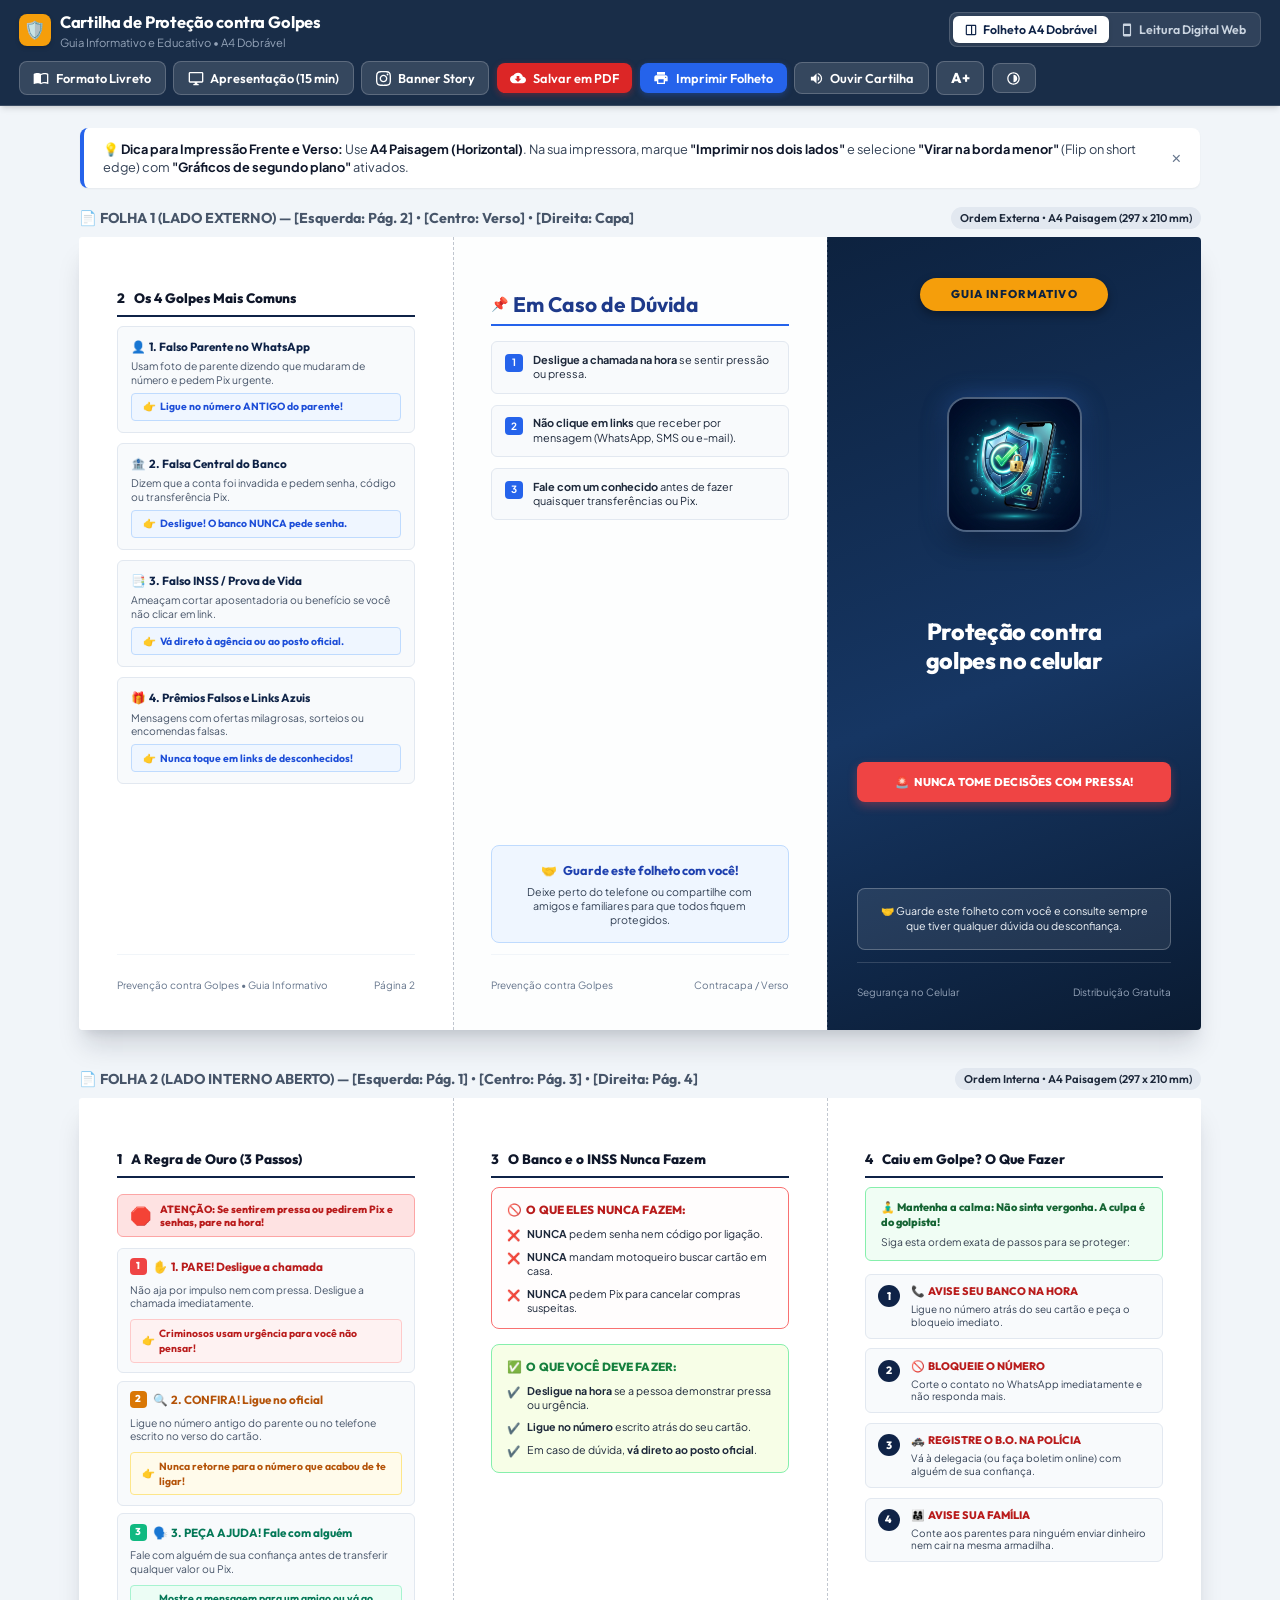
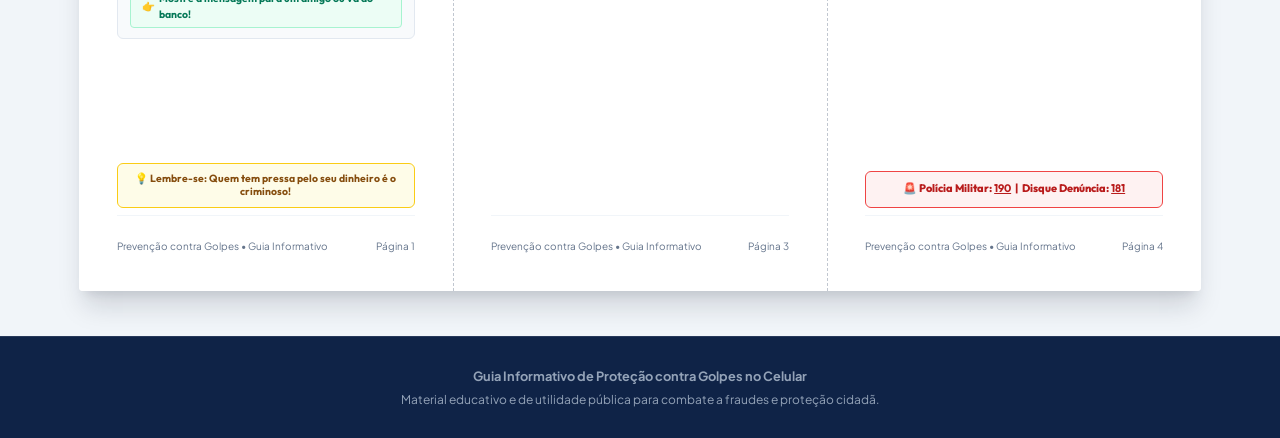
<file: index.html>
<!DOCTYPE html>
<html lang="pt-BR">

<head>
  <meta charset="UTF-8">
  <meta name="viewport" content="width=device-width, initial-scale=1.0">
  <meta name="description"
    content="Guia Informativo e Cartilha de Proteção contra Golpes no Celular. Aprenda a reconhecer golpes comuns e saiba como se proteger com dicas práticas e telefones de emergência.">
  <meta name="theme-color" content="#0d223f">
  <title>Cartilha: Proteção Contra Golpes no Celular | Guia Informativo</title>

  <link rel="stylesheet" href="style.css">

  <!-- Biblioteca html2pdf para geração de PDF em alta resolução no cliente -->
  <script src="assets/html2pdf.bundle.min.js"></script>
</head>

<body>

  <!-- ======================================================================
       BARRA SUPERIOR DE FERRAMENTAS E ACESSIBILIDADE
       ====================================================================== -->
  <header class="top-toolbar no-print">
    <div class="toolbar-container">

      <!-- Marca / Título -->
      <div class="toolbar-brand">
        <div class="brand-icon" aria-hidden="true">🛡️</div>
        <div>
          <span class="brand-title">Cartilha de Proteção contra Golpes</span>
          <span class="brand-subtitle">Guia Informativo e Educativo • A4 Dobrável</span>
        </div>
      </div>

      <!-- Controles de Modo de Visualização -->
      <div class="btn-group" role="group" aria-label="Modo de visualização">
        <button id="btnViewTrifold" class="btn-toggle active"
          title="Visualizar layout original de folheto sanfonado A4">
          <svg width="14" height="14" viewBox="0 0 24 24" fill="currentColor">
            <path
              d="M19 3H5c-1.1 0-2 .9-2 2v14c0 1.1.9 2 2 2h14c1.1 0 2-.9 2-2V5c0-1.1-.9-2-2-2zm-7 16H5V5h7v14zm7 0h-5V5h5v14z" />
          </svg>
          Folheto A4 Dobrável
        </button>
        <button id="btnViewDigital" class="btn-toggle" title="Visualizar cartilha web em leitura contínua e interativa">
          <svg width="14" height="14" viewBox="0 0 24 24" fill="currentColor">
            <path
              d="M17 1.01L7 1c-1.1 0-2 .9-2 2v18c0 1.1.9 2 2 2h10c1.1 0 2-.9 2-2V3c0-1.1-.9-1.99-2-1.99zM17 19H7V5h10v14z" />
          </svg>
          Leitura Digital Web
        </button>
      </div>

      <!-- Ações: Download PDF, Impressão e Acessibilidade -->
      <div class="toolbar-actions">
        <!-- Formato de Livreto (Capa Branca & Contracapas Vazias) -->
        <a href="livreto.html" class="btn btn-ghost"
          title="Abrir versão em formato de livreto (dobra ao meio) com capa branca e contracapas vazias">
          <svg width="16" height="16" viewBox="0 0 24 24" fill="currentColor">
            <path
              d="M21 5c-1.11-.35-2.33-.5-3.5-.5-1.95 0-4.05.4-5.5 1.5-1.45-1.1-3.55-1.5-5.5-1.5S2.45 4.9 1 6v14.65c0 .25.25.5.5.5.1 0 .15-.05.25-.05C3.1 20.45 5.05 20 6.5 20c1.95 0 4.05.4 5.5 1.5 1.35-.85 3.8-1.5 5.5-1.5 1.65 0 3.35.3 4.75 1.05.1.05.15.05.25.05.25 0 .5-.25.5-.5V6c-.6-.45-1.25-.75-2-1zm0 13.5c-1.1-.35-2.3-.5-3.5-.5-1.7 0-4.15.65-5.5 1.5V8c1.35-.85 3.8-1.5 5.5-1.5 1.2 0 2.4.15 3.5.5v11.5z" />
          </svg>
          Formato Livreto
        </a>

        <!-- Apresentação para Palestra (15 min) -->
        <a href="apresentacao.html" class="btn btn-ghost"
          title="Abrir apresentação de slides interativa para palestra de 15 minutos">
          <svg width="16" height="16" viewBox="0 0 24 24" fill="currentColor">
            <path
              d="M21 3H3c-1.1 0-2 .9-2 2v12c0 1.1.9 2 2 2h7v2H8v2h8v-2h-2v-2h7c1.1 0 2-.9 2-2V5c0-1.1-.9-2-2-2zm0 14H3V5h18v12z" />
          </svg>
          Apresentação (15 min)
        </a>

        <!-- Banner Story (Divulgação) -->
        <a href="banner-story.html" class="btn btn-ghost"
          title="Gerar banner para Stories do Instagram e Status do WhatsApp">
          <svg width="15" height="15" viewBox="0 0 24 24" fill="currentColor">
            <path
              d="M12 2.163c3.204 0 3.584.012 4.85.07 3.252.148 4.771 1.691 4.919 4.919.058 1.265.069 1.645.069 4.849 0 3.205-.012 3.584-.069 4.849-.149 3.225-1.664 4.771-4.919 4.919-1.266.058-1.644.07-4.85.07-3.204 0-3.584-.012-4.849-.07-3.26-.149-4.771-1.699-4.919-4.92-.058-1.265-.07-1.644-.07-4.849 0-3.204.013-3.583.07-4.849.149-3.227 1.664-4.771 4.919-4.919 1.266-.057 1.645-.069 4.849-.069zm0-2.163c-3.259 0-3.667.014-4.947.072-4.358.2-6.78 2.618-6.98 6.98-.059 1.281-.073 1.689-.073 4.948 0 3.259.014 3.668.072 4.948.2 4.358 2.618 6.78 6.98 6.98 1.281.058 1.689.072 4.948.072 3.259 0 3.668-.014 4.948-.072 4.354-.2 6.782-2.618 6.979-6.98.059-1.28.073-1.689.073-4.948 0-3.259-.014-3.667-.072-4.947-.196-4.354-2.617-6.78-6.979-6.98-1.281-.059-1.69-.073-4.949-.073zm0 5.838c-3.403 0-6.162 2.759-6.162 6.162s2.759 6.163 6.162 6.163 6.162-2.759 6.162-6.163c0-3.403-2.759-6.162-6.162-6.162zm0 10.162c-2.209 0-4-1.79-4-4 0-2.209 1.791-4 4-4s4 1.791 4 4c0 2.21-1.791 4-4 4zm6.406-11.845c-.796 0-1.441.645-1.441 1.44s.645 1.44 1.441 1.44c.795 0 1.439-.645 1.439-1.44s-.644-1.44-1.439-1.44z" />
          </svg>
          Banner Story
        </a>

        <!-- Salvar / Baixar PDF -->
        <button id="btnDownloadPdf" class="btn btn-pdf" title="Baixar arquivo PDF de alta resolução imediatamente">
          <svg width="16" height="16" viewBox="0 0 24 24" fill="currentColor">
            <path
              d="M19.35 10.04C18.67 6.59 15.64 4 12 4 9.11 4 6.6 5.64 5.35 8.04 2.34 8.36 0 10.91 0 14c0 3.31 2.69 6 6 6h13c2.76 0 5-2.24 5-5 0-2.64-2.05-4.78-4.65-4.96zM17 13l-5 5-5-5h3V9h4v4h3z" />
          </svg>
          Salvar em PDF
        </button>

        <!-- Diálogo de Impressão -->
        <button id="btnPrintNative" class="btn btn-print" title="Abrir janela de impressão do navegador">
          <svg width="16" height="16" viewBox="0 0 24 24" fill="currentColor">
            <path
              d="M19 8H5c-1.66 0-3 1.34-3 3v6h4v4h12v-4h4v-6c0-1.66-1.34-3-3-3zm-3 11H8v-5h8v5zm3-7c-.55 0-1-.45-1-1s.45-1 1-1 1 .45 1 1-.45 1-1 1zm-1-9H6v4h12V3z" />
          </svg>
          Imprimir Folheto
        </button>

        <!-- Leitor de Áudio -->
        <button id="btnSpeak" class="btn btn-ghost" title="Ouvir orientações da cartilha em voz alta">
          <svg width="15" height="15" viewBox="0 0 24 24" fill="currentColor">
            <path
              d="M3 9v6h4l5 5V4L7 9H3zm13.5 3c0-1.77-1.02-3.29-2.5-4.03v8.05c1.48-.73 2.5-2.25 2.5-4.02zM14 3.23v2.06c2.89.86 5 3.54 5 6.71s-2.11 5.85-5 6.71v2.06c4.01-.91 7-4.49 7-8.77s-2.99-7.86-7-8.77z" />
          </svg>
          Ouvir Cartilha
        </button>

        <!-- Acessibilidade: Tamanho de Fonte -->
        <button id="btnFontSize" class="btn btn-ghost" title="Aumentar tamanho das letras para facilitar leitura">
          <span style="font-weight: 800; font-size: 0.95rem;">A+</span>
        </button>

        <!-- Acessibilidade: Alto Contraste -->
        <button id="btnContrast" class="btn btn-ghost" title="Alternar modo de alto contraste para melhor visibilidade">
          <svg width="15" height="15" viewBox="0 0 24 24" fill="currentColor">
            <path
              d="M12 2C6.48 2 2 6.48 2 12s4.48 10 10 10 10-4.48 10-10S17.52 2 12 2zm0 18c-4.41 0-8-3.59-8-8s3.59-8 8-8 8 3.59 8 8-3.59 8-8 8zm0-14v12c3.31 0 6-2.69 6-6s-2.69-6-6-6z" />
          </svg>
        </button>
      </div>

    </div>
  </header>

  <!-- ======================================================================
       CONTEÚDO PRINCIPAL
       ====================================================================== -->
  <main class="main-wrapper">

    <!-- Dica Amigável para Salvar em PDF / Impressão -->
    <div id="printTipBar" class="print-tip-bar no-print">
      <div>
        💡 <strong>Dica para Impressão Frente e Verso:</strong> Use <strong>A4 Paisagem (Horizontal)</strong>. Na sua impressora, marque <strong>"Imprimir nos dois lados"</strong> e selecione <strong>"Virar na borda menor"</strong> (Flip on short edge) com <strong>"Gráficos de segundo plano"</strong> ativados.
      </div>
      <button id="closeTipBtn" class="close-tip" title="Fechar dica">&times;</button>
    </div>

    <!-- ====================================================================
         CONTAINER 1: FOLHETO SANFONADO A4 (FRENTE E VERSO)
         Idêntico ao arquivo PDF original em formato dobrável
         ==================================================================== -->
    <div id="trifoldPrintTarget">
      <div id="trifoldContainer" class="trifold-view-container active-view">

        <!-- =================== PÁGINA 1: EXTERNA / VERSO =================== -->
        <div class="sheet-section">
          <div class="sheet-label no-print">
            <span>📄 FOLHA 1 (LADO EXTERNO) — [Esquerda: Pág. 2] • [Centro: Verso] • [Direita: Capa]</span>
            <span class="sheet-badge">Ordem Externa • A4 Paisagem (297 x 210 mm)</span>
          </div>

          <div class="a4-sheet" id="sheetPage1">

            <!-- Painel 1 (Esquerda): Página 2 - Os 4 Golpes Mais Comuns -->
            <section class="panel panel-scams" aria-label="Os 4 Golpes Mais Comuns">
              <div class="panel-content">
                <div class="section-header-line">
                  <span class="step-num-dark">2</span>
                  <h2>Os 4 Golpes Mais Comuns</h2>
                </div>

                <div class="scams-list">
                  <!-- Golpe 1 -->
                  <div class="scam-item-card">
                    <div class="scam-header">
                      <span aria-hidden="true">👤</span>
                      <span>1. Falso Parente no WhatsApp</span>
                    </div>
                    <p class="scam-desc">Usam foto de parente dizendo que mudaram de número e pedem Pix urgente.</p>
                    <div class="scam-action">
                      <span aria-hidden="true">👉</span> Ligue no número ANTIGO do parente!
                    </div>
                  </div>

                  <!-- Golpe 2 -->
                  <div class="scam-item-card">
                    <div class="scam-header">
                      <span aria-hidden="true">🏦</span>
                      <span>2. Falsa Central do Banco</span>
                    </div>
                    <p class="scam-desc">Dizem que a conta foi invadida e pedem senha, código ou transferência Pix.</p>
                    <div class="scam-action">
                      <span aria-hidden="true">👉</span> Desligue! O banco NUNCA pede senha.
                    </div>
                  </div>

                  <!-- Golpe 3 -->
                  <div class="scam-item-card">
                    <div class="scam-header">
                      <span aria-hidden="true">📑</span>
                      <span>3. Falso INSS / Prova de Vida</span>
                    </div>
                    <p class="scam-desc">Ameaçam cortar aposentadoria ou benefício se você não clicar em link.</p>
                    <div class="scam-action">
                      <span aria-hidden="true">👉</span> Vá direto à agência ou ao posto oficial.
                    </div>
                  </div>

                  <!-- Golpe 4 -->
                  <div class="scam-item-card">
                    <div class="scam-header">
                      <span aria-hidden="true">🎁</span>
                      <span>4. Prêmios Falsos e Links Azuis</span>
                    </div>
                    <p class="scam-desc">Mensagens com ofertas milagrosas, sorteios ou encomendas falsas.</p>
                    <div class="scam-action">
                      <span aria-hidden="true">👉</span> Nunca toque em links de desconhecidos!
                    </div>
                  </div>
                </div>
              </div>

              <footer class="panel-footer">
                <span>Prevenção contra Golpes • Guia Informativo</span>
                <span>Página 2</span>
              </footer>
            </section>

            <!-- Painel 2 (Centro): Verso / Contracapa - Em Caso de Dúvida -->
            <section class="panel panel-doubt" aria-label="Verso: Em Caso de Dúvida">
              <div class="panel-content">
                <div class="section-badge-blue">
                  <span aria-hidden="true">📌</span>
                  <h2>Em Caso de Dúvida</h2>
                </div>

                <ul class="doubt-list">
                  <li class="doubt-item">
                    <span class="doubt-num">1</span>
                    <span><strong>Desligue a chamada na hora</strong> se sentir pressão ou pressa.</span>
                  </li>
                  <li class="doubt-item">
                    <span class="doubt-num">2</span>
                    <span><strong>Não clique em links</strong> que receber por mensagem (WhatsApp, SMS ou
                      e-mail).</span>
                  </li>
                  <li class="doubt-item">
                    <span class="doubt-num">3</span>
                    <span><strong>Fale com um conhecido</strong> antes de fazer quaisquer transferências ou Pix.</span>
                  </li>
                </ul>

                <div class="keep-booklet-box">
                  <h4><span aria-hidden="true">🤝</span> Guarde este folheto com você!</h4>
                  <p>Deixe perto do telefone ou compartilhe com amigos e familiares para que todos fiquem protegidos.
                  </p>
                </div>
              </div>

              <footer class="panel-footer">
                <span>Prevenção contra Golpes</span>
                <span>Contracapa / Verso</span>
              </footer>
            </section>

            <!-- Painel 3 (Direita): Capa Principal do Folheto -->
            <section class="panel panel-cover" aria-label="Capa do Guia Informativo">
              <div class="panel-content">
                <div class="cover-badge">GUIA INFORMATIVO</div>

                <div class="cover-illustration">
                  <img src="assets/cover-illustration.jpg" alt="Escudo de proteção digital e smartphone seguro"
                    width="145" height="145">
                </div>

                <h1 class="cover-title">
                  Proteção contra<br>
                  <span>golpes no celular</span>
                </h1>

                <div class="cover-alert-banner">
                  <span aria-hidden="true">🚨</span>
                  <span>NUNCA TOME DECISÕES COM PRESSA!</span>
                </div>

                <div class="cover-reminder-box">
                  <p>🤝 Guarde este folheto com você e consulte sempre que tiver qualquer dúvida ou desconfiança.</p>
                </div>
              </div>

              <footer class="panel-footer" style="border-top-color: rgba(255,255,255,0.15); color: #94a3b8;">
                <span>Segurança no Celular</span>
                <span>Distribuição Gratuita</span>
              </footer>
            </section>

          </div>
        </div>

        <!-- =================== PÁGINA 2: INTERNA / FRENTE ABERTA =================== -->
        <div class="sheet-section">
          <div class="sheet-label no-print">
            <span>📄 FOLHA 2 (LADO INTERNO ABERTO) — [Esquerda: Pág. 1] • [Centro: Pág. 3] • [Direita: Pág. 4]</span>
            <span class="sheet-badge">Ordem Interna • A4 Paisagem (297 x 210 mm)</span>
          </div>

          <div class="a4-sheet" id="sheetPage2">

            <!-- Painel 4 (Esquerda): Página 1 - A Regra de Ouro (3 Passos) -->
            <section class="panel panel-golden-rule" aria-label="A Regra de Ouro">
              <div class="panel-content">
                <div class="section-header-line">
                  <span class="step-num-dark">1</span>
                  <h2>A Regra de Ouro (3 Passos)</h2>
                </div>

                <div class="attention-banner">
                  <span class="alert-icon" aria-hidden="true">🛑</span>
                  <p>ATENÇÃO: Se sentirem pressa ou pedirem Pix e senhas, pare na hora!</p>
                </div>

                <div class="golden-steps">
                  <!-- Passo 1 -->
                  <div class="golden-step-card">
                    <div class="scam-header" style="color: #b91c1c;">
                      <span class="step-badge-mini badge-red">1</span>
                      <span aria-hidden="true">✋</span>
                      <span>1. PARE! Desligue a chamada</span>
                    </div>
                    <p class="scam-desc">Não aja por impulso nem com pressa. Desligue a chamada imediatamente.</p>
                    <div class="scam-action action-red">
                      <span aria-hidden="true">👉</span> Criminosos usam urgência para você não pensar!
                    </div>
                  </div>

                  <!-- Passo 2 -->
                  <div class="golden-step-card">
                    <div class="scam-header" style="color: #b45309;">
                      <span class="step-badge-mini badge-amber">2</span>
                      <span aria-hidden="true">🔍</span>
                      <span>2. CONFIRA! Ligue no oficial</span>
                    </div>
                    <p class="scam-desc">Ligue no número antigo do parente ou no telefone escrito no verso do cartão.</p>
                    <div class="scam-action action-amber">
                      <span aria-hidden="true">👉</span> Nunca retorne para o número que acabou de te ligar!
                    </div>
                  </div>

                  <!-- Passo 3 -->
                  <div class="golden-step-card">
                    <div class="scam-header" style="color: #047857;">
                      <span class="step-badge-mini badge-green">3</span>
                      <span aria-hidden="true">🗣️</span>
                      <span>3. PEÇA AJUDA! Fale com alguém</span>
                    </div>
                    <p class="scam-desc">Fale com alguém de sua confiança antes de transferir qualquer valor ou Pix.</p>
                    <div class="scam-action action-green">
                      <span aria-hidden="true">👉</span> Mostre a mensagem para um amigo ou vá ao banco!
                    </div>
                  </div>
                </div>

                <div class="golden-tip-box">
                  💡 <strong>Lembre-se:</strong> Quem tem pressa pelo seu dinheiro é o criminoso!
                </div>
              </div>

              <footer class="panel-footer">
                <span>Prevenção contra Golpes • Guia Informativo</span>
                <span>Página 1</span>
              </footer>
            </section>

            <!-- Painel 5 (Centro): O Banco e o INSS Nunca Fazem -->
            <section class="panel panel-rules" aria-label="O Banco e o INSS Nunca Fazem">
              <div class="panel-content">
                <div class="section-header-line">
                  <span class="step-num-dark">3</span>
                  <h2>O Banco e o INSS Nunca Fazem</h2>
                </div>

                <div class="rules-container">
                  <!-- Caixa: Nunca Fazem -->
                  <div class="rule-box box-never">
                    <div class="rule-box-title">
                      <span aria-hidden="true">🚫</span> O QUE ELES NUNCA FAZEM:
                    </div>
                    <ul class="rule-list">
                      <li>
                        <span class="rule-icon" aria-hidden="true">❌</span>
                        <span><strong>NUNCA</strong> pedem senha nem código por ligação.</span>
                      </li>
                      <li>
                        <span class="rule-icon" aria-hidden="true">❌</span>
                        <span><strong>NUNCA</strong> mandam motoqueiro buscar cartão em casa.</span>
                      </li>
                      <li>
                        <span class="rule-icon" aria-hidden="true">❌</span>
                        <span><strong>NUNCA</strong> pedem Pix para cancelar compras suspeitas.</span>
                      </li>
                    </ul>
                  </div>

                  <!-- Caixa: O que você deve fazer -->
                  <div class="rule-box box-do">
                    <div class="rule-box-title">
                      <span aria-hidden="true">✅</span> O QUE VOCÊ DEVE FAZER:
                    </div>
                    <ul class="rule-list">
                      <li>
                        <span class="rule-icon" aria-hidden="true">✔️</span>
                        <span><strong>Desligue na hora</strong> se a pessoa demonstrar pressa ou urgência.</span>
                      </li>
                      <li>
                        <span class="rule-icon" aria-hidden="true">✔️</span>
                        <span><strong>Ligue no número</strong> escrito atrás do seu cartão.</span>
                      </li>
                      <li>
                        <span class="rule-icon" aria-hidden="true">✔️</span>
                        <span>Em caso de dúvida, <strong>vá direto ao posto oficial</strong>.</span>
                      </li>
                    </ul>
                  </div>
                </div>
              </div>

              <footer class="panel-footer">
                <span>Prevenção contra Golpes • Guia Informativo</span>
                <span>Página 3</span>
              </footer>
            </section>

            <!-- Painel 6 (Direita): Caiu em Golpe? O Que Fazer -->
            <section class="panel panel-recovery" aria-label="Caiu em Golpe? O Que Fazer">
              <div class="panel-content">
                <div class="section-header-line">
                  <span class="step-num-dark">4</span>
                  <h2>Caiu em Golpe? O Que Fazer</h2>
                </div>

                <div class="calm-notice-box">
                  <strong>🧘‍♂️ Mantenha a calma: Não sinta vergonha. A culpa é do golpista!</strong>
                  <p>Siga esta ordem exata de passos para se proteger:</p>
                </div>

                <div class="recovery-steps-list">
                  <!-- Passo 1 -->
                  <div class="recovery-step-item">
                    <div class="recovery-step-num">1</div>
                    <div class="recovery-step-content">
                      <h5><span aria-hidden="true">📞</span> AVISE SEU BANCO NA HORA</h5>
                      <p>Ligue no número atrás do seu cartão e peça o bloqueio imediato.</p>
                    </div>
                  </div>

                  <!-- Passo 2 -->
                  <div class="recovery-step-item">
                    <div class="recovery-step-num">2</div>
                    <div class="recovery-step-content">
                      <h5><span aria-hidden="true">🚫</span> BLOQUEIE O NÚMERO</h5>
                      <p>Corte o contato no WhatsApp imediatamente e não responda mais.</p>
                    </div>
                  </div>

                  <!-- Passo 3 -->
                  <div class="recovery-step-item">
                    <div class="recovery-step-num">3</div>
                    <div class="recovery-step-content">
                      <h5><span aria-hidden="true">🚓</span> REGISTRE O B.O. NA POLÍCIA</h5>
                      <p>Vá à delegacia (ou faça boletim online) com alguém de sua confiança.</p>
                    </div>
                  </div>

                  <!-- Passo 4 -->
                  <div class="recovery-step-item">
                    <div class="recovery-step-num">4</div>
                    <div class="recovery-step-content">
                      <h5><span aria-hidden="true">👨‍👩‍👧</span> AVISE SUA FAMÍLIA</h5>
                      <p>Conte aos parentes para ninguém enviar dinheiro nem cair na mesma armadilha.</p>
                    </div>
                  </div>
                </div>

                <div class="police-box">
                  🚨 Polícia Militar: <a href="tel:190"><strong>190</strong></a> &nbsp;|&nbsp; Disque Denúncia: <a
                    href="tel:181"><strong>181</strong></a>
                </div>
              </div>

              <footer class="panel-footer">
                <span>Prevenção contra Golpes • Guia Informativo</span>
                <span>Página 4</span>
              </footer>
            </section>

          </div>
        </div>

      </div>
    </div>

    <!-- ====================================================================
         CONTAINER 2: MODO LEITURA DIGITAL WEB (MOBILE & INTERATIVO)
         Ideal para leitura em tela, celulares, busca e testes
         ==================================================================== -->
    <div id="digitalContainer" class="digital-view-container no-print">

      <!-- Hero Digital -->
      <section class="digital-hero">
        <div class="hero-text">
          <span class="hero-tag">GUIA INFORMATIVO DIGITAL</span>
          <h1 class="hero-title">
            Proteção contra<br>
            <span>golpes no celular</span>
          </h1>

          <div class="hero-urgent-banner">
            <span aria-hidden="true">🚨</span>
            <span>NUNCA TOME DECISÕES COM PRESSA!</span>
          </div>

          <p style="color: #cbd5e1; font-size: 0.95rem;">
            Os golpistas usam o medo e a urgência para fazer você agir sem pensar. Este guia foi feito para proteger
            você, seus familiares e suas economias.
          </p>
        </div>

        <div class="hero-image-wrap">
          <img src="assets/cover-illustration.jpg" alt="Ilustração moderna de smartphone seguro com escudo">
        </div>
      </section>

      <!-- Barra de Busca Rápida -->
      <div class="search-filter-box">
        <span class="search-icon" aria-hidden="true">🔍</span>
        <input type="text" id="digitalSearchInput" class="search-input"
          placeholder="Pesquisar por assunto: 'WhatsApp', 'Pix', 'INSS', 'Senha'..." aria-label="Buscar na cartilha">
      </div>

      <!-- Simulador Rápido / Detector de Risco -->
      <section class="digital-card" style="border-left: 5px solid #ef4444;">
        <h3 class="card-title-lg" style="color: #b91c1c;">
          <span aria-hidden="true">⚡</span> Teste Rápido: Você está em perigo agora?
        </h3>
        <p style="color: #475569; font-size: 0.95rem;">
          Marque se você estiver vivenciando alguma das situações abaixo:
        </p>

        <div class="simulator-box">
          <label class="check-item">
            <input type="checkbox" id="chkUrgency">
            <span>A pessoa do outro lado está dizendo que é <strong>urgente</strong> ou que você vai perder algo?</span>
          </label>

          <label class="check-item">
            <input type="checkbox" id="chkPix">
            <span>Estão pedindo para você transferir <strong>Pix</strong>, digitar senha ou passar código SMS?</span>
          </label>

          <label class="check-item">
            <input type="checkbox" id="chkLink">
            <span>Enviaram um <strong>link</strong> para você clicar e fazer "atualização" ou cancelamento?</span>
          </label>

          <div id="simResult" class="simulator-result"></div>
        </div>
      </section>

      <!-- Seção 1: Regra de Ouro -->
      <section class="digital-card">
        <h3 class="card-title-lg">
          <span aria-hidden="true">🛡️</span> 1. A Regra de Ouro (3 Passos de Proteção)
        </h3>

        <div class="attention-banner" style="margin-bottom: 0;">
          <span class="alert-icon" aria-hidden="true">🛑</span>
          <p>ATENÇÃO: Se sentirem pressa ou pedirem Pix e senhas, pare na hora!</p>
        </div>

        <div class="golden-steps">
          <div class="golden-step-card step-red" style="padding: 1rem 1.25rem;">
            <div class="step-badge-circle" style="width: 32px; height: 32px; font-size: 1.1rem;">1</div>
            <div class="step-card-body">
              <h4 style="font-size: 1.15rem;"><span aria-hidden="true">✋</span> PARE!</h4>
              <p style="font-size: 0.95rem;">Não aja por impulso nem com pressa. Desligue a chamada imediatamente.</p>
            </div>
          </div>

          <div class="golden-step-card step-amber" style="padding: 1rem 1.25rem;">
            <div class="step-badge-circle" style="width: 32px; height: 32px; font-size: 1.1rem;">2</div>
            <div class="step-card-body">
              <h4 style="font-size: 1.15rem;"><span aria-hidden="true">🔍</span> CONFIRA!</h4>
              <p style="font-size: 0.95rem;">Ligue no número antigo do parente ou no telefone escrito no verso do seu
                cartão.</p>
            </div>
          </div>

          <div class="golden-step-card step-green" style="padding: 1rem 1.25rem;">
            <div class="step-badge-circle" style="width: 32px; height: 32px; font-size: 1.1rem;">3</div>
            <div class="step-card-body">
              <h4 style="font-size: 1.15rem;"><span aria-hidden="true">🗣️</span> PEÇA AJUDA!</h4>
              <p style="font-size: 0.95rem;">Fale com alguém de sua confiança antes de transferir qualquer valor
                financeiro.</p>
            </div>
          </div>
        </div>
      </section>

      <!-- Seção 2: Os 4 Golpes Mais Comuns -->
      <section class="digital-card">
        <h3 class="card-title-lg">
          <span aria-hidden="true">⚠️</span> 2. Os 4 Golpes Mais Comuns no Brasil
        </h3>

        <div class="digital-scams-grid">
          <!-- Golpe 1 -->
          <div class="digital-scam-box">
            <div>
              <h4>👤 1. Falso Parente no WhatsApp</h4>
              <p>Criminosos utilizam a foto de um filho ou parente dizendo que trocaram de número e precisam de dinheiro
                com urgência para pagar uma conta.</p>
            </div>
            <div class="digital-scam-badge">
              👉 Ligue no número ANTIGO do parente!
            </div>
          </div>

          <!-- Golpe 2 -->
          <div class="digital-scam-box">
            <div>
              <h4>🏦 2. Falsa Central do Banco</h4>
              <p>Uma gravação finge ser do seu banco informando compra suspeita e pede para você digitar sua senha ou
                fazer um Pix para cancelamento.</p>
            </div>
            <div class="digital-scam-badge">
              👉 Desligue! O banco NUNCA pede senha.
            </div>
          </div>

          <!-- Golpe 3 -->
          <div class="digital-scam-box">
            <div>
              <h4>📑 3. Falso INSS / Prova de Vida</h4>
              <p>Enviam SMS ou WhatsApp avisando que seu benefício previdenciário será bloqueado se você não clicar num
                link para recadastramento.</p>
            </div>
            <div class="digital-scam-badge">
              👉 Vá direto à agência ou ao posto oficial.
            </div>
          </div>

          <!-- Golpe 4 -->
          <div class="digital-scam-box">
            <div>
              <h4>🎁 4. Prêmios Falsos e Links Azuis</h4>
              <p>Mensagens prometendo brindes, restituição do Imposto de Renda ou encomendas presas no Correios com link
                para pagamento de taxas.</p>
            </div>
            <div class="digital-scam-badge">
              👉 Nunca toque em links de desconhecidos!
            </div>
          </div>
        </div>
      </section>

      <!-- Seção 3: Regras Vitais (Nunca Fazem vs O que fazer) -->
      <section class="digital-card">
        <h3 class="card-title-lg">
          <span aria-hidden="true">📋</span> 3. O Banco e o INSS Nunca Fazem
        </h3>

        <div class="digital-rules-grid">
          <!-- O que nunca fazem -->
          <div class="digital-rule-col col-danger">
            <h4><span aria-hidden="true">🚫</span> O QUE ELES NUNCA FAZEM:</h4>
            <ul>
              <li>
                <span aria-hidden="true">❌</span>
                <span><strong>NUNCA pedem senha nem código por ligação.</strong> Nem por SMS ou WhatsApp.</span>
              </li>
              <li>
                <span aria-hidden="true">❌</span>
                <span><strong>NUNCA mandam motoqueiro buscar cartão em casa</strong> sob pretexto de perícia ou
                  clonagem.</span>
              </li>
              <li>
                <span aria-hidden="true">❌</span>
                <span><strong>NUNCA pedem Pix para cancelar compras suspeitas.</strong> Dinheiro enviado não cancela
                  nada!</span>
              </li>
            </ul>
          </div>

          <!-- O que você deve fazer -->
          <div class="digital-rule-col col-success">
            <h4><span aria-hidden="true">✅</span> O QUE VOCÊ DEVE FAZER:</h4>
            <ul>
              <li>
                <span aria-hidden="true">✔️</span>
                <span><strong>Desligue na hora</strong> se a pessoa demonstrar pressa ou agressividade.</span>
              </li>
              <li>
                <span aria-hidden="true">✔️</span>
                <span><strong>Ligue no número escrito atrás do seu cartão</strong> bancário usando outro aparelho se
                  puder.</span>
              </li>
              <li>
                <span aria-hidden="true">✔️</span>
                <span>Em caso de qualquer dúvida, <strong>vá direto ao posto oficial</strong> ou à agência
                  física.</span>
              </li>
            </ul>
          </div>
        </div>
      </section>

      <!-- Seção 4: O Que Fazer se Cair em Golpe -->
      <section class="digital-card">
        <h3 class="card-title-lg">
          <span aria-hidden="true">🚨</span> 4. Caiu em Golpe? O Que Fazer Imediatamente
        </h3>

        <div class="calm-notice-box" style="padding: 1rem 1.25rem;">
          <strong style="font-size: 1.05rem;">🧘‍♂️ Mantenha a calma: Não sinta vergonha. A culpa é do
            golpista!</strong>
          <p style="font-size: 0.95rem;">Golpistas são profissionais treinados para enganar. Não hesite em agir
            rapidamente seguindo estes 4 passos:</p>
        </div>

        <div class="recovery-steps-list">
          <div class="recovery-step-item" style="padding: 1rem 1.25rem;">
            <div class="recovery-step-num" style="width: 28px; height: 28px; font-size: 0.95rem;">1</div>
            <div class="recovery-step-content">
              <h5 style="font-size: 1rem;"><span aria-hidden="true">📞</span> AVISE SEU BANCO NA HORA</h5>
              <p style="font-size: 0.95rem;">Ligue no número oficial atrás do seu cartão e solicite o bloqueio imediato
                do Pix, cartões e aplicativo.</p>
            </div>
          </div>

          <div class="recovery-step-item" style="padding: 1rem 1.25rem;">
            <div class="recovery-step-num" style="width: 28px; height: 28px; font-size: 0.95rem;">2</div>
            <div class="recovery-step-content">
              <h5 style="font-size: 1rem;"><span aria-hidden="true">🚫</span> BLOQUEIE O NÚMERO</h5>
              <p style="font-size: 0.95rem;">Corte o contato no WhatsApp imediatamente e tire capturas de tela (prints)
                das conversas.</p>
            </div>
          </div>

          <div class="recovery-step-item" style="padding: 1rem 1.25rem;">
            <div class="recovery-step-num" style="width: 28px; height: 28px; font-size: 0.95rem;">3</div>
            <div class="recovery-step-content">
              <h5 style="font-size: 1rem;"><span aria-hidden="true">🚓</span> REGISTRE O B.O. NA POLÍCIA</h5>
              <p style="font-size: 0.95rem;">Vá à delegacia acompanhado de alguém de confiança ou registre o Boletim de
                Ocorrência pela Delegacia Eletrônica.</p>
            </div>
          </div>

          <div class="recovery-step-item" style="padding: 1rem 1.25rem;">
            <div class="recovery-step-num" style="width: 28px; height: 28px; font-size: 0.95rem;">4</div>
            <div class="recovery-step-content">
              <h5 style="font-size: 1rem;"><span aria-hidden="true">👨‍👩‍👧</span> AVISE SUA FAMÍLIA</h5>
              <p style="font-size: 0.95rem;">Comunique familiares próximos para evitar que usem sua conta ou informações
                para enganar seus parentes.</p>
            </div>
          </div>
        </div>

        <h4 style="font-family: var(--font-heading); margin-top: 1rem; color: #0f2347;">Discagem Rápida de Emergência:
        </h4>
        <div class="emergency-grid">
          <a href="tel:190" class="emergency-btn-call">
            📞 LIGAR 190
            <span>Polícia Militar (Casos Imediatos)</span>
          </a>
          <a href="tel:181" class="emergency-btn-call" style="background: #b91c1c;">
            🛡️ LIGAR 181
            <span>Disque Denúncia Anônimo</span>
          </a>
        </div>
      </section>

    </div>

  </main>

  <!-- ======================================================================
       MODAL DE INFORMAÇÕES DE IMPRESSÃO
       ====================================================================== -->
  <div id="printModal" class="modal-overlay" role="dialog" aria-modal="true" aria-labelledby="printModalTitle">
    <div class="modal-card">
      <button id="closePrintModal" class="modal-close-btn" aria-label="Fechar janela">&times;</button>
      <h3 id="printModalTitle"><span aria-hidden="true">🖨️</span> Como Salvar em PDF ou Imprimir</h3>

      <p>Para obter o melhor resultado no formato original de folheto dobrável:</p>

      <ul style="padding-left: 1.25rem; color: #334155; font-size: 0.92rem; line-height: 1.6;">
        <li><strong>Destino / Impressora:</strong> Escolha <em>"Salvar como PDF"</em> (ou sua impressora física).</li>
        <li><strong>Layout:</strong> Selecione <strong>Paisagem (Horizontal)</strong>.</li>
        <li><strong>Tamanho do papel:</strong> <strong>A4</strong>.</li>
        <li><strong>Frente e Verso (Duplex):</strong> Marque <strong>"Imprimir nos dois lados"</strong> e selecione <strong>"Virar na borda menor"</strong> (Flip on short edge).</li>
        <li><strong>Mais definições:</strong> Marque a caixa <strong>"Gráficos de segundo plano"</strong> para que as cores fiquem perfeitas.</li>
        <li><strong>Ordem das Dobras:</strong> Ao dobrar o papel, a <em>Capa</em> fica na frente, ao abrir vê-se a <em>Página 1</em>, e ao abrir totalmente revelam-se em sequência as <em>Páginas 2, 3 e 4</em>!</li>
      </ul>

      <div class="modal-actions">
        <button id="confirmPrintBtn" class="btn btn-print" style="padding: 0.6rem 1.25rem; font-size: 0.95rem;">
          Continuar para Impressão / PDF
        </button>
      </div>
    </div>
  </div>

  <!-- ======================================================================
       MODAL DE PROGRESSO DO PDF
       ====================================================================== -->
  <div id="pdfProgressModal" class="modal-overlay" role="status" aria-live="polite">
    <div class="modal-card" style="text-align: center; max-width: 420px; align-items: center;">
      <div style="font-size: 2.5rem; margin-bottom: 0.5rem;" aria-hidden="true">⏳</div>
      <h3 style="font-size: 1.2rem;">Gerando Arquivo PDF</h3>
      <p id="pdfProgressText">Preparando páginas do folheto...</p>
    </div>
  </div>

  <!-- ======================================================================
       RODAPÉ INFORMATIVO
       ====================================================================== -->
  <footer class="site-footer no-print">
    <p><strong>Guia Informativo de Proteção contra Golpes no Celular</strong></p>
    <p style="margin-top: 0.35rem; font-size: 0.8rem;">
      Material educativo e de utilidade pública para combate a fraudes e proteção cidadã.
    </p>
  </footer>

  <script src="script.js"></script>
</body>

</html>
</file>
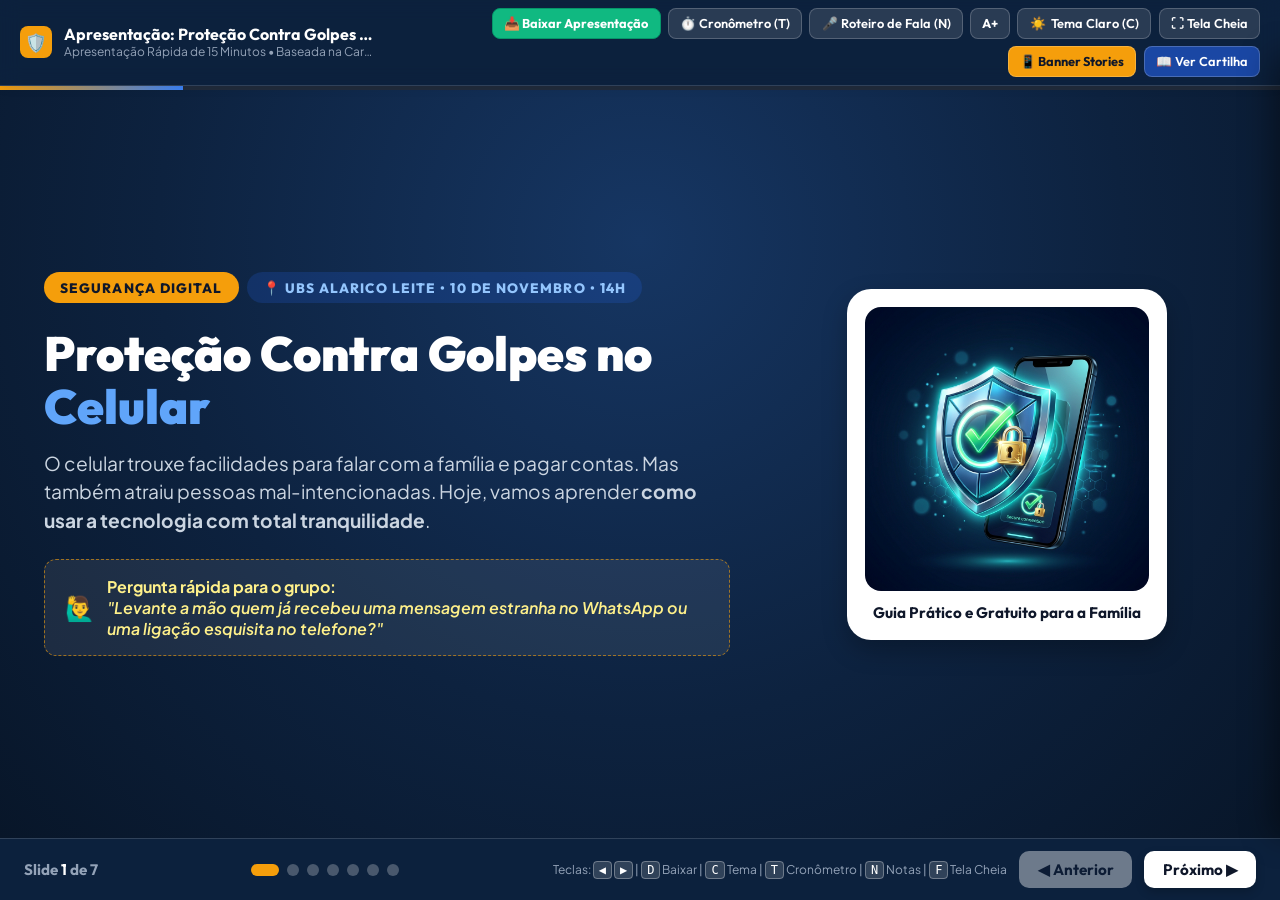
<file: apresentacao.html>
<!DOCTYPE html>
<html lang="pt-BR">

<head>
  <meta charset="UTF-8">
  <meta name="viewport" content="width=device-width, initial-scale=1.0">
  <meta name="description"
    content="Apresentação de 15 minutos para palestra com idosos sobre proteção contra golpes no celular. Baseada na Cartilha de Prevenção a Fraudes.">
  <meta name="theme-color" content="#0d223f">
  <title>Apresentação 15 min: Proteção Contra Golpes no Celular</title>

  <!-- Fontes do Projeto -->
  <link rel="preconnect" href="https://fonts.googleapis.com">
  <link rel="preconnect" href="https://fonts.gstatic.com" crossorigin>
  <link
    href="https://fonts.googleapis.com/css2?family=Outfit:wght@500;600;700;800;900&family=Plus+Jakarta+Sans:wght@400;500;600;700;800&display=swap"
    rel="stylesheet">

  <!-- Biblioteca html2pdf e dados em Base64 da capa para exportação PDF sem bloqueio CORS (file://) -->
  <script src="assets/html2pdf.bundle.min.js"></script>
  <script src="assets/cover-illustration-data.js"></script>

  <style>
    /* ==========================================================================
       DESIGN SYSTEM & SLIDES APRESENTAÇÃO 15 MINUTOS (PALESTRA IDOSOS)
       ========================================================================== */
    :root {
      /* Tipografia e Escalas */
      --font-heading: 'Outfit', -apple-system, BlinkMacSystemFont, 'Segoe UI', Roboto, sans-serif;
      --font-body: 'Plus Jakarta Sans', -apple-system, BlinkMacSystemFont, 'Segoe UI', Roboto, sans-serif;
      --slide-font-scale: 1;

      /* Cores de Alerta / Acentuação */
      --color-accent: #f59e0b;
      --color-danger: #dc2626;
      --color-danger-bg: #fef2f2;
      --color-danger-border: #fca5a5;
      --color-warning: #d97706;
      --color-warning-bg: #fffbeb;
      --color-warning-border: #fde68a;
      --color-success: #059669;
      --color-success-bg: #ecfdf5;
      --color-success-border: #a7f3d0;

      /* ====================================================================
         TEMA PADRÃO: ESCURO (Ideal para projeção e auditórios)
         ==================================================================== */
      --theme-bg-app: #081325;
      --theme-header-bg: rgba(13, 34, 63, 0.95);
      --theme-header-border: rgba(255, 255, 255, 0.15);
      --theme-header-title: #ffffff;
      --theme-header-sub: #94a3b8;

      --theme-btn-top-bg: rgba(255, 255, 255, 0.12);
      --theme-btn-top-text: #ffffff;
      --theme-btn-top-border: rgba(255, 255, 255, 0.2);
      --theme-btn-top-hover: rgba(255, 255, 255, 0.22);

      --theme-timer-bg: rgba(0, 0, 0, 0.45);
      --theme-timer-border: rgba(255, 255, 255, 0.25);
      --theme-timer-text: #ffffff;
      --theme-timer-btn: #cbd5e1;

      --theme-main-bg: radial-gradient(circle at 50% 20%, #163663 0%, #0d223f 55%, #081629 100%);

      --theme-slide-title: #ffffff;
      --theme-slide-subtitle: #cbd5e1;

      --theme-card-bg: #ffffff;
      --theme-card-text: #0f172a;
      --theme-card-desc: #334155;
      --theme-card-border: transparent;
      --theme-card-shadow: 0 10px 25px rgba(0, 0, 0, 0.25);

      --theme-cover-title: #ffffff;
      --theme-cover-span: #60a5fa;
      --theme-cover-desc: #cbd5e1;
      --theme-icebreaker-bg: rgba(255, 255, 255, 0.08);
      --theme-icebreaker-border: rgba(245, 158, 11, 0.6);
      --theme-icebreaker-text: #fef08a;

      --theme-emergency-bg: rgba(255, 255, 255, 0.12);
      --theme-emergency-border: rgba(255, 255, 255, 0.25);
      --theme-emergency-text: #ffffff;
      --theme-emergency-highlight: #fde047;

      --theme-quote-bg: rgba(16, 185, 129, 0.15);
      --theme-quote-border: #10b981;
      --theme-quote-title: #6ee7b7;
      --theme-quote-text: #f1f5f9;

      --theme-footer-bg: rgba(13, 34, 63, 0.95);
      --theme-footer-border: rgba(255, 255, 255, 0.15);
      --theme-footer-text: #94a3b8;
      --theme-dot-bg: rgba(255, 255, 255, 0.25);
      --theme-dot-hover: rgba(255, 255, 255, 0.6);

      --theme-kbd-bg: rgba(255, 255, 255, 0.15);
      --theme-kbd-border: rgba(255, 255, 255, 0.3);
      --theme-kbd-text: #ffffff;
    }

    /* ====================================================================
       TEMA CLARO: FUNDO BRANCO E MÁXIMA LUMINOSIDADE
       ==================================================================== */
    body.theme-light {
      --theme-bg-app: #ffffff;
      --theme-header-bg: #ffffff;
      --theme-header-border: #e2e8f0;
      --theme-header-title: #0f172a;
      --theme-header-sub: #64748b;

      --theme-btn-top-bg: #f8fafc;
      --theme-btn-top-text: #0f172a;
      --theme-btn-top-border: #cbd5e1;
      --theme-btn-top-hover: #e2e8f0;

      --theme-timer-bg: #ffffff;
      --theme-timer-border: #cbd5e1;
      --theme-timer-text: #0f172a;
      --theme-timer-btn: #475569;

      /* FUNDO BRANCO PURO NA ÁREA DE SLIDES */
      --theme-main-bg: #ffffff;

      --theme-slide-title: #0f2347;
      --theme-slide-subtitle: #334155;

      --theme-card-bg: #ffffff;
      --theme-card-text: #0f172a;
      --theme-card-desc: #334155;
      --theme-card-border: #e2e8f0;
      --theme-card-shadow: 0 4px 16px rgba(15, 23, 42, 0.08), 0 1px 3px rgba(15, 23, 42, 0.05);

      --theme-cover-title: #0f2347;
      --theme-cover-span: #2563eb;
      --theme-cover-desc: #334155;
      --theme-icebreaker-bg: #fefce8;
      --theme-icebreaker-border: #eab308;
      --theme-icebreaker-text: #854d0e;

      --theme-emergency-bg: #f8fafc;
      --theme-emergency-border: #cbd5e1;
      --theme-emergency-text: #0f172a;
      --theme-emergency-highlight: #dc2626;

      --theme-quote-bg: #ecfdf5;
      --theme-quote-border: #059669;
      --theme-quote-title: #065f46;
      --theme-quote-text: #1e293b;

      --theme-footer-bg: #ffffff;
      --theme-footer-border: #e2e8f0;
      --theme-footer-text: #64748b;
      --theme-dot-bg: #cbd5e1;
      --theme-dot-hover: #94a3b8;

      --theme-kbd-bg: #f1f5f9;
      --theme-kbd-border: #cbd5e1;
      --theme-kbd-text: #334155;
    }

    /* Reset e Base */
    *,
    *::before,
    *::after {
      box-sizing: border-box;
      margin: 0;
      padding: 0;
    }

    body {
      font-family: var(--font-body);
      background: var(--theme-bg-app);
      color: var(--theme-slide-title);
      overflow: hidden;
      height: 100vh;
      height: 100dvh;
      width: 100vw;
      display: flex;
      flex-direction: column;
      user-select: none;
      transition: background 0.3s ease, color 0.3s ease;
    }

    /* Ajustes de Acessibilidade: Tamanho de Fonte */
    body.font-large {
      --slide-font-scale: 1.15;
    }

    body.font-xlarge {
      --slide-font-scale: 1.3;
    }

    /* ==========================================================================
       BARRA SUPERIOR (HEADER & CONTROLES DO APRESENTADOR)
       ========================================================================== */
    .pres-header {
      background: var(--theme-header-bg);
      border-bottom: 1px solid var(--theme-header-border);
      color: var(--theme-header-title);
      padding: 0.5rem 1.25rem;
      display: flex;
      align-items: center;
      justify-content: space-between;
      gap: 0.75rem;
      z-index: 100;
      backdrop-filter: blur(10px);
      box-shadow: 0 2px 10px rgba(0, 0, 0, 0.08);
      transition: all 0.3s ease;
      flex-shrink: 0;
    }

    .pres-brand {
      display: flex;
      align-items: center;
      gap: 0.75rem;
      min-width: 0;
    }

    .pres-icon {
      width: 32px;
      height: 32px;
      background: var(--color-accent);
      border-radius: 8px;
      display: flex;
      align-items: center;
      justify-content: center;
      font-size: 1.1rem;
      color: #0f172a;
      flex-shrink: 0;
    }

    .pres-title-wrap {
      min-width: 0;
    }

    .pres-title-wrap h1 {
      font-family: var(--font-heading);
      font-size: 1rem;
      font-weight: 700;
      line-height: 1.2;
      color: var(--theme-header-title);
      white-space: nowrap;
      overflow: hidden;
      text-overflow: ellipsis;
    }

    .pres-title-wrap span {
      font-size: 0.75rem;
      color: var(--theme-header-sub);
      display: block;
      white-space: nowrap;
      overflow: hidden;
      text-overflow: ellipsis;
    }

    /* Cronômetro de 15 Minutos (Oculto por padrão, exibido sob demanda) */
    .timer-badge {
      background: var(--theme-timer-bg);
      border: 1px solid var(--theme-timer-border);
      color: var(--theme-timer-text);
      border-radius: 30px;
      padding: 0.35rem 0.85rem;
      display: none; /* Oculto por padrão */
      align-items: center;
      gap: 0.5rem;
      font-family: var(--font-heading);
      font-weight: 700;
      font-size: 0.92rem;
      letter-spacing: 0.05em;
      box-shadow: 0 2px 8px rgba(0, 0, 0, 0.1);
      transition: all 0.25s ease;
      flex-shrink: 0;
    }

    .timer-badge.visible {
      display: flex;
    }

    .timer-badge.warning {
      border-color: #f59e0b;
      color: #fbbf24;
      animation: pulse 1.5s infinite;
    }

    .timer-badge.danger {
      border-color: #ef4444;
      color: #f87171;
      animation: pulse 0.8s infinite;
    }

    @keyframes pulse {

      0%,
      100% {
        opacity: 1;
        transform: scale(1);
      }

      50% {
        opacity: 0.85;
        transform: scale(1.04);
      }
    }

    .timer-btn {
      background: none;
      border: none;
      color: var(--theme-timer-btn);
      cursor: pointer;
      font-size: 0.85rem;
      display: flex;
      align-items: center;
      transition: color 0.2s;
    }

    .timer-btn:hover {
      color: var(--theme-header-title);
    }

    /* Controles Superiores */
    .header-actions {
      display: flex;
      align-items: center;
      gap: 0.45rem;
      flex-wrap: wrap;
      justify-content: flex-end;
    }

    .btn-top {
      background: var(--theme-btn-top-bg);
      color: var(--theme-btn-top-text);
      border: 1px solid var(--theme-btn-top-border);
      padding: 0.4rem 0.7rem;
      border-radius: 8px;
      font-family: var(--font-heading);
      font-size: 0.8rem;
      font-weight: 600;
      cursor: pointer;
      display: inline-flex;
      align-items: center;
      gap: 0.35rem;
      transition: all 0.2s ease;
      text-decoration: none;
      white-space: nowrap;
      flex-shrink: 0;
    }

    .btn-top:hover {
      background: var(--theme-btn-top-hover);
      transform: translateY(-1px);
    }

    .btn-top.active {
      background: #f59e0b;
      color: #0f172a;
      border-color: #f59e0b;
    }

    .btn-top-download {
      background: #10b981;
      color: #ffffff;
      border-color: #059669;
      font-weight: 700;
    }

    .btn-top-download:hover {
      background: #059669;
      color: #ffffff;
    }

    /* Barra de Progresso Superior */
    .progress-bar-container {
      width: 100%;
      height: 4px;
      background: rgba(255, 255, 255, 0.1);
      position: relative;
      flex-shrink: 0;
    }

    .progress-bar-fill {
      height: 100%;
      background: linear-gradient(90deg, #f59e0b, #3b82f6);
      width: 14.28%;
      transition: width 0.35s ease;
    }

    /* ==========================================================================
       CONTAINER PRINCIPAL DOS SLIDES
       ========================================================================== */
    .pres-main {
      flex: 1;
      position: relative;
      display: flex;
      align-items: center;
      justify-content: center;
      padding: 1.25rem;
      background: var(--theme-main-bg);
      overflow: hidden;
      transition: background 0.3s ease;
      min-height: 0;
    }

    .slide {
      position: absolute;
      width: 94%;
      max-width: 1240px;
      height: calc(100% - 1.5rem);
      max-height: 760px;
      display: flex;
      flex-direction: column;
      justify-content: safe center;
      overflow-y: auto;
      overflow-x: hidden;
      -webkit-overflow-scrolling: touch;
      scrollbar-width: thin;
      scrollbar-color: rgba(245, 158, 11, 0.5) transparent;
      padding: 0.5rem 0.35rem;
      opacity: 0;
      visibility: hidden;
      transform: translateY(20px) scale(0.98);
      transition: opacity 0.35s ease, transform 0.35s ease, visibility 0.35s;
      pointer-events: none;
    }

    .slide > *:first-child {
      margin-top: auto;
    }

    .slide > *:last-child {
      margin-bottom: auto;
    }

    .slide.active {
      opacity: 1;
      visibility: visible;
      transform: translateY(0) scale(1);
      pointer-events: auto;
    }

    /* Header do Slide */
    .slide-pill-badge {
      align-self: flex-start;
      display: inline-flex;
      align-items: center;
      gap: 0.5rem;
      background: rgba(245, 158, 11, 0.18);
      border: 1px solid rgba(245, 158, 11, 0.4);
      color: #fbbf24;
      padding: 0.35rem 0.85rem;
      border-radius: 20px;
      font-family: var(--font-heading);
      font-weight: 700;
      font-size: calc(0.85rem * var(--slide-font-scale));
      margin-bottom: 0.75rem;
      text-transform: uppercase;
      letter-spacing: 0.05em;
    }

    .slide-title {
      font-family: var(--font-heading);
      font-size: calc(2.3rem * var(--slide-font-scale));
      font-weight: 800;
      line-height: 1.15;
      margin-bottom: 0.5rem;
      color: var(--theme-slide-title);
      letter-spacing: -0.02em;
      transition: color 0.3s ease;
    }

    .slide-subtitle {
      font-size: calc(1.15rem * var(--slide-font-scale));
      color: var(--theme-slide-subtitle);
      margin-bottom: 1.5rem;
      line-height: 1.4;
      max-width: 900px;
      transition: color 0.3s ease;
    }

    /* Grid e Cards de Conteúdo */
    .slide-grid-4 {
      display: grid;
      grid-template-columns: repeat(4, 1fr);
      gap: 1.25rem;
      margin-top: 0.5rem;
    }

    .slide-grid-3 {
      display: grid;
      grid-template-columns: repeat(3, 1fr);
      gap: 1.5rem;
      margin-top: 0.5rem;
    }

    .slide-grid-2 {
      display: grid;
      grid-template-columns: 1fr 1fr;
      gap: 1.75rem;
      margin-top: 0.5rem;
    }

    /* Cartão de Conteúdo Branco / Alto Contraste */
    .slide-card {
      background: var(--theme-card-bg);
      color: var(--theme-card-text);
      border-radius: 16px;
      padding: 1.35rem 1.25rem;
      display: flex;
      flex-direction: column;
      box-shadow: var(--theme-card-shadow);
      border: 2px solid var(--theme-card-border);
      transition: transform 0.25s ease, box-shadow 0.25s ease, background 0.3s ease, border 0.3s ease;
    }

    .slide-card:hover {
      transform: translateY(-4px);
      box-shadow: 0 16px 30px rgba(0, 0, 0, 0.2);
    }

    .slide-card-header {
      display: flex;
      align-items: center;
      gap: 0.65rem;
      margin-bottom: 0.75rem;
    }

    .slide-card-icon {
      font-size: 1.7rem;
      line-height: 1;
    }

    .slide-card-title {
      font-family: var(--font-heading);
      font-size: calc(1.15rem * var(--slide-font-scale));
      font-weight: 700;
      line-height: 1.25;
      color: #0f172a;
    }

    .slide-card-desc {
      font-size: calc(0.95rem * var(--slide-font-scale));
      color: #334155;
      line-height: 1.45;
      flex: 1;
    }

    .slide-action-box {
      margin-top: 1rem;
      padding: 0.75rem;
      border-radius: 10px;
      font-weight: 700;
      font-size: calc(0.88rem * var(--slide-font-scale));
      display: flex;
      align-items: center;
      gap: 0.4rem;
    }

    .action-danger {
      background: #fef2f2;
      color: #991b1b;
      border: 1px solid #fecaca;
    }

    .action-warning {
      background: #fffbeb;
      color: #92400e;
      border: 1px solid #fde68a;
    }

    .action-success {
      background: #ecfdf5;
      color: #065f46;
      border: 1px solid #a7f3d0;
    }

    /* Banner Gigante de Atenção */
    .banner-urgent {
      background: linear-gradient(135deg, #dc2626 0%, #b91c1c 100%);
      color: #ffffff;
      padding: 1rem 1.5rem;
      border-radius: 12px;
      font-family: var(--font-heading);
      font-size: calc(1.15rem * var(--slide-font-scale));
      font-weight: 800;
      display: flex;
      align-items: center;
      gap: 0.75rem;
      margin-bottom: 1.25rem;
      box-shadow: 0 6px 16px rgba(220, 38, 38, 0.4);
      letter-spacing: 0.02em;
    }

    /* Slide Capa Especial */
    .cover-slide-content {
      display: flex;
      align-items: center;
      justify-content: space-between;
      gap: 3rem;
    }

    .cover-left {
      flex: 1.2;
    }

    .cover-right {
      flex: 0.8;
      display: flex;
      justify-content: center;
      align-items: center;
    }

    .cover-badge-large {
      display: inline-block;
      background: #f59e0b;
      color: #0f172a;
      font-family: var(--font-heading);
      font-size: 0.85rem;
      font-weight: 800;
      padding: 0.4rem 1rem;
      border-radius: 20px;
      margin-bottom: 1rem;
      text-transform: uppercase;
      letter-spacing: 0.08em;
    }

    .cover-hero-title {
      font-family: var(--font-heading);
      font-size: calc(3rem * var(--slide-font-scale));
      font-weight: 900;
      line-height: 1.1;
      margin-bottom: 1rem;
      color: var(--theme-cover-title);
      transition: color 0.3s ease;
    }

    .cover-hero-title span {
      color: var(--theme-cover-span);
    }

    .cover-hero-desc {
      font-size: calc(1.2rem * var(--slide-font-scale));
      color: var(--theme-cover-desc);
      line-height: 1.5;
      margin-bottom: 1.5rem;
      transition: color 0.3s ease;
    }

    .cover-icebreaker {
      background: var(--theme-icebreaker-bg);
      border: 1px dashed var(--theme-icebreaker-border);
      border-radius: 12px;
      padding: 1rem 1.25rem;
      display: flex;
      align-items: center;
      gap: 0.75rem;
      color: var(--theme-icebreaker-text);
      font-size: calc(1rem * var(--slide-font-scale));
      font-weight: 600;
      transition: all 0.3s ease;
    }

    .cover-image-card {
      background: var(--theme-card-bg);
      padding: 1rem;
      border-radius: 24px;
      box-shadow: var(--theme-card-shadow);
      border: 2px solid var(--theme-card-border);
      max-width: 320px;
      text-align: center;
      transition: all 0.3s ease;
    }

    .cover-image-card img {
      width: 100%;
      height: auto;
      border-radius: 16px;
      display: block;
    }

    .cover-image-card p {
      color: var(--theme-card-text);
      font-family: var(--font-heading);
      font-weight: 700;
      margin-top: 0.75rem;
      font-size: 0.95rem;
    }

    /* ==========================================================================
       RODAPÉ DE NAVEGAÇÃO DOS SLIDES
       ========================================================================== */
    .pres-footer {
      background: var(--theme-footer-bg);
      border-top: 1px solid var(--theme-footer-border);
      padding: 0.75rem 1.5rem;
      display: flex;
      align-items: center;
      justify-content: space-between;
      gap: 1rem;
      z-index: 100;
      transition: all 0.3s ease;
    }

    .slide-counter {
      font-family: var(--font-heading);
      font-weight: 700;
      font-size: 0.95rem;
      color: var(--theme-footer-text);
    }

    .slide-counter strong {
      color: var(--theme-header-title);
    }

    .dots-nav {
      display: flex;
      align-items: center;
      gap: 0.5rem;
    }

    .dot-btn {
      width: 12px;
      height: 12px;
      border-radius: 50%;
      background: var(--theme-dot-bg);
      border: none;
      cursor: pointer;
      transition: all 0.2s;
    }

    .dot-btn:hover {
      background: var(--theme-dot-hover);
      transform: scale(1.2);
    }

    .dot-btn.active {
      background: #f59e0b;
      width: 28px;
      border-radius: 10px;
    }

    .nav-buttons {
      display: flex;
      align-items: center;
      gap: 0.75rem;
    }

    .btn-nav {
      background: #ffffff;
      color: #0f172a;
      border: none;
      padding: 0.55rem 1.15rem;
      border-radius: 10px;
      font-family: var(--font-heading);
      font-size: 0.95rem;
      font-weight: 700;
      cursor: pointer;
      display: inline-flex;
      align-items: center;
      gap: 0.4rem;
      box-shadow: 0 4px 10px rgba(0, 0, 0, 0.2);
      transition: all 0.2s ease;
    }

    .btn-nav:hover:not(:disabled) {
      background: #f59e0b;
      transform: translateY(-2px);
      box-shadow: 0 6px 14px rgba(0, 0, 0, 0.3);
    }

    .btn-nav:disabled {
      opacity: 0.4;
      cursor: not-allowed;
      box-shadow: none;
    }

    /* ==========================================================================
       PAINEL LATERAL: NOTAS DO APRESENTADOR (RETRÁTIL)
       ========================================================================== */
    .presenter-drawer {
      position: fixed;
      top: 55px;
      right: 0;
      width: 420px;
      max-width: 90vw;
      height: calc(100vh - 120px);
      background: #ffffff;
      color: #0f172a;
      box-shadow: -8px 0 30px rgba(0, 0, 0, 0.4);
      z-index: 200;
      border-left: 3px solid #f59e0b;
      transform: translateX(100%);
      transition: transform 0.35s cubic-bezier(0.16, 1, 0.3, 1);
      display: flex;
      flex-direction: column;
    }

    .presenter-drawer.open {
      transform: translateX(0);
    }

    .drawer-header {
      background: #0d223f;
      color: #ffffff;
      padding: 1rem 1.25rem;
      display: flex;
      align-items: center;
      justify-content: space-between;
    }

    .drawer-header h3 {
      font-family: var(--font-heading);
      font-size: 1.1rem;
      font-weight: 700;
      display: flex;
      align-items: center;
      gap: 0.5rem;
    }

    .drawer-close {
      background: none;
      border: none;
      color: #cbd5e1;
      font-size: 1.4rem;
      cursor: pointer;
    }

    .drawer-body {
      padding: 1.25rem;
      overflow-y: auto;
      flex: 1;
      font-size: 0.95rem;
      line-height: 1.55;
    }

    .note-section {
      margin-bottom: 1.25rem;
      background: #f8fafc;
      padding: 0.9rem 1rem;
      border-radius: 10px;
      border-left: 4px solid #3b82f6;
    }

    .note-section.tip {
      border-left-color: #10b981;
      background: #ecfdf5;
    }

    .note-section.ask {
      border-left-color: #f59e0b;
      background: #fffbeb;
    }

    .note-label {
      font-family: var(--font-heading);
      font-size: 0.8rem;
      font-weight: 800;
      text-transform: uppercase;
      letter-spacing: 0.05em;
      margin-bottom: 0.35rem;
      display: block;
    }

    .note-spoken {
      font-style: italic;
      color: #1e293b;
      font-weight: 500;
      border-left: 2px solid #cbd5e1;
      padding-left: 0.65rem;
      margin-top: 0.4rem;
    }

    /* Modal de Atalhos de Teclado */
    .shortcuts-hint {
      font-size: 0.75rem;
      color: var(--theme-footer-text);
      display: flex;
      align-items: center;
      gap: 0.75rem;
      transition: color 0.3s ease;
    }

    .kbd {
      background: var(--theme-kbd-bg);
      border: 1px solid var(--theme-kbd-border);
      border-radius: 4px;
      padding: 1px 5px;
      font-family: monospace;
      color: var(--theme-kbd-text);
      transition: all 0.3s ease;
    }

    /* Banner de Telefones de Emergência (Slide 6) */
    .emergency-bar {
      margin-top: 1.5rem;
      background: var(--theme-emergency-bg);
      border: 1px solid var(--theme-emergency-border);
      border-radius: 12px;
      padding: 1rem 1.5rem;
      display: flex;
      align-items: center;
      justify-content: space-around;
      flex-wrap: wrap;
      gap: 1rem;
      color: var(--theme-emergency-text);
      box-shadow: 0 4px 12px rgba(0, 0, 0, 0.05);
      transition: all 0.3s ease;
    }

    .emergency-title {
      font-family: var(--font-heading);
      font-size: calc(1.1rem * var(--slide-font-scale));
      font-weight: 700;
    }

    .emergency-num {
      color: var(--theme-emergency-highlight);
      font-weight: 800;
    }

    /* Caixa de Recado / Encerramento (Slide 7) */
    .quote-recap-box {
      background: var(--theme-quote-bg);
      border: 2px solid var(--theme-quote-border);
      border-radius: 16px;
      padding: 1.25rem;
      margin-bottom: 1.5rem;
      transition: all 0.3s ease;
    }

    .quote-title {
      font-family: var(--font-heading);
      color: var(--theme-quote-title);
      font-size: 1.2rem;
      margin-bottom: 0.4rem;
    }

    .quote-text {
      color: var(--theme-quote-text);
      font-size: calc(1.05rem * var(--slide-font-scale));
    }

    /* Dica de deslize (Swipe) visível apenas em telas touch / mobile / tablet */
    .mobile-swipe-hint {
      display: none;
      align-items: center;
      justify-content: center;
      gap: 0.4rem;
      font-size: 0.75rem;
      color: var(--theme-footer-text);
      text-align: center;
      padding: 0.25rem 0.5rem;
      background: rgba(245, 158, 11, 0.12);
      border-top: 1px solid rgba(245, 158, 11, 0.25);
      font-weight: 600;
      flex-shrink: 0;
    }

    /* ==========================================================================
       MODAL DE DOWNLOAD DA APRESENTAÇÃO (PDF / HTML OFFLINE / IMPRESSÃO)
       ========================================================================== */
    .download-modal-backdrop {
      position: fixed;
      inset: 0;
      background: rgba(8, 19, 37, 0.8);
      backdrop-filter: blur(6px);
      z-index: 400;
      display: none;
      align-items: center;
      justify-content: center;
      padding: 1rem;
    }

    .download-modal-backdrop.open {
      display: flex;
    }

    .download-modal {
      background: #ffffff;
      color: #0f172a;
      width: 100%;
      max-width: 520px;
      border-radius: 20px;
      box-shadow: 0 25px 50px rgba(0, 0, 0, 0.5);
      overflow: hidden;
      border: 2px solid #f59e0b;
      animation: modalFadeIn 0.25s ease;
    }

    @keyframes modalFadeIn {
      from {
        opacity: 0;
        transform: translateY(12px) scale(0.97);
      }
      to {
        opacity: 1;
        transform: translateY(0) scale(1);
      }
    }

    .download-modal-header {
      background: #0d223f;
      color: #ffffff;
      padding: 1.1rem 1.35rem;
      display: flex;
      align-items: center;
      justify-content: space-between;
    }

    .download-modal-header h3 {
      font-family: var(--font-heading);
      font-size: 1.15rem;
      font-weight: 800;
      display: flex;
      align-items: center;
      gap: 0.5rem;
    }

    .download-modal-close {
      background: rgba(255, 255, 255, 0.12);
      border: none;
      color: #ffffff;
      width: 32px;
      height: 32px;
      border-radius: 8px;
      font-size: 1.25rem;
      cursor: pointer;
      display: flex;
      align-items: center;
      justify-content: center;
    }

    .download-modal-body {
      padding: 1.35rem;
      display: flex;
      flex-direction: column;
      gap: 0.9rem;
    }

    .download-modal-desc {
      font-size: 0.92rem;
      color: #475569;
      line-height: 1.45;
    }

    .download-option-btn {
      width: 100%;
      background: #f8fafc;
      border: 2px solid #e2e8f0;
      border-radius: 14px;
      padding: 1rem 1.15rem;
      display: flex;
      align-items: center;
      gap: 1rem;
      cursor: pointer;
      text-align: left;
      transition: all 0.2s ease;
      font-family: var(--font-body);
    }

    .download-option-btn:hover:not(:disabled) {
      border-color: #f59e0b;
      background: #fffbeb;
      transform: translateY(-2px);
      box-shadow: 0 8px 20px rgba(15, 23, 42, 0.08);
    }

    .download-option-btn.primary {
      background: #ecfdf5;
      border-color: #10b981;
    }

    .download-option-btn.primary:hover:not(:disabled) {
      background: #d1fae5;
      border-color: #059669;
    }

    .download-option-btn:disabled {
      opacity: 0.65;
      cursor: wait;
    }

    .download-opt-icon {
      width: 46px;
      height: 46px;
      border-radius: 12px;
      background: #ffffff;
      display: flex;
      align-items: center;
      justify-content: center;
      font-size: 1.5rem;
      box-shadow: 0 2px 8px rgba(0, 0, 0, 0.08);
      flex-shrink: 0;
    }

    .download-opt-info {
      flex: 1;
    }

    .download-opt-title {
      font-family: var(--font-heading);
      font-size: 1.02rem;
      font-weight: 800;
      color: #0f172a;
      display: block;
      margin-bottom: 0.2rem;
    }

    .download-opt-sub {
      font-size: 0.82rem;
      color: #475569;
      line-height: 1.35;
      display: block;
    }

    .pdf-status-banner {
      display: none;
      align-items: center;
      gap: 0.65rem;
      background: #eff6ff;
      border: 1px solid #93c5fd;
      color: #1e3a8a;
      padding: 0.75rem 1rem;
      border-radius: 10px;
      font-size: 0.88rem;
      font-weight: 700;
    }

    .pdf-status-banner.active {
      display: flex;
    }

    /* Container oculto para renderização fiel do PDF em Widescreen/A4 Paisagem */
    #pdfExportDeck {
      position: fixed;
      left: -9999px;
      top: 0;
      width: 1122px;
      z-index: -1;
      pointer-events: none;
    }

    .pdf-slide-page {
      width: 1122px;
      height: 793px;
      padding: 42px 54px;
      background: radial-gradient(circle at 50% 20%, #163663 0%, #0d223f 55%, #081629 100%);
      color: #ffffff;
      display: flex;
      flex-direction: column;
      justify-content: center;
      position: relative;
      box-sizing: border-box;
      overflow: hidden;
      page-break-after: always;
      break-after: page;
    }

    .pdf-slide-page.theme-light-page {
      background: #ffffff;
      color: #0f2347;
    }

    .pdf-slide-page:last-child {
      page-break-after: avoid;
      break-after: avoid;
    }

    .pdf-slide-footer-tag {
      position: absolute;
      bottom: 16px;
      right: 36px;
      font-family: var(--font-heading);
      font-size: 0.78rem;
      color: rgba(255, 255, 255, 0.55);
      font-weight: 600;
    }

    .pdf-slide-page.theme-light-page .pdf-slide-footer-tag {
      color: #64748b;
    }

    /* Garante layout desktop widescreen na exportação PDF mesmo quando baixado pelo celular */
    .pdf-slide-page #btnSlide7Download {
      display: none !important;
    }

    .pdf-slide-page .slide-grid-4 {
      grid-template-columns: repeat(4, 1fr) !important;
      gap: 1.25rem !important;
    }

    .pdf-slide-page .slide-grid-3 {
      grid-template-columns: repeat(3, 1fr) !important;
      gap: 1.5rem !important;
    }

    .pdf-slide-page .slide-grid-2 {
      grid-template-columns: 1fr 1fr !important;
      gap: 1.75rem !important;
    }

    .pdf-slide-page .cover-slide-content {
      flex-direction: row !important;
      gap: 3rem !important;
    }

    .pdf-slide-page .cover-image-card {
      max-width: 300px !important;
      flex-direction: column !important;
      text-align: center !important;
      padding: 1rem !important;
    }

    .pdf-slide-page .cover-image-card img {
      width: 100% !important;
      height: auto !important;
    }

    /* ==========================================================================
       RESPONSIVIDADE COMPLETA (TABLETS, CELULARES E TELAS COMPACTAS)
       ========================================================================== */
    @media (max-width: 1180px) {
      .shortcuts-hint {
        display: none;
      }

      .hide-tablet {
        display: none;
      }
    }

    /* Tablets e Telas Médias (até 1024px) */
    @media (max-width: 1024px) {
      .pres-header {
        flex-wrap: wrap;
        padding: 0.5rem 0.9rem;
        gap: 0.5rem;
      }

      .pres-title-wrap span {
        display: none;
      }

      .header-actions {
        width: 100%;
        justify-content: flex-start;
        flex-wrap: nowrap;
        overflow-x: auto;
        -webkit-overflow-scrolling: touch;
        scrollbar-width: none;
        padding-bottom: 2px;
      }

      .header-actions::-webkit-scrollbar {
        display: none;
      }

      .pres-main {
        padding: 0.75rem 1rem;
      }

      .slide {
        width: 100%;
        height: 100%;
        max-height: none;
        justify-content: flex-start;
        padding: 0.5rem 0.25rem 1.25rem;
      }

      .slide > *:first-child {
        margin-top: 0;
      }

      .slide > *:last-child {
        margin-bottom: 0;
      }

      .slide-grid-4 {
        grid-template-columns: repeat(2, 1fr);
        gap: 1rem;
      }

      .slide-grid-3 {
        grid-template-columns: repeat(2, 1fr);
        gap: 1rem;
      }

      .slide-grid-2 {
        grid-template-columns: 1fr 1fr;
        gap: 1rem;
      }

      .cover-slide-content {
        gap: 1.5rem;
      }

      .cover-hero-title {
        font-size: calc(2.35rem * var(--slide-font-scale));
      }

      .slide-title {
        font-size: calc(1.85rem * var(--slide-font-scale));
      }

      .mobile-swipe-hint {
        display: flex;
      }
    }

    /* Celulares e Tablets em Retrato (até 768px) */
    @media (max-width: 768px) {
      .pres-header {
        padding: 0.45rem 0.75rem;
        gap: 0.4rem;
      }

      .pres-icon {
        width: 28px;
        height: 28px;
        font-size: 0.95rem;
      }

      .pres-title-wrap h1 {
        font-size: 0.88rem;
      }

      .timer-badge {
        padding: 0.25rem 0.65rem;
        font-size: 0.82rem;
      }

      .btn-top {
        padding: 0.36rem 0.62rem;
        font-size: 0.76rem;
        border-radius: 7px;
      }

      .hide-mobile {
        display: none;
      }

      .pres-main {
        padding: 0.65rem 0.85rem;
      }

      .slide {
        padding: 0.35rem 0.15rem 1rem;
      }

      .slide-pill-badge {
        font-size: calc(0.75rem * var(--slide-font-scale));
        padding: 0.28rem 0.7rem;
        margin-bottom: 0.5rem;
      }

      .slide-title {
        font-size: calc(1.45rem * var(--slide-font-scale));
        line-height: 1.2;
        margin-bottom: 0.4rem;
      }

      .slide-subtitle {
        font-size: calc(0.95rem * var(--slide-font-scale));
        margin-bottom: 0.9rem;
      }

      .banner-urgent {
        padding: 0.75rem 0.95rem;
        font-size: calc(0.92rem * var(--slide-font-scale));
        margin-bottom: 0.9rem;
        gap: 0.55rem;
      }

      .slide-grid-4,
      .slide-grid-3,
      .slide-grid-2 {
        grid-template-columns: 1fr;
        gap: 0.8rem;
      }

      .slide-card {
        padding: 1rem;
        border-radius: 14px;
      }

      .slide-card-icon {
        font-size: 1.45rem;
      }

      .slide-card-title {
        font-size: calc(1.05rem * var(--slide-font-scale));
      }

      .slide-card-desc {
        font-size: calc(0.9rem * var(--slide-font-scale));
      }

      .slide-action-box {
        margin-top: 0.65rem;
        padding: 0.55rem 0.7rem;
        font-size: calc(0.84rem * var(--slide-font-scale));
      }

      /* Capa e Encerramento no Celular */
      .cover-slide-content {
        flex-direction: column;
        gap: 1rem;
      }

      .cover-left {
        width: 100%;
      }

      .cover-right {
        width: 100%;
        display: flex;
        justify-content: center;
      }

      .cover-image-card {
        max-width: 100%;
        width: 100%;
        display: flex;
        align-items: center;
        gap: 0.85rem;
        padding: 0.75rem;
        border-radius: 16px;
        text-align: left;
      }

      .cover-image-card img {
        width: 80px;
        height: 80px;
        object-fit: cover;
        border-radius: 12px;
        flex-shrink: 0;
      }

      .cover-image-card p {
        margin-top: 0;
        font-size: 0.9rem;
      }

      .cover-badge-large {
        font-size: 0.72rem;
        padding: 0.3rem 0.7rem;
        margin-bottom: 0.4rem;
      }

      .cover-hero-title {
        font-size: calc(1.65rem * var(--slide-font-scale));
        margin-bottom: 0.65rem;
      }

      .cover-hero-desc {
        font-size: calc(0.96rem * var(--slide-font-scale));
        margin-bottom: 0.9rem;
      }

      .cover-icebreaker {
        padding: 0.75rem 0.9rem;
        font-size: calc(0.88rem * var(--slide-font-scale));
      }

      .emergency-bar {
        margin-top: 0.9rem;
        padding: 0.85rem 1rem;
        flex-direction: column;
        align-items: flex-start;
        gap: 0.45rem;
        font-size: 0.9rem;
      }

      .quote-recap-box {
        padding: 0.9rem 1rem;
        margin-bottom: 1rem;
      }

      .quote-title {
        font-size: 1.05rem;
      }

      .quote-text {
        font-size: calc(0.92rem * var(--slide-font-scale));
      }

      /* Rodapé compacto no celular */
      .pres-footer {
        padding: 0.55rem 0.75rem;
        gap: 0.5rem;
      }

      .slide-counter {
        font-size: 0.82rem;
      }

      .dot-btn {
        width: 9px;
        height: 9px;
      }

      .dot-btn.active {
        width: 20px;
      }

      .nav-buttons {
        gap: 0.45rem;
      }

      .btn-nav {
        padding: 0.45rem 0.8rem;
        font-size: 0.82rem;
        border-radius: 8px;
      }

      /* Gaveta de Notas em tela cheia no celular */
      .presenter-drawer {
        top: 0;
        width: 100vw;
        max-width: 100vw;
        height: 100vh;
        height: 100dvh;
        z-index: 350;
      }
    }

    /* Celulares Pequenos (até 420px) */
    @media (max-width: 420px) {
      .dots-nav {
        gap: 0.3rem;
      }

      .dot-btn {
        width: 7px;
        height: 7px;
      }

      .dot-btn.active {
        width: 16px;
      }

      .btn-nav {
        padding: 0.42rem 0.65rem;
        font-size: 0.78rem;
      }
    }

    /* Suporte a Impressão / Exportação PDF (Apostila de Slides) */
    @media print {
      @page {
        size: A4 landscape;
        margin: 0;
      }

      body {
        overflow: visible !important;
        height: auto !important;
        background: #ffffff !important;
        color: #0f172a !important;
      }

      .pres-header,
      .pres-footer,
      .mobile-swipe-hint,
      .progress-bar-container,
      .presenter-drawer,
      .download-modal-backdrop,
      #pdfExportDeck {
        display: none !important;
      }

      .pres-main {
        display: block !important;
        background: none !important;
        padding: 0 !important;
      }

      .slide {
        position: relative !important;
        width: 100% !important;
        max-width: 100% !important;
        height: 100vh !important;
        max-height: none !important;
        opacity: 1 !important;
        visibility: visible !important;
        transform: none !important;
        page-break-after: always;
        break-after: page;
        padding: 15mm !important;
        background: #0d223f !important;
        color: #ffffff !important;
        box-sizing: border-box;
        overflow: hidden !important;
      }

      .slide:last-child {
        page-break-after: avoid;
        break-after: avoid;
      }
    }
  </style>
</head>

<body>

  <!-- ======================================================================
       HEADER SUPERIOR COM CONTROLES & CRONÔMETRO DE 15 MIN
       ====================================================================== -->
  <header class="pres-header">
    <div class="pres-brand">
      <div class="pres-icon" aria-hidden="true">🛡️</div>
      <div class="pres-title-wrap">
        <h1>Apresentação: Proteção Contra Golpes no Celular</h1>
        <span>Apresentação Rápida de 15 Minutos • Baseada na Cartilha Oficial</span>
      </div>
    </div>

    <!-- Cronômetro da Palestra -->
    <div class="timer-badge" id="timerBadge" title="Cronômetro regressivo da palestra de 15 min">
      <span aria-hidden="true">⏱️</span>
      <span id="timerDisplay">15:00</span>
      <button class="timer-btn" id="btnToggleTimer" title="Iniciar / Pausar cronômetro">▶</button>
      <button class="timer-btn" id="btnResetTimer" title="Reiniciar cronômetro para 15:00">↺</button>
    </div>

    <!-- Ações e Modos -->
    <div class="header-actions">
      <!-- Baixar Apresentação -->
      <button id="btnOpenDownloadModal" class="btn-top btn-top-download" title="Baixar apresentação em PDF ou arquivo Offline (Tecla D)">
        <span>📥 Baixar Apresentação</span>
      </button>

      <!-- Mostrar / Ocultar Cronômetro -->
      <button id="btnToggleTimerVisibility" class="btn-top" title="Mostrar ou ocultar o cronômetro na tela (Tecla T)">
        <span>⏱️ Cronômetro<span class="hide-mobile"> (T)</span></span>
      </button>

      <!-- Notas do Apresentador -->
      <button id="btnToggleNotes" class="btn-top" title="Abrir roteiro de fala e notas para o palestrante (Tecla N)">
        <span>🎤 Roteiro<span class="hide-mobile"> de Fala (N)</span></span>
      </button>

      <!-- Aumentar Fonte -->
      <button id="btnPresFontSize" class="btn-top" title="Aumentar tamanho das letras para projetor ou celular">
        <strong>A+</strong>
      </button>

      <!-- Alternar Tema Claro / Escuro -->
      <button id="btnToggleTheme" class="btn-top" title="Alternar entre Tema Claro (Fundo Branco) e Tema Escuro (Tecla C)">
        <span id="themeBtnIcon">☀️</span>
        <span id="themeBtnText">Tema Claro<span class="hide-mobile"> (C)</span></span>
      </button>

      <!-- Tela Cheia -->
      <button id="btnFullscreen" class="btn-top" title="Alternar tela cheia para projeção (Tecla F)">
        <span>⛶ Tela Cheia</span>
      </button>

      <!-- Banner Stories (Divulgação) -->
      <a href="banner-story.html" class="btn-top" style="background: #f59e0b; color: #0f172a; font-weight: 700;"
        title="Abrir gerador e download do Banner para Stories (10 de Nov - UBS Alarico Leite)">
        <span>📱 Banner Stories</span>
      </a>

      <!-- Voltar para Cartilha -->
      <a href="index.html" class="btn-top" style="background: rgba(37, 99, 235, 0.6);"
        title="Voltar ao site da Cartilha">
        <span>📖 Ver Cartilha</span>
      </a>
    </div>
  </header>

  <!-- Barra de Progresso Superior -->
  <div class="progress-bar-container">
    <div class="progress-bar-fill" id="progressBar"></div>
  </div>

  <!-- ======================================================================
       ÁREA PRINCIPAL: SLIDES DA PALESTRA
       ====================================================================== -->
  <main class="pres-main">

    <!-- ====================================================================
         SLIDE 1: CAPA & QUEBRA-GELO (00:00 a 02:00)
         ==================================================================== -->
    <section class="slide active" id="slide-1" data-slide="1" data-time="0 a 2 min">
      <div class="cover-slide-content">
        <div class="cover-left">
          <div style="display: flex; gap: 0.5rem; flex-wrap: wrap; margin-bottom: 0.5rem;">
            <span class="cover-badge-large">SEGURANÇA DIGITAL</span>
            <span class="cover-badge-large" style="background: rgba(37, 99, 235, 0.2); border-color: #3b82f6; color: #93c5fd;">📍 UBS Alarico Leite • 10 de Novembro • 14h</span>
          </div>
          <h2 class="cover-hero-title">Proteção Contra Golpes no <span>Celular</span></h2>
          <p class="cover-hero-desc">
            O celular trouxe facilidades para falar com a família e pagar contas. Mas também atraiu pessoas
            mal-intencionadas.
            Hoje, vamos aprender <strong>como usar a tecnologia com total tranquilidade</strong>.
          </p>

          <div class="cover-icebreaker">
            <span style="font-size: 1.5rem;" aria-hidden="true">🙋‍♂️</span>
            <div>
              <strong>Pergunta rápida para o grupo:</strong><br>
              <em>"Levante a mão quem já recebeu uma mensagem estranha no WhatsApp ou uma ligação esquisita no
                telefone?"</em>
            </div>
          </div>
        </div>

        <div class="cover-right">
          <div class="cover-image-card">
            <img src="assets/cover-illustration.jpg" alt="Celular seguro com escudo de proteção digital">
            <div>
              <p>Guia Prático e Gratuito para a Família</p>
            </div>
          </div>
        </div>
      </div>
    </section>

    <!-- ====================================================================
         SLIDE 2: SEM CULPA NEM VERGONHA (02:00 a 04:30)
         ==================================================================== -->
    <section class="slide" id="slide-2" data-slide="2" data-time="2 a 4m30">
      <div class="slide-pill-badge">A VERDADE SOBRE OS GOLPES</div>
      <h2 class="slide-title">Quem cai em golpe NÃO é desatento: é vítima de profissionais!</h2>
      <p class="slide-subtitle">
        Os criminosos estudam o dia todo para enganar pessoas honestas. O segredo deles é provocar
        <strong>medo</strong>, <strong>pressa</strong> e <strong>emoção</strong>.
      </p>

      <div class="banner-urgent">
        <span style="font-size: 1.4rem;" aria-hidden="true">🛑</span>
        <span>A ARMA PRINCIPAL DO GOLPISTA: Fazer você tomar decisões correndo, sem tempo para pensar!</span>
      </div>

      <div class="slide-grid-3">
        <div class="slide-card">
          <div class="slide-card-header">
            <span class="slide-card-icon">⚡</span>
            <h3 class="slide-card-title">1. Sensação de Pressa</h3>
          </div>
          <p class="slide-card-desc">
            Eles dizem: <em>"Tem que ser agora!"</em> ou <em>"Sua conta vai ser cancelada se você desligar!"</em>. É de
            propósito, para você não conversar com ninguém.
          </p>
          <div class="slide-action-box action-danger">
            👉 Sentiu pressa? Desligue na hora!
          </div>
        </div>

        <div class="slide-card">
          <div class="slide-card-header">
            <span class="slide-card-icon">🎭</span>
            <h3 class="slide-card-title">2. Fingem Ser Quem Você Ama</h3>
          </div>
          <p class="slide-card-desc">
            Pegam fotos públicas do filho ou neto e mandam mensagem: <em>"Mãe, meu telefone quebrou, me socorre com um
              Pix!"</em>
          </p>
          <div class="slide-action-box action-warning">
            👉 Ligue no número antigo do parente!
          </div>
        </div>

        <div class="slide-card">
          <div class="slide-card-header">
            <span class="slide-card-icon">🤝</span>
            <h3 class="slide-card-title">3. Nunca Sinta Vergonha</h3>
          </div>
          <p class="slide-card-desc">
            Se alguma vez você acreditou em algo suspeito ou já caiu em golpe, conte para os filhos ou amigos. <strong>A
              culpa é sempre do bandido!</strong>
          </p>
          <div class="slide-action-box action-success">
            👉 O diálogo em família é seu escudo!
          </div>
        </div>
      </div>
    </section>

    <!-- ====================================================================
         SLIDE 3: OS 4 GOLPES MAIS COMUNS (04:30 a 08:30)
         ==================================================================== -->
    <section class="slide" id="slide-3" data-slide="3" data-time="4m30 a 8m30">
      <div class="slide-pill-badge">ATENÇÃO REDOBRADA</div>
      <h2 class="slide-title">Os 4 Golpes Mais Comuns no Celular</h2>
      <p class="slide-subtitle">
        Conheça as histórias que os bandidos inventam todos os dias no WhatsApp e nas ligações:
      </p>

      <div class="slide-grid-4">
        <!-- Golpe 1 -->
        <div class="slide-card">
          <div class="slide-card-header">
            <span class="slide-card-icon">👤</span>
            <h3 class="slide-card-title">1. Falso Parente</h3>
          </div>
          <p class="slide-card-desc">
            Colocam a foto do filho ou neto dizendo: <em>"Mudei de número, me manda um Pix urgente para pagar um
              boleto!"</em>
          </p>
          <div class="slide-action-box action-danger">
            Ligue para o número antigo do parente!
          </div>
        </div>

        <!-- Golpe 2 -->
        <div class="slide-card">
          <div class="slide-card-header">
            <span class="slide-card-icon">🏦</span>
            <h3 class="slide-card-title">2. Falsa Central do Banco</h3>
          </div>
          <p class="slide-card-desc">
            Uma gravação imita seu banco: <em>"Detectamos compra de R$ 2.500 no seu cartão. Para cancelar, digite sua
              senha."</em>
          </p>
          <div class="slide-action-box action-danger">
            Desligue! O banco NUNCA pede senha.
          </div>
        </div>

        <!-- Golpe 3 -->
        <div class="slide-card">
          <div class="slide-card-header">
            <span class="slide-card-icon">📑</span>
            <h3 class="slide-card-title">3. Falso INSS / Prova de Vida</h3>
          </div>
          <p class="slide-card-desc">
            Mandam mensagem ameaçando cortar aposentadoria ou pensão se não clicar num link para "recadastramento".
          </p>
          <div class="slide-action-box action-warning">
            Vá direto à agência ou ao posto oficial.
          </div>
        </div>

        <!-- Golpe 4 -->
        <div class="slide-card">
          <div class="slide-card-header">
            <span class="slide-card-icon">🎁</span>
            <h3 class="slide-card-title">4. Prêmios e Links Azuis</h3>
          </div>
          <p class="slide-card-desc">
            Mensagens de <em>"Encomenda presa no Correios"</em>, sorteios milagrosos ou brindes com links para você
            clicar.
          </p>
          <div class="slide-action-box action-danger">
            Nunca toque em links desconhecidos!
          </div>
        </div>
      </div>
    </section>

    <!-- ====================================================================
         SLIDE 4: O QUE BANCO E INSS NUNCA FAZEM (08:30 a 10:30)
         ==================================================================== -->
    <section class="slide" id="slide-4" data-slide="4" data-time="8m30 a 10m30">
      <div class="slide-pill-badge">GRAVE ISTO PARA SEMPRE</div>
      <h2 class="slide-title">O Banco e o INSS NUNCA fazem isso:</h2>
      <p class="slide-subtitle">
        Se qualquer pessoa te pedir alguma dessas 3 coisas pelo telefone ou WhatsApp, <strong>é 100% GOLPE</strong>!
      </p>

      <div class="slide-grid-2">
        <!-- O QUE NUNCA FAZEM -->
        <div class="slide-card" style="border-top: 6px solid #dc2626; background: #fff5f5;">
          <div class="slide-card-header">
            <span style="font-size: 2rem;">🚫</span>
            <h3 class="slide-card-title" style="color: #991b1b; font-size: 1.3rem;">O QUE ELES NUNCA FAZEM</h3>
          </div>
          <ul
            style="list-style: none; display: flex; flex-direction: column; gap: 1rem; margin-top: 0.5rem; font-size: calc(1.05rem * var(--slide-font-scale));">
            <li style="display: flex; gap: 0.6rem; align-items: flex-start;">
              <span style="color: #dc2626; font-size: 1.2rem;">❌</span>
              <span><strong>NUNCA pedem sua senha</strong> nem código SMS por ligação telefônica.</span>
            </li>
            <li style="display: flex; gap: 0.6rem; align-items: flex-start;">
              <span style="color: #dc2626; font-size: 1.2rem;">❌</span>
              <span><strong>NUNCA mandam motoqueiro</strong> buscar cartão na sua casa para "perícia" ou
                "descarte".</span>
            </li>
            <li style="display: flex; gap: 0.6rem; align-items: flex-start;">
              <span style="color: #dc2626; font-size: 1.2rem;">❌</span>
              <span><strong>NUNCA pedem transferência Pix</strong> para "estornar" ou "cancelar" compra suspeita.</span>
            </li>
          </ul>
        </div>

        <!-- O QUE VOCÊ DEVE FAZER -->
        <div class="slide-card" style="border-top: 6px solid #059669; background: #f0fdf4;">
          <div class="slide-card-header">
            <span style="font-size: 2rem;">✅</span>
            <h3 class="slide-card-title" style="color: #065f46; font-size: 1.3rem;">O QUE VOCÊ DEVE FAZER</h3>
          </div>
          <ul
            style="list-style: none; display: flex; flex-direction: column; gap: 1rem; margin-top: 0.5rem; font-size: calc(1.05rem * var(--slide-font-scale));">
            <li style="display: flex; gap: 0.6rem; align-items: flex-start;">
              <span style="color: #059669; font-size: 1.2rem;">✔️</span>
              <span><strong>Desligue a chamada imediatamente</strong> sem medo de parecer mal-educado.</span>
            </li>
            <li style="display: flex; gap: 0.6rem; align-items: flex-start;">
              <span style="color: #059669; font-size: 1.2rem;">✔️</span>
              <span><strong>Pegue seu cartão físico</strong> e ligue no número impresso no verso dele.</span>
            </li>
            <li style="display: flex; gap: 0.6rem; align-items: flex-start;">
              <span style="color: #059669; font-size: 1.2rem;">✔️</span>
              <span>Se tiver qualquer dúvida sobre aposentadoria, <strong>vá presencialmente à agência</strong>.</span>
            </li>
          </ul>
        </div>
      </div>
    </section>

    <!-- ====================================================================
         SLIDE 5: A REGRA DE OURO EM 3 PASSOS (10:30 a 13:00)
         ==================================================================== -->
    <section class="slide" id="slide-5" data-slide="5" data-time="10m30 a 13:00">
      <div class="slide-pill-badge">MÉTODO INFALÍVEL DE PROTEÇÃO</div>
      <h2 class="slide-title">A Regra de Ouro: 3 Passos Simples</h2>
      <p class="slide-subtitle">
        Basta memorizar estas 3 palavras quando o telefone tocar ou chegar mensagem suspeita:
      </p>

      <div class="slide-grid-3">
        <!-- Passo 1 -->
        <div class="slide-card" style="border-bottom: 6px solid #dc2626; text-align: center; padding: 2rem 1.5rem;">
          <div
            style="width: 60px; height: 60px; background: #fee2e2; color: #dc2626; border-radius: 50%; display: flex; align-items: center; justify-content: center; font-size: 1.8rem; font-weight: 900; margin: 0 auto 1rem;">
            1
          </div>
          <h3 style="font-family: var(--font-heading); font-size: 1.6rem; color: #991b1b; margin-bottom: 0.75rem;">
            ✋ PARE!
          </h3>
          <p style="font-size: calc(1.05rem * var(--slide-font-scale)); color: #334155; line-height: 1.5;">
            Não tome decisões no calor da emoção nem com pressa. Respire fundo e <strong>desligue o telefone</strong>.
          </p>
        </div>

        <!-- Passo 2 -->
        <div class="slide-card" style="border-bottom: 6px solid #d97706; text-align: center; padding: 2rem 1.5rem;">
          <div
            style="width: 60px; height: 60px; background: #fef3c7; color: #d97706; border-radius: 50%; display: flex; align-items: center; justify-content: center; font-size: 1.8rem; font-weight: 900; margin: 0 auto 1rem;">
            2
          </div>
          <h3 style="font-family: var(--font-heading); font-size: 1.6rem; color: #92400e; margin-bottom: 0.75rem;">
            🔍 CONFIRA!
          </h3>
          <p style="font-size: calc(1.05rem * var(--slide-font-scale)); color: #334155; line-height: 1.5;">
            Ligue no <strong>número antigo</strong> do parente ou no telefone oficial do verso do seu cartão bancário.
          </p>
        </div>

        <!-- Passo 3 -->
        <div class="slide-card" style="border-bottom: 6px solid #059669; text-align: center; padding: 2rem 1.5rem;">
          <div
            style="width: 60px; height: 60px; background: #d1fae5; color: #059669; border-radius: 50%; display: flex; align-items: center; justify-content: center; font-size: 1.8rem; font-weight: 900; margin: 0 auto 1rem;">
            3
          </div>
          <h3 style="font-family: var(--font-heading); font-size: 1.6rem; color: #065f46; margin-bottom: 0.75rem;">
            🗣️ PEÇA AJUDA!
          </h3>
          <p style="font-size: calc(1.05rem * var(--slide-font-scale)); color: #334155; line-height: 1.5;">
            Fale com alguém de sua <strong>confiança</strong> (filho, vizinho, amigo) antes de fazer qualquer Pix ou
            transferência.
          </p>
        </div>
      </div>
    </section>

    <!-- ====================================================================
         SLIDE 6: CAIU EM GOLPE? O QUE FAZER (13:00 a 14:15)
         ==================================================================== -->
    <section class="slide" id="slide-6" data-slide="6" data-time="13:00 a 14m15">
      <div class="slide-pill-badge">PLANO DE AÇÃO IMEDIATA</div>
      <h2 class="slide-title">Aconteceu? Mantenha a calma e aja rápido!</h2>
      <p class="slide-subtitle">
        Não sinta vergonha. A culpa é do golpista! Siga esta ordem exata de providências:
      </p>

      <div class="slide-grid-4">
        <!-- Passo 1 -->
        <div class="slide-card">
          <div class="slide-card-header">
            <span class="slide-card-icon">📞</span>
            <h3 class="slide-card-title">1. Avise o Banco</h3>
          </div>
          <p class="slide-card-desc">
            Ligue no telefone atrás do cartão e peça o bloqueio imediato do Pix e de senhas.
          </p>
        </div>

        <!-- Passo 2 -->
        <div class="slide-card">
          <div class="slide-card-header">
            <span class="slide-card-icon">🚫</span>
            <h3 class="slide-card-title">2. Bloqueie o Número</h3>
          </div>
          <p class="slide-card-desc">
            Não converse mais com o golpista no WhatsApp. Guarde os prints e bloqueie o contato.
          </p>
        </div>

        <!-- Passo 3 -->
        <div class="slide-card">
          <div class="slide-card-header">
            <span class="slide-card-icon">🚓</span>
            <h3 class="slide-card-title">3. Registre o B.O.</h3>
          </div>
          <p class="slide-card-desc">
            Vá à delegacia com uma pessoa de confiança ou registre o Boletim online.
          </p>
        </div>

        <!-- Passo 4 -->
        <div class="slide-card">
          <div class="slide-card-header">
            <span class="slide-card-icon">👨‍👩‍👧</span>
            <h3 class="slide-card-title">4. Avise a Família</h3>
          </div>
          <p class="slide-card-desc">
            Conte para os parentes para ninguém cair na mesma mentira nem enviar mais dinheiro.
          </p>
        </div>
      </div>

      <!-- Telefones de Emergência -->
      <div class="emergency-bar">
        <div class="emergency-title">
          🚨 Telefones Importantes:
        </div>
        <div>
          Polícia Militar: <strong class="emergency-num">190</strong>
        </div>
        <div>
          Disque Denúncia: <strong class="emergency-num">181</strong>
        </div>
        <div>
          Central do Banco: <strong class="emergency-num">Atrás do seu cartão físico</strong>
        </div>
      </div>
    </section>

    <!-- ====================================================================
         SLIDE 7: ENCERRAMENTO & LEVE A CARTILHA (14:15 a 15:00)
         ==================================================================== -->
    <section class="slide" id="slide-7" data-slide="7" data-time="14m15 a 15:00">
      <div class="cover-slide-content">
        <div class="cover-left">
          <span class="cover-badge-large">LEVE COM VOCÊ</span>
          <h2 class="cover-hero-title">Guarde este guia perto do telefone!</h2>
          <p class="cover-hero-desc">
            A melhor proteção contra os golpes é a <strong>informação compartilhada</strong>.
            Leve o folheto impresso para casa, mostre para seus amigos, vizinhos e familiares!
          </p>

          <div class="quote-recap-box">
            <h4 class="quote-title">
              ✨ Recado para levar no coração:
            </h4>
            <p class="quote-text">
              "Na dúvida: <strong>PARE</strong>, <strong>CONFIRA</strong> e <strong>PEÇA AJUDA</strong>. Você tem o
              direito de desligar qualquer ligação e pensar com calma!"
            </p>
          </div>

          <div style="display: flex; gap: 0.75rem; align-items: center; flex-wrap: wrap;">
            <button type="button" id="btnSlide7Download" class="btn-nav" style="background: #10b981; color: #ffffff;">
              📥 Baixar Apresentação (PDF / Offline)
            </button>
            <a href="index.html" class="btn-nav" style="text-decoration: none; background: #f59e0b; color: #0f172a;">
              📄 Abrir Cartilha Completa
            </a>
            <span style="color: #94a3b8; font-size: 0.9rem;">
              Obrigado pela atenção de todos! 👏
            </span>
          </div>
        </div>

        <div class="cover-right">
          <div class="cover-image-card" style="border: 4px solid #f59e0b;">
            <img src="assets/cover-illustration.jpg" alt="Cartilha de Proteção Digital">
            <div>
              <p style="color: #0f172a; font-size: 1.05rem; font-weight: 800;">
                Distribuição Gratuita
              </p>
              <span style="font-size: 0.85rem; color: #475569;">Imprima e compartilhe</span>
            </div>
          </div>
        </div>
      </div>
    </section>

  </main>

  <!-- Dica de Gesto Touch para Celular e Tablet -->
  <div class="mobile-swipe-hint" aria-hidden="true">
    <span>👈 Deslize para o lado para mudar de slide ou role para ler tudo 👉</span>
  </div>

  <!-- ======================================================================
       RODAPÉ DE NAVEGAÇÃO DOS SLIDES
       ====================================================================== -->
  <footer class="pres-footer">
    <div class="slide-counter">
      Slide <strong id="currentSlideNum">1</strong> de <span id="totalSlidesNum">7</span>
    </div>

    <div class="dots-nav" id="dotsContainer" aria-label="Navegação por bolinhas">
      <!-- Inserido dinamicamente via JS -->
    </div>

    <div class="nav-buttons">
      <div class="shortcuts-hint" title="Você também pode navegar pelas teclas de atalho">
        <span>Teclas: <span class="kbd">◀</span> <span class="kbd">▶</span> | <span class="kbd">D</span> Baixar | <span class="kbd">C</span> Tema | <span class="kbd">T</span> Cronômetro | <span class="kbd">N</span> Notas | <span class="kbd">F</span> Tela Cheia</span>
      </div>

      <button id="btnPrevSlide" class="btn-nav" disabled>
        <span>◀ Anterior</span>
      </button>

      <button id="btnNextSlide" class="btn-nav">
        <span>Próximo ▶</span>
      </button>
    </div>
  </footer>

  <!-- ======================================================================
       PAINEL LATERAL: NOTAS DO APRESENTADOR & ROTEIRO DE FALA (MODO APRESENTADOR)
       ====================================================================== -->
  <aside id="presenterDrawer" class="presenter-drawer" aria-label="Notas do Palestrante">
    <div class="drawer-header">
      <h3><span>🎤</span> Roteiro do Palestrante</h3>
      <button id="btnCloseDrawer" class="drawer-close" aria-label="Fechar painel de notas">&times;</button>
    </div>

    <div class="drawer-body" id="notesContent">
      <!-- O conteúdo é preenchido dinamicamente de acordo com o slide atual -->
    </div>
  </aside>

  <!-- ======================================================================
       MODAL DE DOWNLOAD DA APRESENTAÇÃO
       ====================================================================== -->
  <div id="downloadModalBackdrop" class="download-modal-backdrop" role="dialog" aria-modal="true" aria-labelledby="downloadModalTitle">
    <div class="download-modal">
      <div class="download-modal-header">
        <h3 id="downloadModalTitle"><span>📥</span> Baixar Apresentação (7 Slides)</h3>
        <button id="btnCloseDownloadModal" class="download-modal-close" aria-label="Fechar janela de download">&times;</button>
      </div>

      <div class="download-modal-body">
        <p class="download-modal-desc">
          Escolha o formato ideal para salvar, enviar por WhatsApp, imprimir ou apresentar sem internet:
        </p>

        <div id="pdfStatusBanner" class="pdf-status-banner">
          <span>⏳</span>
          <span id="pdfStatusText">Preparando os 7 slides em alta resolução...</span>
        </div>

        <!-- Opção 1: PDF dos Slides (Alta Resolução) -->
        <button type="button" id="btnDownloadSlidesPdf" class="download-option-btn primary">
          <div class="download-opt-icon">📄</div>
          <div class="download-opt-info">
            <span class="download-opt-title">Baixar Apresentação em PDF (Recomendado)</span>
            <span class="download-opt-sub">Gera um arquivo PDF com todos os 7 slides em formato paisagem, ótimo para celular, WhatsApp e impressão.</span>
          </div>
        </button>

        <!-- Opção 2: Apresentação Interativa Offline (.HTML) -->
        <button type="button" id="btnDownloadOfflineHtml" class="download-option-btn">
          <div class="download-opt-icon">💻</div>
          <div class="download-opt-info">
            <span class="download-opt-title">Baixar Apresentação Interativa (.HTML Offline)</span>
            <span class="download-opt-sub">Salva a apresentação completa em arquivo único com cronômetro e roteiro para usar no pendrive ou celular sem internet.</span>
          </div>
        </button>

        <!-- Opção 3: Impressão / Salvar PDF Nativo -->
        <button type="button" id="btnPrintSlidesNative" class="download-option-btn">
          <div class="download-opt-icon">🖨️</div>
          <div class="download-opt-info">
            <span class="download-opt-title">Imprimir Apostila de Slides</span>
            <span class="download-opt-sub">Abre a janela de impressão do sistema para imprimir os slides em folha A4 Paisagem.</span>
          </div>
        </button>
      </div>
    </div>
  </div>

  <!-- Container oculto usado para gerar o PDF em alta resolução (1122x793) -->
  <div id="pdfExportDeck" aria-hidden="true"></div>

  <!-- ======================================================================
       SCRIPT DA APRESENTAÇÃO
       ====================================================================== -->
  <script>
    // --- Dados do Roteiro de Fala por Slide (15 minutos cronometrados) ---
    const slideNotes = {
      1: {
        tempo: "00:00 a 02:00 (2 minutos)",
        objetivo: "Acolher a plateia, quebrar o gelo com empatia e tirar o medo da tecnologia.",
        pergunta: "Quem aqui já recebeu uma mensagem no WhatsApp de alguém dizendo que era conhecido, ou uma ligação estranha dizendo que o cartão foi usado?",
        roteiro: "Olá a todos aqui da UBS Alarico Leite! É uma alegria imensa estar com vocês neste encontro. O celular é uma ferramenta maravilhosa para a gente ver fotos dos netos, mandar mensagens e resolver a vida. Mas vocês já devem ter percebido que de vez em quando chegam umas mensagens esquisitas. Nos próximos 15 minutos, de forma muito simples e direta, vamos aprender a criar um 'escudo' para você e sua família nunca mais caírem em armadilhas. Vamos juntos?",
        dica: "Fale devagar, sorridente e com voz firme. Aguarde alguns levantarem a mão na pergunta. Isso gera conexão imediata e remove a vergonha."
      },
      2: {
        tempo: "02:00 a 04:30 (2,5 minutos)",
        objetivo: "Desmistificar a vergonha. Tirar o estigma de que 'idoso é ingênuo'.",
        pergunta: "Vocês já perceberam que o golpista SEMPRE tem muita pressa?",
        roteiro: "A primeira coisa que quero que vocês guardem: se alguém aqui já caiu em golpe ou conhece alguém que caiu, não sinta vergonha. O criminoso não é amador: ele passa 12 horas por dia estudando truques psicológicos. E qual é o truque número 1 deles? A PRESSA. Eles inventam que seu filho está no hospital, que seu benefício vai ser cancelado em 10 minutos ou que sua conta está sendo roubada. Por que fazem isso? Para você agir no susto, com o coração acelerado, sem tempo de consultar ninguém. A regra básica é: sentiu pressa do outro lado da linha? Desligue na hora!",
        dica: "Enfatize: 'Desligar o telefone não é grosseria nem falta de educação. É autodefesa!'"
      },
      3: {
        tempo: "04:30 a 08:30 (4 minutos)",
        objetivo: "Explicar os 4 golpes do dia a dia contando historinhas rápidas.",
        pergunta: "Alguém já recebeu mensagem de filho ou neto com 'número novo' pedindo dinheiro?",
        roteiro: "Vamos conhecer os 4 golpes mais manjados do Brasil: \n1º) O Falso Parente no WhatsApp: pegam a foto do seu neto no Facebook, mandam mensagem de um número desconhecido dizendo 'Benção, vó! Troquei de celular, paga um boleto urgente pra mim'. O que fazer? Ligue no número ANTIGO dele! \n2º) A Falsa Central do Banco: toca uma gravação perfeita, com musiquinha de banco, dizendo que compraram uma TV nas Casas Bahia no seu nome e pede para digitar a senha. Desligue! O banco nunca faz isso. \n3º) O Falso INSS: SMS dizendo que sua aposentadoria foi suspensa por falta de prova de vida. Nunca clique no link azul. Vá direto à agência física. \n4º) Prêmios e Encomendas: aviso de que uma caixa do Correios está retida. Não clique!",
        dica: "Imite o tom do golpista em tom bem-humorado. O humor ajuda os idosos a memorizarem as situações."
      },
      4: {
        tempo: "08:30 a 10:30 (2 minutos)",
        objetivo: "Fixar as regras absolutas do que o Banco e o INSS NUNCA fazem.",
        pergunta: "Vocês sabiam que o banco NUNCA manda motoqueiro na sua casa?",
        roteiro: "Gravem isso como um mandamento sagrado: o banco e o INSS NUNCA pedem sua senha nem código SMS por telefone. Se a pessoa souber seu CPF, seu nome e seu endereço, não se impressione! Esses dados vazam na internet. Se alguém pedir sua senha, é golpe! E tem mais: NUNCA mandam motoboy buscar cartão na sua casa para 'destruir', e NUNCA pedem para você fazer um Pix para 'cancelar' compra suspeita. Dinheiro enviado não cancela nada!",
        dica: "Peça para eles repetirem juntos se a dinâmica permitir: 'Banco não pede senha!'"
      },
      5: {
        tempo: "10:30 a 13:00 (2,5 minutos)",
        objetivo: "Fixar a Regra de Ouro em 3 passos fáceis de memorizar.",
        pergunta: "O que a gente faz quando o coração aperta e dá dúvida?",
        roteiro: "Agora, o remédio infalível. Quando você receber qualquer ligação ou mensagem estranha, lembre-se destes 3 passos: \nPasso 1: PARE! Respire fundo, não clique e desligue a chamada na hora. \nPasso 2: CONFIRA! Pegue seu cartão no bolso, olhe o número escrito no verso dele e ligue lá. Ou ligue para o parente no telefone que você já tinha salvo. \nPasso 3: PEÇA AJUDA! Antes de transferir um único centavo, chame um filho, um neto, uma amiga ou um vizinho e mostre a mensagem. Duas cabeças pensam melhor do que uma!",
        dica: "Use as mãos para contar: 1-PARE, 2-CONFIRA, 3-PEÇA AJUDA. A gesticulação fixa a memória visual."
      },
      6: {
        tempo: "13:00 a 14:15 (1 minuto e 15 segundos)",
        objetivo: "Orientar com clareza o que fazer se o golpe acontecer.",
        pergunta: "E se a gente ou alguém querido já caiu, o que fazer agora?",
        roteiro: "Se acontecer com você ou com um amigo, calma! A vergonha só ajuda o bandido a continuar impune. Faça o seguinte imediatamente: \n1. Ligue no seu banco no número do verso do cartão e peça para bloquear o Pix e cartões. \n2. Bloqueie o golpista no WhatsApp. \n3. Faça um Boletim de Ocorrência na polícia (pode chamar alguém de confiança para ajudar). \n4. Avise sua família. Muitas vezes os bancos devolvem valores quando a contestação é feita logo após o golpe!",
        dica: "Mantenha o tom seguro e acolhedor: o objetivo é tirar a sensação de desamparo."
      },
      7: {
        tempo: "14:15 a 15:00 (45 segundos)",
        objetivo: "Encerramento com presente: distribuir a cartilha impressa e estimular a multiplicação da informação.",
        pergunta: "Onde vocês vão guardar o folheto impresso quando chegarem em casa?",
        roteiro: "Para fechar nossa conversa: todos vocês estão recebendo este folheto impresso dobrável. Minha recomendação de ouro: guardem esse folheto bem do lado do telefone fixo ou no sofá da sala! E sempre que tiverem dúvida, olhem para ele. Mais importante: compartilhem com as amigas e a família. Quem avisa, amigo é! Muito obrigado a todos pela atenção e fiquem em segurança!",
        dica: "Abra para 2 ou 3 perguntas rápidas se o evento tiver tempo adicional."
      }
    };

    // --- Estado da Apresentação ---
    let currentSlide = 1;
    const totalSlides = 7;
    let timerSeconds = 15 * 60; // 15 minutos = 900s
    let timerInterval = null;
    let isTimerRunning = false;

    // --- Elementos do DOM ---
    const slides = document.querySelectorAll('.slide');
    const progressBar = document.getElementById('progressBar');
    const currentSlideNumEl = document.getElementById('currentSlideNum');
    const totalSlidesNumEl = document.getElementById('totalSlidesNum');
    const dotsContainer = document.getElementById('dotsContainer');
    const btnPrev = document.getElementById('btnPrevSlide');
    const btnNext = document.getElementById('btnNextSlide');

    const timerBadge = document.getElementById('timerBadge');
    const timerDisplay = document.getElementById('timerDisplay');
    const btnToggleTimer = document.getElementById('btnToggleTimer');
    const btnResetTimer = document.getElementById('btnResetTimer');

    const presenterDrawer = document.getElementById('presenterDrawer');
    const btnToggleNotes = document.getElementById('btnToggleNotes');
    const btnCloseDrawer = document.getElementById('btnCloseDrawer');
    const notesContent = document.getElementById('notesContent');

    const btnFullscreen = document.getElementById('btnFullscreen');
    const btnPresFontSize = document.getElementById('btnPresFontSize');
    const btnPresContrast = document.getElementById('btnPresContrast');

    // Inicializar Dots de Navegação
    for (let i = 1; i <= totalSlides; i++) {
      const dot = document.createElement('button');
      dot.classList.add('dot-btn');
      if (i === 1) dot.classList.add('active');
      dot.title = `Ir para o Slide ${i}`;
      dot.addEventListener('click', () => goToSlide(i));
      dotsContainer.appendChild(dot);
    }
    const dots = document.querySelectorAll('.dot-btn');

    // --- Função para Atualizar Slides ---
    function updateSlide() {
      slides.forEach((s, idx) => {
        if (idx + 1 === currentSlide) {
          s.classList.add('active');
          s.scrollTop = 0;
        } else {
          s.classList.remove('active');
        }
      });

      // Atualizar contador
      currentSlideNumEl.textContent = currentSlide;

      // Atualizar Barra de Progresso
      const progressPercent = (currentSlide / totalSlides) * 100;
      progressBar.style.width = `${progressPercent}%`;

      // Atualizar Dots
      dots.forEach((dot, idx) => {
        dot.classList.toggle('active', idx + 1 === currentSlide);
      });

      // Atualizar Botões Prev / Next
      btnPrev.disabled = currentSlide === 1;
      if (currentSlide === totalSlides) {
        btnNext.innerHTML = '<span>Finalizar 👏</span>';
      } else {
        btnNext.innerHTML = '<span>Próximo ▶</span>';
      }

      // Atualizar Notas do Apresentador
      updateNotesView();
    }

    function goToSlide(slideNum) {
      if (slideNum < 1 || slideNum > totalSlides) return;
      currentSlide = slideNum;
      updateSlide();
    }

    function nextSlide() {
      if (currentSlide < totalSlides) {
        currentSlide++;
        updateSlide();
      }
    }

    function prevSlide() {
      if (currentSlide > 1) {
        currentSlide--;
        updateSlide();
      }
    }

    btnNext.addEventListener('click', nextSlide);
    btnPrev.addEventListener('click', prevSlide);

    // --- Navegação por Gestos Touch (Swipe Lateral no Celular / Tablet) ---
    const presMain = document.querySelector('.pres-main');
    let touchStartX = 0;
    let touchStartY = 0;

    if (presMain) {
      presMain.addEventListener('touchstart', (e) => {
        if (e.touches.length === 1) {
          touchStartX = e.touches[0].clientX;
          touchStartY = e.touches[0].clientY;
        }
      }, { passive: true });

      presMain.addEventListener('touchend', (e) => {
        if (e.changedTouches.length === 1) {
          const deltaX = e.changedTouches[0].clientX - touchStartX;
          const deltaY = e.changedTouches[0].clientY - touchStartY;

          // Só avança/volta slide se o movimento horizontal for maior que 55px e maior que o scroll vertical
          if (Math.abs(deltaX) > 55 && Math.abs(deltaX) > Math.abs(deltaY) * 1.4) {
            if (deltaX < 0) {
              nextSlide();
            } else {
              prevSlide();
            }
          }
        }
      }, { passive: true });
    }

    // --- Atualizar Conteúdo das Notas do Apresentador ---
    function updateNotesView() {
      const note = slideNotes[currentSlide];
      if (!note) return;

      notesContent.innerHTML = `
        <div class="note-section">
          <span class="note-label">⏱️ Tempo Estimado:</span>
          <strong>${note.tempo}</strong>
        </div>

        <div class="note-section">
          <span class="note-label">🎯 Objetivo Deste Slide:</span>
          <p>${note.objetivo}</p>
        </div>

        <div class="note-section ask">
          <span class="note-label" style="color: #b45309;">🙋 Interação com a Plateia:</span>
          <p><strong>"${note.pergunta}"</strong></p>
        </div>

        <div class="note-section">
          <span class="note-label">🗣️ Roteiro de Fala Sugerido:</span>
          <div class="note-spoken">${note.roteiro.replace(/\n/g, '<br><br>')}</div>
        </div>

        <div class="note-section tip">
          <span class="note-label" style="color: #047857;">💡 Dica de Ouro com Idosos:</span>
          <p>${note.dica}</p>
        </div>
      `;
    }

    // --- Painel de Notas (Gaveta Retrátil) ---
    function toggleNotes() {
      presenterDrawer.classList.toggle('open');
      btnToggleNotes.classList.toggle('active');
    }

    btnToggleNotes.addEventListener('click', toggleNotes);
    btnCloseDrawer.addEventListener('click', toggleNotes);

    // --- Cronômetro de 15 Minutos ---
    function formatTime(totalSecs) {
      const m = Math.floor(totalSecs / 60);
      const s = totalSecs % 60;
      return `${String(m).padStart(2, '0')}:${String(s).padStart(2, '0')}`;
    }

    function updateTimerDisplay() {
      timerDisplay.textContent = formatTime(timerSeconds);

      // Alertas visuais
      if (timerSeconds <= 120 && timerSeconds > 0) {
        timerBadge.classList.add('warning');
        timerBadge.classList.remove('danger');
      } else if (timerSeconds <= 0) {
        timerBadge.classList.add('danger');
        timerBadge.classList.remove('warning');
        timerDisplay.textContent = "00:00 (Fim!)";
      } else {
        timerBadge.classList.remove('warning', 'danger');
      }
    }

    function startTimer() {
      if (isTimerRunning) return;
      isTimerRunning = true;
      btnToggleTimer.textContent = '⏸';
      timerInterval = setInterval(() => {
        if (timerSeconds > 0) {
          timerSeconds--;
          updateTimerDisplay();
        } else {
          clearInterval(timerInterval);
          isTimerRunning = false;
          btnToggleTimer.textContent = '▶';
        }
      }, 1000);
    }

    function pauseTimer() {
      clearInterval(timerInterval);
      isTimerRunning = false;
      btnToggleTimer.textContent = '▶';
    }

    btnToggleTimer.addEventListener('click', () => {
      if (isTimerRunning) {
        pauseTimer();
      } else {
        startTimer();
      }
    });

    btnResetTimer.addEventListener('click', () => {
      pauseTimer();
      timerSeconds = 15 * 60;
      updateTimerDisplay();
    });

    // --- Controle de Exibição / Ocultação do Cronômetro ---
    const btnToggleTimerVisibility = document.getElementById('btnToggleTimerVisibility');
    function toggleTimerVisibility() {
      const isVisible = timerBadge.classList.toggle('visible');
      if (btnToggleTimerVisibility) {
        btnToggleTimerVisibility.classList.toggle('active', isVisible);
        btnToggleTimerVisibility.innerHTML = isVisible
          ? '<span>⏱️ Ocultar<span class="hide-mobile"> Cronômetro (T)</span></span>'
          : '<span>⏱️ Cronômetro<span class="hide-mobile"> (T)</span></span>';
      }
    }
    if (btnToggleTimerVisibility) {
      btnToggleTimerVisibility.addEventListener('click', toggleTimerVisibility);
    }

    // --- Modal e Funções de Download da Apresentação ---
    const downloadModalBackdrop = document.getElementById('downloadModalBackdrop');
    const btnOpenDownloadModal = document.getElementById('btnOpenDownloadModal');
    const btnSlide7Download = document.getElementById('btnSlide7Download');
    const btnCloseDownloadModal = document.getElementById('btnCloseDownloadModal');
    const btnDownloadSlidesPdf = document.getElementById('btnDownloadSlidesPdf');
    const btnDownloadOfflineHtml = document.getElementById('btnDownloadOfflineHtml');
    const btnPrintSlidesNative = document.getElementById('btnPrintSlidesNative');
    const pdfStatusBanner = document.getElementById('pdfStatusBanner');
    const pdfStatusText = document.getElementById('pdfStatusText');
    const pdfExportDeck = document.getElementById('pdfExportDeck');

    function openDownloadModal() {
      if (downloadModalBackdrop) {
        downloadModalBackdrop.classList.add('open');
      }
    }

    function closeDownloadModal() {
      if (downloadModalBackdrop) {
        downloadModalBackdrop.classList.remove('open');
      }
    }

    if (btnOpenDownloadModal) btnOpenDownloadModal.addEventListener('click', openDownloadModal);
    if (btnSlide7Download) btnSlide7Download.addEventListener('click', openDownloadModal);
    if (btnCloseDownloadModal) btnCloseDownloadModal.addEventListener('click', closeDownloadModal);

    if (downloadModalBackdrop) {
      downloadModalBackdrop.addEventListener('click', (e) => {
        if (e.target === downloadModalBackdrop) {
          closeDownloadModal();
        }
      });
    }

    // 1. Exportar todos os 7 slides para PDF em Alta Resolução (Canvas 2D + jsPDF)
    // Funciona 100% mesmo abrindo o arquivo direto pelo Windows (file://) ou no celular/tablet!
    function drawRoundRect(ctx, x, y, w, h, r, fill, stroke) {
      ctx.beginPath();
      ctx.moveTo(x + r, y);
      ctx.lineTo(x + w - r, y);
      ctx.quadraticCurveTo(x + w, y, x + w, y + r);
      ctx.lineTo(x + w, y + h - r);
      ctx.quadraticCurveTo(x + w, y + h, x + w - r, y + h);
      ctx.lineTo(x + r, y + h);
      ctx.quadraticCurveTo(x, y + h, x, y + h - r);
      ctx.lineTo(x, y + r);
      ctx.quadraticCurveTo(x, y, x + r, y);
      ctx.closePath();
      if (fill) ctx.fill();
      if (stroke) ctx.stroke();
    }

    function wrapCanvasText(ctx, text, x, y, maxWidth, lineHeight) {
      const words = text.split(' ');
      let line = '';
      let curY = y;
      for (let i = 0; i < words.length; i++) {
        const testLine = line + words[i] + ' ';
        if (ctx.measureText(testLine).width > maxWidth && i > 0) {
          ctx.fillText(line.trim(), x, curY);
          line = words[i] + ' ';
          curY += lineHeight;
        } else {
          line = testLine;
        }
      }
      if (line.trim()) {
        ctx.fillText(line.trim(), x, curY);
        curY += lineHeight;
      }
      return curY;
    }

    // Imagem da capa pré-carregada em Base64 (nunca causa bloqueio CORS em file://)
    const pdfCoverImg = new Image();
    if (window.COVER_ILLUSTRATION_DATA_URL) {
      pdfCoverImg.src = window.COVER_ILLUSTRATION_DATA_URL;
    }

    function ensureCoverImageReady() {
      return new Promise((resolve) => {
        if (pdfCoverImg.complete && pdfCoverImg.naturalWidth > 0) {
          resolve(pdfCoverImg);
          return;
        }
        if (window.COVER_ILLUSTRATION_DATA_URL) {
          pdfCoverImg.onload = () => resolve(pdfCoverImg);
          pdfCoverImg.onerror = () => resolve(null);
          pdfCoverImg.src = window.COVER_ILLUSTRATION_DATA_URL;
        } else {
          resolve(null);
        }
      });
    }

    function canDrawImgUntainted(imgEl) {
      if (!imgEl || !imgEl.complete || !imgEl.naturalWidth) return false;
      try {
        const tc = document.createElement('canvas');
        tc.width = 2;
        tc.height = 2;
        tc.getContext('2d').drawImage(imgEl, 0, 0, 2, 2);
        tc.toDataURL('image/jpeg');
        return true;
      } catch (e) {
        return false;
      }
    }

    function drawCoverIllustrationBox(ctx, x, y, w, h, captionTitle, captionSub) {
      // Cartão branco externo
      ctx.fillStyle = '#ffffff';
      ctx.strokeStyle = '#f59e0b';
      ctx.lineWidth = 4;
      drawRoundRect(ctx, x, y, w, h, 28, true, true);

      const imgX = x + 22;
      const imgY = y + 22;
      const imgW = w - 44;
      const imgH = h - 115;

      const domImg = document.querySelector('.cover-image-card img');
      const sourceImg = (pdfCoverImg.complete && pdfCoverImg.naturalWidth > 0)
        ? pdfCoverImg
        : (canDrawImgUntainted(domImg) ? domImg : null);

      if (sourceImg) {
        ctx.save();
        drawRoundRect(ctx, imgX, imgY, imgW, imgH, 18, false, false);
        ctx.clip();
        // Desenha cover-illustration.jpg mantendo proporção centralizada (object-fit: cover)
        const sRatio = sourceImg.naturalWidth / sourceImg.naturalHeight;
        const dRatio = imgW / imgH;
        let sx = 0, sy = 0, sw = sourceImg.naturalWidth, sh = sourceImg.naturalHeight;
        if (sRatio > dRatio) {
          sw = sourceImg.naturalHeight * dRatio;
          sx = (sourceImg.naturalWidth - sw) / 2;
        } else {
          sh = sourceImg.naturalWidth / dRatio;
          sy = (sourceImg.naturalHeight - sh) / 2;
        }
        ctx.drawImage(sourceImg, sx, sy, sw, sh, imgX, imgY, imgW, imgH);
        ctx.restore();
      } else {
        // Fallback caso a imagem ainda não exista
        const grad = ctx.createLinearGradient(imgX, imgY, imgX + imgW, imgY + imgH);
        grad.addColorStop(0, '#1e3a8a');
        grad.addColorStop(1, '#0d223f');
        ctx.fillStyle = grad;
        drawRoundRect(ctx, imgX, imgY, imgW, imgH, 18, true, false);
      }

      ctx.textAlign = 'center';
      ctx.fillStyle = '#0f172a';
      ctx.font = 'bold 23px "Outfit", sans-serif';
      ctx.fillText(captionTitle, x + w / 2, y + h - 50);

      if (captionSub) {
        ctx.fillStyle = '#475569';
        ctx.font = '500 19px "Plus Jakarta Sans", sans-serif';
        ctx.fillText(captionSub, x + w / 2, y + h - 22);
      }
      ctx.textAlign = 'left';
    }

    function renderSlideOnCanvas(ctx, slideNum, isLight) {
      const W = 1600;
      const H = 1131; // Proporção exata A4 Paisagem (297 x 210 mm)

      // 1. Fundo do Slide
      if (isLight) {
        ctx.fillStyle = '#ffffff';
        ctx.fillRect(0, 0, W, H);
      } else {
        const bgGrad = ctx.createRadialGradient(W * 0.5, H * 0.2, 60, W * 0.5, H * 0.5, 1000);
        bgGrad.addColorStop(0, '#163663');
        bgGrad.addColorStop(0.55, '#0d223f');
        bgGrad.addColorStop(1, '#081629');
        ctx.fillStyle = bgGrad;
        ctx.fillRect(0, 0, W, H);
      }

      // Barra superior decorativa
      const topBarGrad = ctx.createLinearGradient(0, 0, W, 0);
      topBarGrad.addColorStop(0, '#f59e0b');
      topBarGrad.addColorStop(1, '#3b82f6');
      ctx.fillStyle = topBarGrad;
      ctx.fillRect(0, 0, W, 10);

      const titleColor = isLight ? '#0f2347' : '#ffffff';
      const subColor = isLight ? '#334155' : '#cbd5e1';

      // Helper para cabeçalho padrão de slide (Slides 2 a 6)
      function drawSlideHeader(pillText, title, subtitle) {
        ctx.textAlign = 'left';
        ctx.font = 'bold 20px "Outfit", sans-serif';
        const pillW = ctx.measureText(pillText).width + 44;
        ctx.fillStyle = isLight ? '#fef3c7' : 'rgba(245, 158, 11, 0.2)';
        ctx.strokeStyle = '#f59e0b';
        ctx.lineWidth = 2;
        drawRoundRect(ctx, 80, 65, pillW, 42, 21, true, true);
        ctx.fillStyle = isLight ? '#92400e' : '#fbbf24';
        ctx.fillText(pillText, 102, 93);

        ctx.fillStyle = titleColor;
        ctx.font = '800 46px "Outfit", sans-serif';
        const nextY = wrapCanvasText(ctx, title, 80, 162, 1440, 54);

        ctx.fillStyle = subColor;
        ctx.font = '500 26px "Plus Jakarta Sans", sans-serif';
        const subEndY = wrapCanvasText(ctx, subtitle, 80, nextY + 12, 1380, 36);
        return subEndY;
      }

      // Helper para desenhar Card de Golpe/Dica
      function drawInfoCard(x, y, w, h, icon, title, desc, actionText, actionType) {
        ctx.fillStyle = '#ffffff';
        ctx.strokeStyle = '#cbd5e1';
        ctx.lineWidth = 2;
        drawRoundRect(ctx, x, y, w, h, 22, true, isLight);

        ctx.textAlign = 'left';
        ctx.font = '38px sans-serif';
        ctx.fillText(icon, x + 26, y + 62);

        ctx.fillStyle = '#0f172a';
        ctx.font = 'bold 27px "Outfit", sans-serif';
        wrapCanvasText(ctx, title, x + 82, y + 58, w - 104, 32);

        ctx.fillStyle = '#334155';
        ctx.font = '500 22px "Plus Jakarta Sans", sans-serif';
        wrapCanvasText(ctx, desc, x + 26, y + 122, w - 52, 31);

        if (actionText) {
          const actH = 62;
          const actY = y + h - actH - 22;
          let bg = '#fef2f2', fg = '#991b1b', bd = '#fecaca';
          if (actionType === 'warning') { bg = '#fffbeb'; fg = '#92400e'; bd = '#fde68a'; }
          if (actionType === 'success') { bg = '#ecfdf5'; fg = '#065f46'; bd = '#a7f3d0'; }

          ctx.fillStyle = bg;
          ctx.strokeStyle = bd;
          ctx.lineWidth = 2;
          drawRoundRect(ctx, x + 22, actY, w - 44, actH, 12, true, true);

          ctx.fillStyle = fg;
          ctx.font = 'bold 20px "Plus Jakarta Sans", sans-serif';
          ctx.fillText(actionText, x + 36, actY + 38);
        }
      }

      // --- SLIDE 1: CAPA ---
      if (slideNum === 1) {
        ctx.textAlign = 'left';
        ctx.fillStyle = '#f59e0b';
        drawRoundRect(ctx, 80, 140, 260, 44, 22, true, false);
        ctx.fillStyle = '#0f172a';
        ctx.font = 'bold 20px "Outfit", sans-serif';
        ctx.fillText('SEGURANÇA DIGITAL', 104, 169);

        ctx.fillStyle = isLight ? '#eff6ff' : 'rgba(37, 99, 235, 0.25)';
        ctx.strokeStyle = '#3b82f6';
        ctx.lineWidth = 2;
        drawRoundRect(ctx, 355, 140, 470, 44, 22, true, true);
        ctx.fillStyle = isLight ? '#1e3a8a' : '#93c5fd';
        ctx.fillText('📍 UBS Alarico Leite • 10 de Novembro • 14h', 378, 169);

        ctx.fillStyle = titleColor;
        ctx.font = '900 66px "Outfit", sans-serif';
        ctx.fillText('Proteção Contra Golpes', 80, 275);
        ctx.fillStyle = isLight ? '#2563eb' : '#60a5fa';
        ctx.fillText('no Celular', 80, 352);

        ctx.fillStyle = subColor;
        ctx.font = '500 29px "Plus Jakarta Sans", sans-serif';
        wrapCanvasText(
          ctx,
          'O celular trouxe facilidades para falar com a família e pagar contas. Mas também atraiu pessoas mal-intencionadas. Hoje, vamos aprender como usar a tecnologia com total tranquilidade.',
          80, 430, 880, 43
        );

        // Caixa Quebra-gelo
        ctx.fillStyle = isLight ? '#fefce8' : 'rgba(255, 255, 255, 0.08)';
        ctx.strokeStyle = '#eab308';
        ctx.lineWidth = 3;
        drawRoundRect(ctx, 80, 645, 880, 185, 20, true, true);

        ctx.fillStyle = isLight ? '#854d0e' : '#fef08a';
        ctx.font = 'bold 26px "Outfit", sans-serif';
        ctx.fillText('🙋‍♂️ Pergunta rápida para o grupo:', 115, 700);
        ctx.font = 'italic 25px "Plus Jakarta Sans", sans-serif';
        wrapCanvasText(
          ctx,
          '"Levante a mão quem já recebeu uma mensagem estranha no WhatsApp ou uma ligação esquisita no telefone?"',
          115, 745, 820, 36
        );

        drawCoverIllustrationBox(ctx, 1030, 215, 480, 555, 'Guia Prático e Gratuito', 'Proteção para toda a família');
      }

      // --- SLIDE 2: SEM CULPA NEM VERGONHA ---
      else if (slideNum === 2) {
        const afterSub = drawSlideHeader(
          'A VERDADE SOBRE OS GOLPES',
          'Quem cai em golpe NÃO é desatento: é vítima de profissionais!',
          'Os criminosos estudam o dia todo para enganar pessoas honestas. O segredo deles é provocar medo, pressa e emoção.'
        );

        // Banner Urgente Vermelho
        const bannerY = afterSub + 15;
        ctx.fillStyle = '#dc2626';
        drawRoundRect(ctx, 80, bannerY, 1440, 78, 16, true, false);
        ctx.fillStyle = '#ffffff';
        ctx.font = 'bold 27px "Outfit", sans-serif';
        ctx.fillText('🛑 A ARMA PRINCIPAL DO GOLPISTA: Fazer você tomar decisões correndo, sem tempo para pensar!', 110, bannerY + 49);

        const cardsY = bannerY + 110;
        const cardW = 456;
        const cardH = 460;
        drawInfoCard(80, cardsY, cardW, cardH, '⚡', '1. Sensação de Pressa', 'Eles dizem: "Tem que ser agora!" ou "Sua conta vai ser cancelada se você desligar!". É de propósito, para você não conversar com ninguém.', '👉 Sentiu pressa? Desligue na hora!', 'danger');
        drawInfoCard(80 + cardW + 36, cardsY, cardW, cardH, '🎭', '2. Fingem Ser Quem Ama', 'Pegam fotos públicas do filho ou neto e mandam mensagem: "Mãe, meu telefone quebrou, me socorre com um Pix!"', '👉 Ligue no número antigo do parente!', 'warning');
        drawInfoCard(80 + (cardW + 36) * 2, cardsY, cardW, cardH, '🤝', '3. Nunca Sinta Vergonha', 'Se alguma vez você acreditou em algo suspeito ou já caiu em golpe, conte para os filhos ou amigos. A culpa é sempre do bandido!', '👉 O diálogo em família é seu escudo!', 'success');
      }

      // --- SLIDE 3: OS 4 GOLPES MAIS COMUNS ---
      else if (slideNum === 3) {
        const afterSub = drawSlideHeader(
          'ATENÇÃO REDOBRADA',
          'Os 4 Golpes Mais Comuns no Celular',
          'Conheça as histórias que os bandidos inventam todos os dias no WhatsApp e nas ligações:'
        );

        const cardsY = afterSub + 25;
        const cardW = 698;
        const cardH = 315;
        drawInfoCard(80, cardsY, cardW, cardH, '👤', '1. Falso Parente no WhatsApp', 'Colocam a foto do filho ou neto dizendo: "Mudei de número, me manda um Pix urgente para pagar um boleto!"', '👉 Ligue para o número antigo do parente!', 'danger');
        drawInfoCard(80 + cardW + 44, cardsY, cardW, cardH, '🏦', '2. Falsa Central do Banco', 'Uma gravação imita seu banco: "Detectamos compra de R$ 2.500 no seu cartão. Para cancelar, digite sua senha."', '👉 Desligue! O banco NUNCA pede senha.', 'danger');
        drawInfoCard(80, cardsY + cardH + 34, cardW, cardH, '📑', '3. Falso INSS / Prova de Vida', 'Mandam mensagem ameaçando cortar aposentadoria ou pensão se não clicar num link para "recadastramento".', '👉 Vá direto à agência ou ao posto oficial.', 'warning');
        drawInfoCard(80 + cardW + 44, cardsY + cardH + 34, cardW, cardH, '🎁', '4. Prêmios e Links Azuis', 'Mensagens de "Encomenda presa no Correios", sorteios milagrosos ou brindes com links para você clicar.', '👉 Nunca toque em links desconhecidos!', 'danger');
      }

      // --- SLIDE 4: O QUE BANCO E INSS NUNCA FAZEM ---
      else if (slideNum === 4) {
        const afterSub = drawSlideHeader(
          'GRAVE ISTO PARA SEMPRE',
          'O Banco e o INSS NUNCA fazem isso:',
          'Se qualquer pessoa te pedir alguma dessas 3 coisas pelo telefone ou WhatsApp, é 100% GOLPE!'
        );

        const cardsY = afterSub + 25;
        const cardW = 695;
        const cardH = 620;

        // Coluna Esquerda: O QUE NUNCA FAZEM
        ctx.fillStyle = '#fff5f5';
        ctx.strokeStyle = '#dc2626';
        ctx.lineWidth = 4;
        drawRoundRect(ctx, 80, cardsY, cardW, cardH, 24, true, true);

        ctx.fillStyle = '#991b1b';
        ctx.font = '800 32px "Outfit", sans-serif';
        ctx.fillText('🚫 O QUE ELES NUNCA FAZEM', 120, cardsY + 72);

        const neverItems = [
          '❌ NUNCA pedem sua senha nem código SMS por ligação telefônica.',
          '❌ NUNCA mandam motoqueiro buscar cartão na sua casa para "perícia" ou "descarte".',
          '❌ NUNCA pedem transferência Pix para "estornar" ou "cancelar" compra suspeita.'
        ];
        ctx.fillStyle = '#1e293b';
        ctx.font = '600 26px "Plus Jakarta Sans", sans-serif';
        let ny = cardsY + 155;
        neverItems.forEach((item) => {
          ny = wrapCanvasText(ctx, item, 120, ny, cardW - 80, 38) + 42;
        });

        // Coluna Direita: O QUE VOCÊ DEVE FAZER
        const rightX = 80 + cardW + 50;
        ctx.fillStyle = '#f0fdf4';
        ctx.strokeStyle = '#059669';
        ctx.lineWidth = 4;
        drawRoundRect(ctx, rightX, cardsY, cardW, cardH, 24, true, true);

        ctx.fillStyle = '#065f46';
        ctx.font = '800 32px "Outfit", sans-serif';
        ctx.fillText('✅ O QUE VOCÊ DEVE FAZER', rightX + 40, cardsY + 72);

        const doItems = [
          '✔️ Desligue a chamada imediatamente sem medo de parecer mal-educado.',
          '✔️ Pegue seu cartão físico e ligue no número impresso no verso dele.',
          '✔️ Se tiver qualquer dúvida sobre aposentadoria, vá presencialmente à agência.'
        ];
        ctx.fillStyle = '#1e293b';
        ctx.font = '600 26px "Plus Jakarta Sans", sans-serif';
        let dy = cardsY + 155;
        doItems.forEach((item) => {
          dy = wrapCanvasText(ctx, item, rightX + 40, dy, cardW - 80, 38) + 42;
        });
      }

      // --- SLIDE 5: A REGRA DE OURO EM 3 PASSOS ---
      else if (slideNum === 5) {
        const afterSub = drawSlideHeader(
          'MÉTODO INFALÍVEL DE PROTEÇÃO',
          'A Regra de Ouro: 3 Passos Simples',
          'Basta memorizar estas 3 palavras quando o telefone tocar ou chegar mensagem suspeita:'
        );

        const cardsY = afterSub + 35;
        const cardW = 456;
        const cardH = 560;
        const steps = [
          { num: '1', title: '✋ PARE!', desc: 'Não tome decisões no calor da emoção nem com pressa. Respire fundo e desligue o telefone.', color: '#dc2626', bg: '#fee2e2', titleColor: '#991b1b' },
          { num: '2', title: '🔍 CONFIRA!', desc: 'Ligue no número antigo do parente ou no telefone oficial do verso do seu cartão bancário.', color: '#d97706', bg: '#fef3c7', titleColor: '#92400e' },
          { num: '3', title: '🗣️ PEÇA AJUDA!', desc: 'Fale com alguém de sua confiança (filho, vizinho, amigo) antes de fazer qualquer Pix ou transferência.', color: '#059669', bg: '#d1fae5', titleColor: '#065f46' }
        ];

        steps.forEach((st, idx) => {
          const x = 80 + idx * (cardW + 36);
          ctx.fillStyle = '#ffffff';
          ctx.strokeStyle = st.color;
          ctx.lineWidth = 5;
          drawRoundRect(ctx, x, cardsY, cardW, cardH, 24, true, true);

          // Círculo numerado
          ctx.fillStyle = st.bg;
          ctx.beginPath();
          ctx.arc(x + cardW / 2, cardsY + 95, 48, 0, Math.PI * 2);
          ctx.fill();

          ctx.textAlign = 'center';
          ctx.fillStyle = st.color;
          ctx.font = '900 42px "Outfit", sans-serif';
          ctx.fillText(st.num, x + cardW / 2, cardsY + 110);

          ctx.fillStyle = st.titleColor;
          ctx.font = '800 38px "Outfit", sans-serif';
          ctx.fillText(st.title, x + cardW / 2, cardsY + 210);

          ctx.textAlign = 'left';
          ctx.fillStyle = '#334155';
          ctx.font = '500 26px "Plus Jakarta Sans", sans-serif';
          wrapCanvasText(ctx, st.desc, x + 38, cardsY + 285, cardW - 76, 38);
        });
      }

      // --- SLIDE 6: CAIU EM GOLPE? O QUE FAZER ---
      else if (slideNum === 6) {
        const afterSub = drawSlideHeader(
          'PLANO DE AÇÃO IMEDIATA',
          'Aconteceu? Mantenha a calma e aja rápido!',
          'Não sinta vergonha. A culpa é do golpista! Siga esta ordem exata de providências:'
        );

        const cardsY = afterSub + 20;
        const cardW = 336;
        const cardH = 420;
        const actions = [
          { icon: '📞', title: '1. Avise o Banco', desc: 'Ligue no telefone atrás do cartão e peça o bloqueio imediato do Pix e de senhas.' },
          { icon: '🚫', title: '2. Bloqueie o Número', desc: 'Não converse mais com o golpista no WhatsApp. Guarde os prints e bloqueie o contato.' },
          { icon: '🚓', title: '3. Registre o B.O.', desc: 'Vá à delegacia com uma pessoa de confiança ou registre o Boletim online.' },
          { icon: '👨‍👩‍👧', title: '4. Avise a Família', desc: 'Conte para os parentes para ninguém cair na mesma mentira nem enviar mais dinheiro.' }
        ];

        actions.forEach((act, idx) => {
          const x = 80 + idx * (cardW + 32);
          drawInfoCard(x, cardsY, cardW, cardH, act.icon, act.title, act.desc, null, null);
        });

        // Barra de Emergência
        const barY = cardsY + cardH + 40;
        ctx.fillStyle = isLight ? '#f8fafc' : 'rgba(255, 255, 255, 0.14)';
        ctx.strokeStyle = isLight ? '#cbd5e1' : 'rgba(255, 255, 255, 0.3)';
        ctx.lineWidth = 2;
        drawRoundRect(ctx, 80, barY, 1440, 105, 18, true, true);

        ctx.fillStyle = isLight ? '#0f172a' : '#fde047';
        ctx.font = 'bold 27px "Outfit", sans-serif';
        ctx.fillText('🚨 Telefones Importantes:   Polícia Militar: 190   |   Disque Denúncia: 181   |   Banco: Verso do Cartão', 120, barY + 62);
      }

      // --- SLIDE 7: ENCERRAMENTO ---
      else if (slideNum === 7) {
        ctx.textAlign = 'left';
        ctx.fillStyle = '#f59e0b';
        drawRoundRect(ctx, 80, 140, 240, 44, 22, true, false);
        ctx.fillStyle = '#0f172a';
        ctx.font = 'bold 20px "Outfit", sans-serif';
        ctx.fillText('LEVE COM VOCÊ', 110, 169);

        ctx.fillStyle = titleColor;
        ctx.font = '900 58px "Outfit", sans-serif';
        wrapCanvasText(ctx, 'Guarde este guia perto do telefone!', 80, 265, 880, 66);

        ctx.fillStyle = subColor;
        ctx.font = '500 28px "Plus Jakarta Sans", sans-serif';
        wrapCanvasText(
          ctx,
          'A melhor proteção contra os golpes é a informação compartilhada. Leve o folheto impresso para casa, mostre para seus amigos, vizinhos e familiares!',
          80, 420, 880, 42
        );

        // Caixa Recado no Coração
        ctx.fillStyle = isLight ? '#ecfdf5' : 'rgba(16, 185, 129, 0.18)';
        ctx.strokeStyle = '#10b981';
        ctx.lineWidth = 3;
        drawRoundRect(ctx, 80, 590, 880, 200, 22, true, true);

        ctx.fillStyle = isLight ? '#065f46' : '#6ee7b7';
        ctx.font = 'bold 28px "Outfit", sans-serif';
        ctx.fillText('✨ Recado para levar no coração:', 115, 645);

        ctx.fillStyle = isLight ? '#1e293b' : '#f1f5f9';
        ctx.font = '600 25px "Plus Jakarta Sans", sans-serif';
        wrapCanvasText(
          ctx,
          '"Na dúvida: PARE, CONFIRA e PEÇA AJUDA. Você tem o direito de desligar qualquer ligação e pensar com calma!"',
          115, 695, 815, 36
        );

        ctx.fillStyle = '#f59e0b';
        ctx.font = 'bold 28px "Outfit", sans-serif';
        ctx.fillText('👏 Muito obrigado pela atenção de todos!', 80, 865);

        drawCoverIllustrationBox(ctx, 1030, 215, 480, 555, 'Distribuição Gratuita', 'Imprima e compartilhe com a família');
      }

      // Rodapé de Paginação do PDF
      ctx.textAlign = 'right';
      ctx.fillStyle = isLight ? '#64748b' : 'rgba(255, 255, 255, 0.55)';
      ctx.font = '600 19px "Outfit", sans-serif';
      ctx.fillText(`Apresentação: Proteção Contra Golpes no Celular • Slide ${slideNum} de ${totalSlides}`, W - 80, H - 34);
      ctx.textAlign = 'left';
    }

    function dataUrlToUint8Array(dataUrl) {
      const base64 = dataUrl.split(',')[1];
      const binaryStr = window.atob(base64);
      const len = binaryStr.length;
      const bytes = new Uint8Array(len);
      for (let i = 0; i < len; i++) {
        bytes[i] = binaryStr.charCodeAt(i);
      }
      return bytes;
    }

    function buildPdfBlobFromJpegs(jpegs, pageW, pageH) {
      const enc = new TextEncoder();
      const chunks = [];
      let offset = 0;
      const offsets = [0];

      function pushStr(str) {
        const b = enc.encode(str);
        chunks.push(b);
        offset += b.length;
      }

      function pushBytes(b) {
        chunks.push(b);
        offset += b.length;
      }

      pushStr('%PDF-1.4\n%\xFF\xFF\xFF\xFF\n');

      // Obj 1: Catalog
      offsets[1] = offset;
      pushStr('1 0 obj\n<< /Type /Catalog /Pages 2 0 R >>\nendobj\n');

      // Obj 2: Pages
      const pageObjIds = jpegs.map((_, idx) => 3 + idx * 3);
      offsets[2] = offset;
      pushStr('2 0 obj\n<< /Type /Pages /Kids [' + pageObjIds.map(id => id + ' 0 R').join(' ') + '] /Count ' + jpegs.length + ' >>\nendobj\n');

      jpegs.forEach((img, idx) => {
        const pageId = 3 + idx * 3;
        const contentId = pageId + 1;
        const imgId = pageId + 2;

        offsets[pageId] = offset;
        pushStr(
          pageId + ' 0 obj\n' +
          '<< /Type /Page /Parent 2 0 R /MediaBox [0 0 ' + pageW + ' ' + pageH + '] ' +
          '/Resources << /XObject << /Im1 ' + imgId + ' 0 R >> >> ' +
          '/Contents ' + contentId + ' 0 R >>\n' +
          'endobj\n'
        );

        const streamStr = 'q ' + pageW + ' 0 0 ' + pageH + ' 0 0 cm /Im1 Do Q\n';
        offsets[contentId] = offset;
        pushStr(
          contentId + ' 0 obj\n' +
          '<< /Length ' + streamStr.length + ' >>\n' +
          'stream\n' + streamStr + 'endstream\n' +
          'endobj\n'
        );

        offsets[imgId] = offset;
        pushStr(
          imgId + ' 0 obj\n' +
          '<< /Type /XObject /Subtype /Image /Width ' + img.width + ' /Height ' + img.height + ' ' +
          '/ColorSpace /DeviceRGB /BitsPerComponent 8 /Filter /DCTDecode /Length ' + img.bytes.length + ' >>\n' +
          'stream\n'
        );
        pushBytes(img.bytes);
        pushStr('\nendstream\nendobj\n');
      });

      const xrefOffset = offset;
      const totalObjs = offsets.length;
      pushStr('xref\n0 ' + totalObjs + '\n');
      pushStr('0000000000 65535 f \n');
      for (let i = 1; i < totalObjs; i++) {
        pushStr(String(offsets[i]).padStart(10, '0') + ' 00000 n \n');
      }
      pushStr(
        'trailer\n<< /Size ' + totalObjs + ' /Root 1 0 R >>\n' +
        'startxref\n' + xrefOffset + '\n%%EOF'
      );

      return new Blob(chunks, { type: 'application/pdf' });
    }

    if (btnDownloadSlidesPdf) {
      btnDownloadSlidesPdf.addEventListener('click', async () => {
        try {
          btnDownloadSlidesPdf.disabled = true;
          pdfStatusBanner.classList.add('active');
          pdfStatusText.textContent = 'Preparando os 7 slides em alta definição...';

          const isLightTheme = document.body.classList.contains('theme-light');
          await ensureCoverImageReady();

          const slideCanvas = document.createElement('canvas');
          slideCanvas.width = 1600;
          slideCanvas.height = 1131; // Proporção A4 Paisagem (297 x 210 mm)
          const ctx = slideCanvas.getContext('2d');

          const jpegPages = [];
          for (let s = 1; s <= totalSlides; s++) {
            pdfStatusText.textContent = `Renderizando Slide ${s} de ${totalSlides}...`;
            await new Promise(r => setTimeout(r, 25));
            renderSlideOnCanvas(ctx, s, isLightTheme);
            const dataUrl = slideCanvas.toDataURL('image/jpeg', 0.93);
            jpegPages.push({
              bytes: dataUrlToUint8Array(dataUrl),
              width: slideCanvas.width,
              height: slideCanvas.height
            });
          }

          pdfStatusText.textContent = 'Montando arquivo PDF de 7 páginas...';
          await new Promise(r => setTimeout(r, 25));

          // A4 Paisagem em pontos PostScript (841.89 x 595.28 pt)
          const pdfBlob = buildPdfBlobFromJpegs(jpegPages, 841.89, 595.28);
          const pdfUrl = URL.createObjectURL(pdfBlob);
          const link = document.createElement('a');
          link.href = pdfUrl;
          link.download = 'Apresentacao_Protecao_Contra_Golpes_Celular.pdf';
          document.body.appendChild(link);
          link.click();
          document.body.removeChild(link);
          setTimeout(() => URL.revokeObjectURL(pdfUrl), 5000);

          pdfStatusText.textContent = '✅ Download do PDF concluído com sucesso!';
          setTimeout(() => {
            pdfStatusBanner.classList.remove('active');
            btnDownloadSlidesPdf.disabled = false;
            closeDownloadModal();
          }, 1100);
        } catch (err) {
          console.error('Erro ao gerar PDF dos slides:', err);
          pdfStatusText.textContent = '❌ Erro ao gerar PDF: ' + (err.message || err);
          btnDownloadSlidesPdf.disabled = false;
        }
      });
    }

    // 2. Baixar Apresentação Interativa Offline (.HTML Autocontido)
    async function imageToDataUrl(url) {
      if (window.COVER_ILLUSTRATION_DATA_URL && url.includes('cover-illustration')) {
        return window.COVER_ILLUSTRATION_DATA_URL;
      }
      try {
        const response = await fetch(url);
        const blob = await response.blob();
        return await new Promise((resolve) => {
          const reader = new FileReader();
          reader.onloadend = () => resolve(reader.result);
          reader.readAsDataURL(blob);
        });
      } catch (e) {
        return url;
      }
    }

    if (btnDownloadOfflineHtml) {
      btnDownloadOfflineHtml.addEventListener('click', async () => {
        try {
          btnDownloadOfflineHtml.disabled = true;
          pdfStatusBanner.classList.add('active');
          pdfStatusText.textContent = 'Empacotando apresentação interativa para uso offline...';

          let htmlSource = '<!DOCTYPE html>\n' + document.documentElement.outerHTML;
          const coverDataUrl = await imageToDataUrl('assets/cover-illustration.jpg');
          if (coverDataUrl && coverDataUrl.startsWith('data:')) {
            htmlSource = htmlSource.replace(/assets\/cover-illustration\.jpg/g, coverDataUrl);
          }
          // Garante que o modal não venha aberto no arquivo baixado
          htmlSource = htmlSource.replace('download-modal-backdrop open', 'download-modal-backdrop');

          const blob = new Blob([htmlSource], { type: 'text/html;charset=utf-8' });
          const url = URL.createObjectURL(blob);
          const a = document.createElement('a');
          a.href = url;
          a.download = 'Apresentacao_Protecao_Contra_Golpes_Interativa.html';
          document.body.appendChild(a);
          a.click();
          document.body.removeChild(a);
          URL.revokeObjectURL(url);

          pdfStatusText.textContent = '✅ Arquivo HTML Offline baixado com sucesso!';
          setTimeout(() => {
            pdfStatusBanner.classList.remove('active');
            btnDownloadOfflineHtml.disabled = false;
            closeDownloadModal();
          }, 1100);
        } catch (err) {
          console.error('Erro ao baixar HTML offline:', err);
          pdfStatusBanner.classList.remove('active');
          btnDownloadOfflineHtml.disabled = false;
        }
      });
    }

    // 3. Imprimir Apostila de Slides
    if (btnPrintSlidesNative) {
      btnPrintSlidesNative.addEventListener('click', () => {
        closeDownloadModal();
        setTimeout(() => window.print(), 200);
      });
    }

    // --- Atalhos de Teclado ---
    window.addEventListener('keydown', (e) => {
      if (e.key === 'Escape') {
        closeDownloadModal();
        return;
      }
      if (e.key === 'ArrowRight' || e.key === ' ' || e.key === 'PageDown') {
        e.preventDefault();
        nextSlide();
      } else if (e.key === 'ArrowLeft' || e.key === 'PageUp') {
        e.preventDefault();
        prevSlide();
      } else if (e.key === 'd' || e.key === 'D') {
        e.preventDefault();
        openDownloadModal();
      } else if (e.key === 'c' || e.key === 'C') {
        e.preventDefault();
        toggleTheme();
      } else if (e.key === 't' || e.key === 'T') {
        e.preventDefault();
        toggleTimerVisibility();
      } else if (e.key === 'n' || e.key === 'N') {
        e.preventDefault();
        toggleNotes();
      } else if (e.key === 'f' || e.key === 'F') {
        e.preventDefault();
        toggleFullscreen();
      } else if (e.key === 'Home') {
        e.preventDefault();
        goToSlide(1);
      } else if (e.key === 'End') {
        e.preventDefault();
        goToSlide(totalSlides);
      }
    });

    // --- Tela Cheia (Fullscreen) ---
    function toggleFullscreen() {
      if (!document.fullscreenElement) {
        document.documentElement.requestFullscreen().catch(err => {
          console.warn('Erro ao entrar em tela cheia:', err);
        });
      } else {
        if (document.exitFullscreen) {
          document.exitFullscreen();
        }
      }
    }
    btnFullscreen.addEventListener('click', toggleFullscreen);

    // --- Tamanho de Fonte ---
    const fontSizes = ['', 'font-large', 'font-xlarge'];
    let currentFontIdx = 0;
    btnPresFontSize.addEventListener('click', () => {
      document.body.classList.remove(fontSizes[currentFontIdx]);
      currentFontIdx = (currentFontIdx + 1) % fontSizes.length;
      if (fontSizes[currentFontIdx]) {
        document.body.classList.add(fontSizes[currentFontIdx]);
      }
    });

    // --- Alternância de Tema Claro (Fundo Branco) vs Tema Escuro ---
    const btnToggleTheme = document.getElementById('btnToggleTheme') || document.getElementById('btnPresContrast');
    const themeBtnIcon = document.getElementById('themeBtnIcon');
    const themeBtnText = document.getElementById('themeBtnText');

    function setTheme(theme) {
      if (theme === 'light') {
        document.body.classList.add('theme-light');
        if (themeBtnIcon) themeBtnIcon.textContent = '🌙';
        if (themeBtnText) themeBtnText.innerHTML = 'Tema Escuro<span class="hide-mobile"> (C)</span>';
        if (btnToggleTheme) btnToggleTheme.title = 'Mudar para Tema Escuro (Tecla C)';
        localStorage.setItem('cartilha_pres_theme', 'light');
      } else {
        document.body.classList.remove('theme-light');
        if (themeBtnIcon) themeBtnIcon.textContent = '☀️';
        if (themeBtnText) themeBtnText.innerHTML = 'Tema Claro<span class="hide-mobile"> (C)</span>';
        if (btnToggleTheme) btnToggleTheme.title = 'Mudar para Tema Claro / Fundo Branco (Tecla C)';
        localStorage.setItem('cartilha_pres_theme', 'dark');
      }
    }

    function toggleTheme() {
      const isLight = document.body.classList.contains('theme-light');
      setTheme(isLight ? 'dark' : 'light');
    }

    if (btnToggleTheme) {
      btnToggleTheme.addEventListener('click', toggleTheme);
    }

    // Carregar tema salvo ou iniciar no padrão escuro
    const savedTheme = localStorage.getItem('cartilha_pres_theme');
    if (savedTheme) {
      setTheme(savedTheme);
    }

    // Inicialização
    updateSlide();
  </script>

</body>

</html>
</file>
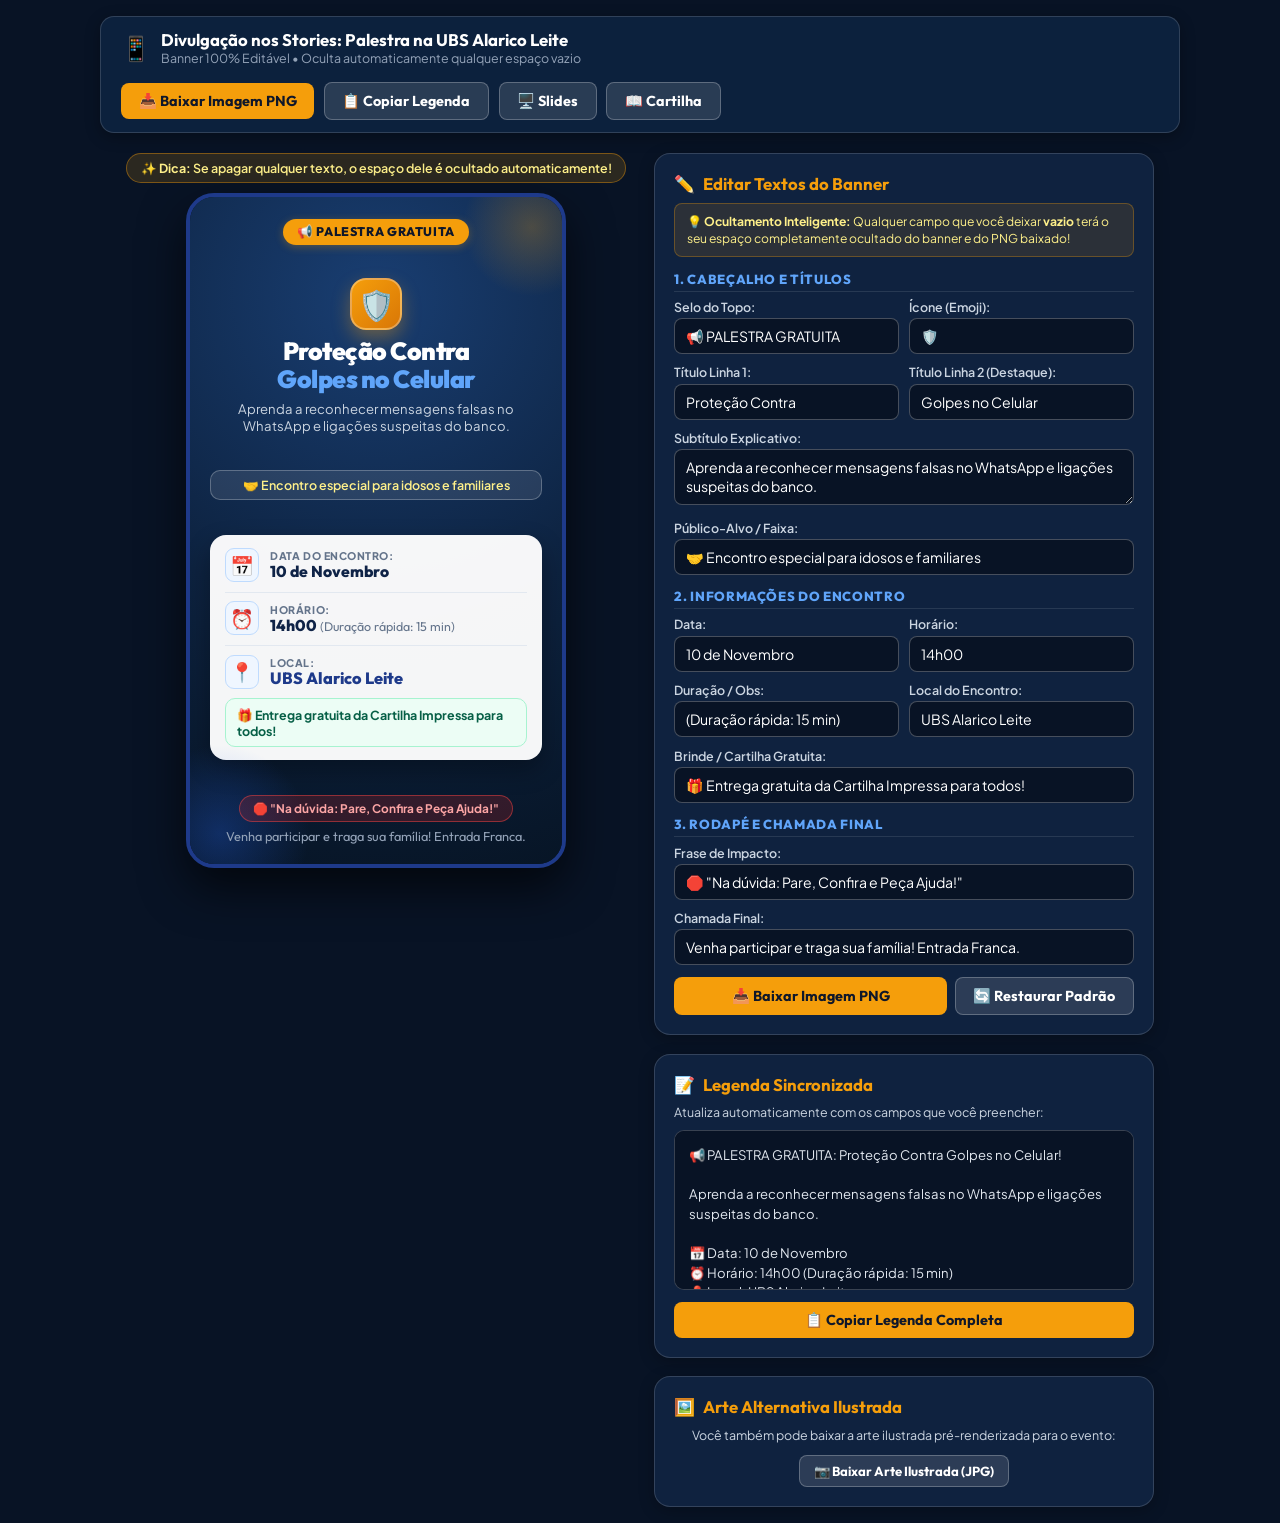
<file: banner-story.html>
<!DOCTYPE html>
<html lang="pt-BR">

<head>
  <meta charset="UTF-8">
  <meta name="viewport" content="width=device-width, initial-scale=1.0">
  <meta name="description"
    content="Gerador de Banner 100% Editável para Stories do Instagram e Status do WhatsApp: Palestra de Proteção Contra Golpes no Celular. Oculta automaticamente qualquer espaço vazio.">
  <meta name="theme-color" content="#0d223f">
  <title>Banner Stories Editável: Palestra de Proteção Contra Golpes</title>

  <!-- Fontes do Projeto -->
  <link rel="preconnect" href="https://fonts.googleapis.com">
  <link rel="preconnect" href="https://fonts.gstatic.com" crossorigin>
  <link
    href="https://fonts.googleapis.com/css2?family=Outfit:wght@500;600;700;800;900&family=Plus+Jakarta+Sans:wght@400;500;600;700;800&display=swap"
    rel="stylesheet">

  <style>
    /* ==========================================================================
       ESTILOS DO GERADOR DE BANNER 100% EDITÁVEL PARA STORIES (9:16)
       ========================================================================== */
    :root {
      --color-primary-dark: #0d223f;
      --color-primary-navy: #163663;
      --color-accent: #f59e0b;
      --color-accent-light: #fef08a;
      --color-danger: #dc2626;
      --color-success: #059669;

      --font-heading: 'Outfit', -apple-system, BlinkMacSystemFont, 'Segoe UI', Roboto, sans-serif;
      --font-body: 'Plus Jakarta Sans', -apple-system, BlinkMacSystemFont, 'Segoe UI', Roboto, sans-serif;
    }

    *, *::before, *::after {
      box-sizing: border-box;
      margin: 0;
      padding: 0;
    }

    body {
      font-family: var(--font-body);
      background: #081325;
      color: #ffffff;
      min-height: 100vh;
      display: flex;
      flex-direction: column;
      align-items: center;
      padding: 1rem;
    }

    /* Barra Superior de Ações */
    .top-bar {
      width: 100%;
      max-width: 1080px;
      background: rgba(13, 34, 63, 0.95);
      border: 1px solid rgba(255, 255, 255, 0.15);
      border-radius: 14px;
      padding: 0.75rem 1.25rem;
      display: flex;
      align-items: center;
      justify-content: space-between;
      gap: 1rem;
      margin-bottom: 1.25rem;
      flex-wrap: wrap;
      box-shadow: 0 4px 15px rgba(0, 0, 0, 0.3);
    }

    .top-brand {
      display: flex;
      align-items: center;
      gap: 0.6rem;
    }

    .top-brand-icon {
      font-size: 1.5rem;
    }

    .top-brand-text h1 {
      font-family: var(--font-heading);
      font-size: 1.05rem;
      font-weight: 700;
    }

    .top-brand-text p {
      font-size: 0.78rem;
      color: #94a3b8;
    }

    .top-actions {
      display: flex;
      align-items: center;
      gap: 0.6rem;
      flex-wrap: wrap;
    }

    .btn-action {
      background: #f59e0b;
      color: #0f172a;
      border: none;
      padding: 0.55rem 1.1rem;
      border-radius: 8px;
      font-family: var(--font-heading);
      font-weight: 700;
      font-size: 0.9rem;
      cursor: pointer;
      display: inline-flex;
      align-items: center;
      gap: 0.45rem;
      transition: all 0.2s ease;
      text-decoration: none;
    }

    .btn-action:hover {
      background: #fbbf24;
      transform: translateY(-2px);
      box-shadow: 0 4px 12px rgba(245, 158, 11, 0.4);
    }

    .btn-secondary {
      background: rgba(255, 255, 255, 0.12);
      color: #ffffff;
      border: 1px solid rgba(255, 255, 255, 0.25);
    }

    .btn-secondary:hover {
      background: rgba(255, 255, 255, 0.22);
      color: #ffffff;
      box-shadow: none;
    }

    /* Container de Visualização e Edição */
    .content-layout {
      width: 100%;
      max-width: 1080px;
      display: flex;
      justify-content: center;
      gap: 1.75rem;
      align-items: flex-start;
      flex-wrap: wrap;
    }

    /* ==========================================================================
       COLUNA ESQUERDA: O BANNER DOS STORIES (PROPORÇÃO 9:16)
       ========================================================================== */
    .story-column {
      display: flex;
      flex-direction: column;
      align-items: center;
      gap: 0.6rem;
    }

    .edit-hint-pill {
      background: rgba(245, 158, 11, 0.15);
      border: 1px solid rgba(245, 158, 11, 0.4);
      color: #fef08a;
      padding: 0.4rem 0.85rem;
      border-radius: 20px;
      font-size: 0.78rem;
      font-weight: 600;
      display: flex;
      align-items: center;
      gap: 0.4rem;
      text-align: center;
    }

    .story-wrapper {
      position: relative;
      width: 380px;
      max-width: 95vw;
      height: 675px; /* Proporção exata 9:16 */
      border-radius: 28px;
      overflow: hidden;
      box-shadow: 0 20px 45px rgba(0, 0, 0, 0.65);
      border: 4px solid #1e3a8a;
      flex-shrink: 0;
    }

    .story-canvas-dom {
      width: 100%;
      height: 100%;
      background: radial-gradient(circle at 50% 15%, #193e72 0%, #0d223f 55%, #071526 100%);
      color: #ffffff;
      padding: 1.4rem 1.25rem 1.25rem;
      display: flex;
      flex-direction: column;
      justify-content: space-between;
      position: relative;
      user-select: text;
      overflow: hidden;
    }

    /* ==========================================================================
       REGRA FUNDAMENTAL: OCULTAR COMPLETAMENTE QUALQUER ELEMENTO VAZIO
       ========================================================================== */
    .is-empty {
      display: none !important;
      margin: 0 !important;
      padding: 0 !important;
      height: 0 !important;
      min-height: 0 !important;
      opacity: 0 !important;
      pointer-events: none !important;
    }

    /* ==========================================================================
       ESTILOS PARA ELEMENTOS EDITÁVEIS DIRETAMENTE NO BANNER
       ========================================================================== */
    [contenteditable="true"] {
      outline: none;
      transition: all 0.2s ease;
      position: relative;
      cursor: text;
      border-radius: 4px;
    }

    [contenteditable="true"]:hover {
      outline: 1.5px dashed rgba(245, 158, 11, 0.8);
      outline-offset: 2px;
      background: rgba(245, 158, 11, 0.12);
    }

    [contenteditable="true"]:focus {
      outline: 2px solid #f59e0b;
      outline-offset: 3px;
      background: rgba(245, 158, 11, 0.22);
    }

    /* Detalhes Decorativos de Fundo */
    .bg-circle-1 {
      position: absolute;
      top: -40px;
      right: -40px;
      width: 140px;
      height: 140px;
      background: radial-gradient(circle, rgba(245, 158, 11, 0.25) 0%, transparent 70%);
      border-radius: 50%;
      pointer-events: none;
    }

    .bg-circle-2 {
      position: absolute;
      bottom: -60px;
      left: -60px;
      width: 180px;
      height: 180px;
      background: radial-gradient(circle, rgba(37, 99, 235, 0.3) 0%, transparent 70%);
      border-radius: 50%;
      pointer-events: none;
    }

    /* Topo do Banner */
    .story-top-badge {
      display: inline-flex;
      align-items: center;
      gap: 0.4rem;
      background: #f59e0b;
      color: #0f172a;
      padding: 0.32rem 0.85rem;
      border-radius: 20px;
      font-family: var(--font-heading);
      font-weight: 800;
      font-size: 0.78rem;
      letter-spacing: 0.05em;
      text-transform: uppercase;
      box-shadow: 0 2px 8px rgba(245, 158, 11, 0.3);
      align-self: center;
      margin-bottom: 0.25rem;
    }

    .story-header {
      text-align: center;
    }

    .story-icon-wrap {
      width: 52px;
      height: 52px;
      background: linear-gradient(135deg, #f59e0b 0%, #d97706 100%);
      border-radius: 16px;
      display: flex;
      align-items: center;
      justify-content: center;
      font-size: 1.85rem;
      margin: 0 auto 0.45rem;
      box-shadow: 0 8px 18px rgba(245, 158, 11, 0.35);
      border: 2px solid rgba(255, 255, 255, 0.3);
    }

    .story-title {
      font-family: var(--font-heading);
      font-size: 1.55rem;
      font-weight: 900;
      line-height: 1.15;
      letter-spacing: -0.02em;
      color: #ffffff;
      margin-bottom: 0.35rem;
    }

    .story-title .title-accent {
      color: #60a5fa;
    }

    .story-subtitle {
      font-size: 0.82rem;
      color: #cbd5e1;
      line-height: 1.35;
      max-width: 320px;
      margin: 0 auto;
    }

    /* Badge para Idosos e Famílias */
    .story-target-badge {
      background: rgba(255, 255, 255, 0.1);
      border: 1px solid rgba(255, 255, 255, 0.25);
      border-radius: 10px;
      padding: 0.38rem 0.75rem;
      text-align: center;
      font-size: 0.78rem;
      font-weight: 600;
      color: #fef08a;
      margin: 0.35rem 0;
    }

    /* Cartão com Informações da Palestra */
    .story-details-card {
      background: rgba(255, 255, 255, 0.96);
      color: #0f172a;
      border-radius: 16px;
      padding: 0.85rem 0.95rem;
      box-shadow: 0 10px 25px rgba(0, 0, 0, 0.3);
      display: flex;
      flex-direction: column;
      gap: 0.6rem;
    }

    .story-info-item {
      display: flex;
      align-items: center;
      gap: 0.7rem;
    }

    /* Divisória inteligente: só aparece entre itens visíveis */
    .story-details-card > .story-info-item:not(.is-empty) ~ .story-info-item:not(.is-empty) {
      border-top: 1px solid #e2e8f0;
      padding-top: 0.55rem;
    }

    .story-info-icon {
      width: 34px;
      height: 34px;
      background: #eff6ff;
      border-radius: 9px;
      display: flex;
      align-items: center;
      justify-content: center;
      font-size: 1.2rem;
      flex-shrink: 0;
      border: 1px solid #bfdbfe;
    }

    .story-info-text {
      flex: 1;
      min-width: 0;
    }

    .story-info-label {
      font-size: 0.66rem;
      font-weight: 800;
      text-transform: uppercase;
      letter-spacing: 0.05em;
      color: #64748b;
      display: block;
    }

    .story-info-value {
      font-family: var(--font-heading);
      font-size: 0.98rem;
      font-weight: 800;
      color: #0f2347;
      line-height: 1.2;
    }

    .story-info-value.highlight-loc {
      color: #1e3a8a;
      font-size: 1.02rem;
    }

    /* Bônus / Cartilha Gratuita */
    .story-free-gift {
      background: #ecfdf5;
      border: 1px solid #a7f3d0;
      border-radius: 10px;
      padding: 0.45rem 0.7rem;
      display: flex;
      align-items: center;
      gap: 0.45rem;
      color: #065f46;
      font-size: 0.78rem;
      font-weight: 700;
    }

    /* Rodapé do Story */
    .story-footer {
      text-align: center;
      margin-top: 0.35rem;
    }

    .story-golden-rule-pill {
      background: rgba(220, 38, 38, 0.2);
      border: 1px solid rgba(239, 68, 68, 0.5);
      border-radius: 20px;
      padding: 0.32rem 0.8rem;
      color: #fca5a5;
      font-size: 0.74rem;
      font-weight: 700;
      display: inline-block;
      margin-bottom: 0.35rem;
    }

    .story-call-action {
      font-family: var(--font-heading);
      font-size: 0.8rem;
      color: #94a3b8;
    }

    .story-call-action strong {
      color: #ffffff;
    }

    /* ==========================================================================
       COLUNA DIREITA: PAINEL DE CONTROLE DE TEXTOS (EDITOR COMPLETO)
       ========================================================================== */
    .side-panel {
      flex: 1;
      min-width: 320px;
      max-width: 500px;
      display: flex;
      flex-direction: column;
      gap: 1.15rem;
    }

    .panel-card {
      background: #0f223f;
      border: 1px solid rgba(255, 255, 255, 0.15);
      border-radius: 16px;
      padding: 1.2rem;
      box-shadow: 0 4px 15px rgba(0,0,0,0.25);
    }

    .panel-card h2 {
      font-family: var(--font-heading);
      font-size: 1.05rem;
      font-weight: 700;
      color: #f59e0b;
      margin-bottom: 0.6rem;
      display: flex;
      align-items: center;
      gap: 0.5rem;
    }

    .panel-help-box {
      background: rgba(245, 158, 11, 0.12);
      border: 1px solid rgba(245, 158, 11, 0.3);
      border-radius: 8px;
      padding: 0.55rem 0.75rem;
      font-size: 0.76rem;
      color: #fef08a;
      margin-bottom: 0.85rem;
      line-height: 1.4;
    }

    .panel-section-title {
      font-family: var(--font-heading);
      font-size: 0.82rem;
      font-weight: 800;
      text-transform: uppercase;
      letter-spacing: 0.05em;
      color: #60a5fa;
      margin-top: 0.85rem;
      margin-bottom: 0.45rem;
      padding-bottom: 0.25rem;
      border-bottom: 1px solid rgba(255, 255, 255, 0.1);
    }

    .form-row-2 {
      display: grid;
      grid-template-columns: 1fr 1fr;
      gap: 0.65rem;
    }

    .form-group {
      margin-bottom: 0.65rem;
    }

    .form-group label {
      display: block;
      font-size: 0.78rem;
      color: #cbd5e1;
      margin-bottom: 0.2rem;
      font-weight: 600;
    }

    .form-group input,
    .form-group textarea {
      width: 100%;
      padding: 0.5rem 0.7rem;
      background: #081325;
      border: 1px solid rgba(255, 255, 255, 0.25);
      border-radius: 8px;
      color: #ffffff;
      font-family: var(--font-body);
      font-size: 0.88rem;
      transition: border-color 0.2s;
    }

    .form-group textarea {
      resize: vertical;
      min-height: 52px;
      line-height: 1.35;
    }

    .form-group input:focus,
    .form-group textarea:focus {
      outline: none;
      border-color: #f59e0b;
      background: #0b1a33;
    }

    .panel-btn-row {
      display: flex;
      gap: 0.5rem;
      margin-top: 0.75rem;
      flex-wrap: wrap;
    }

    .caption-box {
      background: #081325;
      border: 1px solid rgba(255, 255, 255, 0.2);
      border-radius: 10px;
      padding: 0.85rem;
      font-size: 0.82rem;
      line-height: 1.5;
      color: #e2e8f0;
      max-height: 160px;
      overflow-y: auto;
      white-space: pre-wrap;
      user-select: all;
    }

    /* Modal de Feedback ao Copiar */
    .toast-msg {
      position: fixed;
      bottom: 2rem;
      background: #059669;
      color: #ffffff;
      padding: 0.75rem 1.5rem;
      border-radius: 30px;
      font-family: var(--font-heading);
      font-weight: 700;
      font-size: 0.95rem;
      box-shadow: 0 10px 25px rgba(0, 0, 0, 0.4);
      display: none;
      align-items: center;
      gap: 0.5rem;
      z-index: 999;
      animation: fadeIn 0.3s ease;
    }

    @keyframes fadeIn {
      from { opacity: 0; transform: translateY(10px); }
      to { opacity: 1; transform: translateY(0); }
    }
  </style>
</head>

<body>

  <!-- ======================================================================
       BARRA SUPERIOR DE AÇÕES
       ====================================================================== -->
  <header class="top-bar">
    <div class="top-brand">
      <span class="top-brand-icon">📱</span>
      <div class="top-brand-text">
        <h1>Divulgação nos Stories: Palestra na UBS Alarico Leite</h1>
        <p>Banner 100% Editável • Oculta automaticamente qualquer espaço vazio</p>
      </div>
    </div>

    <div class="top-actions">
      <!-- Botão Baixar Imagem PNG -->
      <button id="btnDownloadStoryPng" class="btn-action" title="Baixar imagem em altíssima definição (1080x1920) para o Story">
        <span>📥 Baixar Imagem PNG</span>
      </button>

      <!-- Botão Copiar Legenda -->
      <button id="btnCopyCaption" class="btn-action btn-secondary" title="Copiar texto pronto para colar na postagem">
        <span>📋 Copiar Legenda</span>
      </button>

      <!-- Atalho Apresentação -->
      <a href="apresentacao.html" class="btn-action btn-secondary" title="Abrir slides da palestra">
        <span>🖥️ Slides</span>
      </a>

      <!-- Atalho Cartilha -->
      <a href="index.html" class="btn-action btn-secondary" title="Abrir cartilha">
        <span>📖 Cartilha</span>
      </a>
    </div>
  </header>

  <!-- ======================================================================
       CONTEÚDO PRINCIPAL (BANNER + EDITOR COMPLETO)
       ====================================================================== -->
  <main class="content-layout">

    <!-- COLUNA DO BANNER -->
    <div class="story-column">
      <div class="edit-hint-pill">
        <span>✨ <strong>Dica:</strong> Se apagar qualquer texto, o espaço dele é ocultado automaticamente!</span>
      </div>

      <!-- BANNER INTERATIVO COM PROPORÇÃO 9:16 -->
      <div class="story-wrapper" id="storyWrapper">
        <div class="story-canvas-dom" id="storyDom">

          <!-- Círculos decorativos de iluminação -->
          <div class="bg-circle-1"></div>
          <div class="bg-circle-2"></div>

          <!-- Topo: Selo Chamativo -->
          <div class="story-top-badge" id="cardBadge" contenteditable="true" spellcheck="false" title="Clique para editar este selo">
            📢 PALESTRA GRATUITA
          </div>

          <!-- Cabeçalho Principal -->
          <div class="story-header" id="storyHeader">
            <div class="story-icon-wrap" id="cardIcon" contenteditable="true" spellcheck="false" title="Clique para trocar o emoji">
              🛡️
            </div>
            <h2 class="story-title" id="cardTitleWrap">
              <span id="cardTitle1" contenteditable="true" spellcheck="false" title="Clique para editar o título linha 1">Proteção Contra</span><span id="titleBr"><br></span>
              <span id="cardTitle2" class="title-accent" contenteditable="true" spellcheck="false" title="Clique para editar o título em destaque">Golpes no Celular</span>
            </h2>
            <p class="story-subtitle" id="cardSubtitle" contenteditable="true" spellcheck="false" title="Clique para editar o subtítulo">
              Aprenda a reconhecer mensagens falsas no WhatsApp e ligações suspeitas do banco.
            </p>
          </div>

          <!-- Alvo / Público -->
          <div class="story-target-badge" id="cardTarget" contenteditable="true" spellcheck="false" title="Clique para editar o público-alvo">
            🤝 Encontro especial para idosos e familiares
          </div>

          <!-- Cartão com Informações do Encontro -->
          <div class="story-details-card" id="detailsCard">
            <!-- Data -->
            <div class="story-info-item" id="rowDate">
              <div class="story-info-icon">📅</div>
              <div class="story-info-text">
                <span class="story-info-label">Data do Encontro:</span>
                <div class="story-info-value" id="cardDate" contenteditable="true" spellcheck="false" title="Clique para editar a data">10 de Novembro</div>
              </div>
            </div>

            <!-- Horário -->
            <div class="story-info-item" id="rowTime">
              <div class="story-info-icon">⏰</div>
              <div class="story-info-text">
                <span class="story-info-label">Horário:</span>
                <div class="story-info-value">
                  <span id="cardTime" contenteditable="true" spellcheck="false" title="Clique para editar o horário">14h00</span>
                  <span id="cardTimeSub" contenteditable="true" spellcheck="false" title="Clique para editar a duração" style="font-size: 0.78rem; font-weight: normal; color: #64748b;">(Duração rápida: 15 min)</span>
                </div>
              </div>
            </div>

            <!-- Local -->
            <div class="story-info-item" id="rowLocation">
              <div class="story-info-icon">📍</div>
              <div class="story-info-text">
                <span class="story-info-label">Local:</span>
                <div class="story-info-value highlight-loc" id="cardLocation" contenteditable="true" spellcheck="false" title="Clique para editar o local">UBS Alarico Leite</div>
              </div>
            </div>

            <!-- Bônus / Cartilha -->
            <div class="story-free-gift" id="cardGift" contenteditable="true" spellcheck="false" title="Clique para editar o brinde">
              🎁 Entrega gratuita da Cartilha Impressa para todos!
            </div>
          </div>

          <!-- Rodapé do Banner -->
          <div class="story-footer" id="storyFooter">
            <div class="story-golden-rule-pill" id="cardGoldenRule" contenteditable="true" spellcheck="false" title="Clique para editar a frase de impacto">
              🛑 "Na dúvida: Pare, Confira e Peça Ajuda!"
            </div>
            <p class="story-call-action" id="cardCallAction" contenteditable="true" spellcheck="false" title="Clique para editar a chamada">
              Venha participar e traga sua família! Entrada Franca.
            </p>
          </div>

        </div>
      </div>
    </div>

    <!-- PAINEL LATERAL: EDITOR COMPLETO DE TEXTOS & LEGENDA -->
    <aside class="side-panel">

      <!-- Painel de Edição de Textos -->
      <div class="panel-card">
        <h2><span>✏️</span> Editar Textos do Banner</h2>

        <div class="panel-help-box">
          💡 <strong>Ocultamento Inteligente:</strong> Qualquer campo que você deixar <strong>vazio</strong> terá o seu espaço completamente ocultado do banner e do PNG baixado!
        </div>

        <!-- SEÇÃO 1: CABEÇALHO & TÍTULOS -->
        <div class="panel-section-title">1. Cabeçalho e Títulos</div>

        <div class="form-row-2">
          <div class="form-group">
            <label for="inputBadge">Selo do Topo:</label>
            <input type="text" id="inputBadge" value="📢 PALESTRA GRATUITA" placeholder="Vazio para ocultar">
          </div>
          <div class="form-group">
            <label for="inputIcon">Ícone (Emoji):</label>
            <input type="text" id="inputIcon" value="🛡️" placeholder="Vazio para ocultar">
          </div>
        </div>

        <div class="form-row-2">
          <div class="form-group">
            <label for="inputTitle1">Título Linha 1:</label>
            <input type="text" id="inputTitle1" value="Proteção Contra" placeholder="Vazio para ocultar">
          </div>
          <div class="form-group">
            <label for="inputTitle2">Título Linha 2 (Destaque):</label>
            <input type="text" id="inputTitle2" value="Golpes no Celular" placeholder="Vazio para ocultar">
          </div>
        </div>

        <div class="form-group">
          <label for="inputSubtitle">Subtítulo Explicativo:</label>
          <textarea id="inputSubtitle" rows="2" placeholder="Deixe em branco para ocultar o subtítulo">Aprenda a reconhecer mensagens falsas no WhatsApp e ligações suspeitas do banco.</textarea>
        </div>

        <div class="form-group">
          <label for="inputTarget">Público-Alvo / Faixa:</label>
          <input type="text" id="inputTarget" value="🤝 Encontro especial para idosos e familiares" placeholder="Vazio para ocultar faixa">
        </div>

        <!-- SEÇÃO 2: DADOS DO EVENTO -->
        <div class="panel-section-title">2. Informações do Encontro</div>

        <div class="form-row-2">
          <div class="form-group">
            <label for="inputDate">Data:</label>
            <input type="text" id="inputDate" value="10 de Novembro" placeholder="Vazio para ocultar data">
          </div>
          <div class="form-group">
            <label for="inputTime">Horário:</label>
            <input type="text" id="inputTime" value="14h00" placeholder="Vazio para ocultar horário">
          </div>
        </div>

        <div class="form-row-2">
          <div class="form-group">
            <label for="inputTimeSub">Duração / Obs:</label>
            <input type="text" id="inputTimeSub" value="(Duração rápida: 15 min)" placeholder="Vazio para ocultar">
          </div>
          <div class="form-group">
            <label for="inputLocation">Local do Encontro:</label>
            <input type="text" id="inputLocation" value="UBS Alarico Leite" placeholder="Vazio para ocultar local">
          </div>
        </div>

        <div class="form-group">
          <label for="inputGift">Brinde / Cartilha Gratuita:</label>
          <input type="text" id="inputGift" value="🎁 Entrega gratuita da Cartilha Impressa para todos!" placeholder="Vazio para ocultar brinde">
        </div>

        <!-- SEÇÃO 3: RODAPÉ & CHAMADA -->
        <div class="panel-section-title">3. Rodapé e Chamada Final</div>

        <div class="form-group">
          <label for="inputGoldenRule">Frase de Impacto:</label>
          <input type="text" id="inputGoldenRule" value="🛑 &quot;Na dúvida: Pare, Confira e Peça Ajuda!&quot;" placeholder="Vazio para ocultar frase">
        </div>

        <div class="form-group">
          <label for="inputCallAction">Chamada Final:</label>
          <input type="text" id="inputCallAction" value="Venha participar e traga sua família! Entrada Franca." placeholder="Vazio para ocultar chamada">
        </div>

        <!-- BOTÕES DO EDITOR -->
        <div class="panel-btn-row">
          <button id="btnDownloadSide" class="btn-action" style="flex: 1; justify-content: center;">
            📥 Baixar Imagem PNG
          </button>
          <button id="btnResetDefaults" class="btn-action btn-secondary" title="Voltar para os textos originais da UBS Alarico Leite">
            🔄 Restaurar Padrão
          </button>
        </div>
      </div>

      <!-- Painel da Legenda Pronta -->
      <div class="panel-card">
        <h2><span>📝</span> Legenda Sincronizada</h2>
        <p style="font-size: 0.78rem; color: #cbd5e1; margin-bottom: 0.6rem;">
          Atualiza automaticamente com os campos que você preencher:
        </p>

        <div class="caption-box" id="captionText"></div>

        <button id="btnCopyCaptionSide" class="btn-action" style="width: 100%; margin-top: 0.75rem; justify-content: center;">
          📋 Copiar Legenda Completa
        </button>
      </div>

      <!-- Arte Alternativa -->
      <div class="panel-card" style="text-align: center;">
        <h2><span>🖼️</span> Arte Alternativa Ilustrada</h2>
        <p style="font-size: 0.78rem; color: #cbd5e1; margin-bottom: 0.75rem;">
          Você também pode baixar a arte ilustrada pré-renderizada para o evento:
        </p>
        <a href="assets/banner-stories.jpg" download="banner-stories-ilustrado.jpg" class="btn-action btn-secondary" style="font-size: 0.82rem; padding: 0.45rem 0.9rem;">
          📷 Baixar Arte Ilustrada (JPG)
        </a>
      </div>

    </aside>

  </main>

  <!-- Notificação Toast -->
  <div class="toast-msg" id="toastMsg">
    <span>✅</span> <span id="toastText">Texto copiado para a área de transferência!</span>
  </div>

  <!-- Canvas Invisível para Renderização em Alta Resolução (1080 x 1920) -->
  <canvas id="exportCanvas" width="1080" height="1920" style="display: none;"></canvas>

  <script>
    // ========================================================================
    // 1. MAPEAMENTO DOS ELEMENTOS DO BANNER E DO FORMULÁRIO
    // ========================================================================
    const fields = [
      { domId: 'cardBadge', inputId: 'inputBadge', defaultVal: '📢 PALESTRA GRATUITA' },
      { domId: 'cardIcon', inputId: 'inputIcon', defaultVal: '🛡️' },
      { domId: 'cardTitle1', inputId: 'inputTitle1', defaultVal: 'Proteção Contra' },
      { domId: 'cardTitle2', inputId: 'inputTitle2', defaultVal: 'Golpes no Celular' },
      { domId: 'cardSubtitle', inputId: 'inputSubtitle', defaultVal: 'Aprenda a reconhecer mensagens falsas no WhatsApp e ligações suspeitas do banco.' },
      { domId: 'cardTarget', inputId: 'inputTarget', defaultVal: '🤝 Encontro especial para idosos e familiares' },
      { domId: 'cardDate', inputId: 'inputDate', defaultVal: '10 de Novembro' },
      { domId: 'cardTime', inputId: 'inputTime', defaultVal: '14h00' },
      { domId: 'cardTimeSub', inputId: 'inputTimeSub', defaultVal: '(Duração rápida: 15 min)' },
      { domId: 'cardLocation', inputId: 'inputLocation', defaultVal: 'UBS Alarico Leite' },
      { domId: 'cardGift', inputId: 'inputGift', defaultVal: '🎁 Entrega gratuita da Cartilha Impressa para todos!' },
      { domId: 'cardGoldenRule', inputId: 'inputGoldenRule', defaultVal: '🛑 "Na dúvida: Pare, Confira e Peça Ajuda!"' },
      { domId: 'cardCallAction', inputId: 'inputCallAction', defaultVal: 'Venha participar e traga sua família! Entrada Franca.' }
    ];

    const captionText = document.getElementById('captionText');

    // Elementos Estruturais do DOM do Banner
    const cardBadge = document.getElementById('cardBadge');
    const cardIcon = document.getElementById('cardIcon');
    const storyHeader = document.getElementById('storyHeader');
    const cardTitleWrap = document.getElementById('cardTitleWrap');
    const cardTitle1 = document.getElementById('cardTitle1');
    const cardTitle2 = document.getElementById('cardTitle2');
    const titleBr = document.getElementById('titleBr');
    const cardSubtitle = document.getElementById('cardSubtitle');
    const cardTarget = document.getElementById('cardTarget');

    const detailsCard = document.getElementById('detailsCard');
    const rowDate = document.getElementById('rowDate');
    const rowTime = document.getElementById('rowTime');
    const cardTime = document.getElementById('cardTime');
    const cardTimeSub = document.getElementById('cardTimeSub');
    const rowLocation = document.getElementById('rowLocation');
    const cardGift = document.getElementById('cardGift');

    const storyFooter = document.getElementById('storyFooter');
    const cardGoldenRule = document.getElementById('cardGoldenRule');
    const cardCallAction = document.getElementById('cardCallAction');

    // ========================================================================
    // 2. CONTROLE DE VISIBILIDADE E OCULTAÇÃO DE ESPAÇOS VAZIOS
    // ========================================================================
    function syncVisibilityAndState() {
      const badge = (document.getElementById('inputBadge').value || '').trim();
      const icon = (document.getElementById('inputIcon').value || '').trim();
      const t1 = (document.getElementById('inputTitle1').value || '').trim();
      const t2 = (document.getElementById('inputTitle2').value || '').trim();
      const sub = (document.getElementById('inputSubtitle').value || '').trim();
      const target = (document.getElementById('inputTarget').value || '').trim();

      const d = (document.getElementById('inputDate').value || '').trim();
      const t = (document.getElementById('inputTime').value || '').trim();
      const timeSub = (document.getElementById('inputTimeSub').value || '').trim();
      const loc = (document.getElementById('inputLocation').value || '').trim();
      const gift = (document.getElementById('inputGift').value || '').trim();

      const golden = (document.getElementById('inputGoldenRule').value || '').trim();
      const call = (document.getElementById('inputCallAction').value || '').trim();

      // Top Badge
      cardBadge.classList.toggle('is-empty', !badge);

      // Icon
      cardIcon.classList.toggle('is-empty', !icon);

      // Título
      const hasT1 = !!t1;
      const hasT2 = !!t2;
      cardTitle1.classList.toggle('is-empty', !hasT1);
      cardTitle2.classList.toggle('is-empty', !hasT2);
      titleBr.style.display = (hasT1 && hasT2) ? 'inline' : 'none';
      cardTitleWrap.classList.toggle('is-empty', !hasT1 && !hasT2);

      // Subtítulo
      cardSubtitle.classList.toggle('is-empty', !sub);

      // Header Geral
      const hasHeaderContent = !!icon || hasT1 || hasT2 || !!sub;
      storyHeader.classList.toggle('is-empty', !hasHeaderContent);

      // Público-Alvo
      cardTarget.classList.toggle('is-empty', !target);

      // Linhas do Cartão Branco
      rowDate.classList.toggle('is-empty', !d);

      const hasTime = !!t;
      const hasTimeSub = !!timeSub;
      cardTime.classList.toggle('is-empty', !hasTime);
      cardTimeSub.classList.toggle('is-empty', !hasTimeSub);
      rowTime.classList.toggle('is-empty', !hasTime && !hasTimeSub);

      rowLocation.classList.toggle('is-empty', !loc);
      cardGift.classList.toggle('is-empty', !gift);

      // Cartão Branco Inteiro
      const hasAnyInCard = !d ? (!hasTime && !hasTimeSub && !loc && !gift ? false : true) : true;
      detailsCard.classList.toggle('is-empty', !hasAnyInCard);

      // Rodapé
      cardGoldenRule.classList.toggle('is-empty', !golden);
      cardCallAction.classList.toggle('is-empty', !call);
      storyFooter.classList.toggle('is-empty', !golden && !call);

      // Atualizar a legenda com os campos ativos
      updateCaption(badge, t1, t2, sub, target, d, t, timeSub, loc, gift, golden, call);
    }

    // Função de Atualização da Legenda Dinâmica (Só inclui o que não estiver vazio)
    function updateCaption(badge, t1, t2, sub, target, d, t, timeSub, loc, gift, golden, call) {
      const parts = [];

      const titleLine = [t1, t2].filter(Boolean).join(' ');
      if (badge && titleLine) {
        parts.push(`${badge}: ${titleLine}!`);
      } else if (titleLine) {
        parts.push(`🛡️ ${titleLine}!`);
      } else if (badge) {
        parts.push(badge);
      }

      if (sub) parts.push(`\n${sub}`);

      const infoLines = [];
      if (d) infoLines.push(`📅 Data: ${d}`);
      if (t) {
        const timeFull = timeSub ? `${t} ${timeSub}` : t;
        infoLines.push(`⏰ Horário: ${timeFull}`);
      } else if (timeSub) {
        infoLines.push(`⏰ ${timeSub}`);
      }
      if (loc) infoLines.push(`📍 Local: ${loc}`);
      if (gift) infoLines.push(gift);

      if (infoLines.length > 0) {
        parts.push('\n' + infoLines.join('\n'));
      }

      if (target) parts.push(`\n${target}`);
      if (golden) parts.push(`\n${golden}`);
      if (call) parts.push(`\n${call} Quem tem informação se protege melhor! 🤝❤️`);

      parts.push('\n#SegurancaDigital #MelhorIdade #PrevençãoDeGolpes #SaudeEBemEstar #PalestraGratuita');

      captionText.textContent = parts.join('\n').trim();
    }

    // Sincronização Bidirecional (Banner <-> Inputs)
    fields.forEach(f => {
      const domEl = document.getElementById(f.domId);
      const inputEl = document.getElementById(f.inputId);

      // Quando digitar no Input lateral -> atualiza o Banner e checa visibilidade
      inputEl.addEventListener('input', () => {
        domEl.innerText = inputEl.value;
        syncVisibilityAndState();
      });

      // Quando editar direto no Banner -> atualiza o Input lateral e checa visibilidade
      domEl.addEventListener('input', () => {
        inputEl.value = domEl.innerText;
        syncVisibilityAndState();
      });

      // Quando sair do elemento no banner se estiver vazio, recolhe o espaço
      domEl.addEventListener('blur', () => {
        inputEl.value = domEl.innerText.trim();
        syncVisibilityAndState();
      });
    });

    // Inicialização da Visibilidade
    syncVisibilityAndState();

    // ========================================================================
    // 3. BOTÃO RESTAURAR PADRÃO
    // ========================================================================
    document.getElementById('btnResetDefaults').addEventListener('click', () => {
      fields.forEach(f => {
        const domEl = document.getElementById(f.domId);
        const inputEl = document.getElementById(f.inputId);
        domEl.innerText = f.defaultVal;
        inputEl.value = f.defaultVal;
      });
      syncVisibilityAndState();
      showToast('Textos restaurados para o padrão original da UBS!');
    });

    // ========================================================================
    // 4. COPIAR LEGENDA
    // ========================================================================
    const toastMsg = document.getElementById('toastMsg');
    const toastText = document.getElementById('toastText');

    function showToast(msg) {
      toastText.textContent = msg;
      toastMsg.style.display = 'flex';
      setTimeout(() => {
        toastMsg.style.display = 'none';
      }, 3000);
    }

    function copyCaption() {
      navigator.clipboard.writeText(captionText.textContent).then(() => {
        showToast('Legenda copiada! Agora é só colar no Instagram ou WhatsApp.');
      }).catch(err => {
        console.error('Erro ao copiar texto:', err);
      });
    }

    document.getElementById('btnCopyCaption').addEventListener('click', copyCaption);
    document.getElementById('btnCopyCaptionSide').addEventListener('click', copyCaption);

    // ========================================================================
    // 5. RENDERIZAÇÃO INTELIGENTE EM ALTA DEFINIÇÃO (CANVAS 1080 x 1920)
    // Oculta completamente seções vazias e centraliza perfeitamente o layout
    // ========================================================================
    const canvas = document.getElementById('exportCanvas');
    const ctx = canvas.getContext('2d');

    function renderAndDownload() {
      // 1. Resgatar valores atuais editados pelo usuário
      const badge = (document.getElementById('inputBadge').value || '').trim();
      const icon = (document.getElementById('inputIcon').value || '').trim();
      const t1 = (document.getElementById('inputTitle1').value || '').trim();
      const t2 = (document.getElementById('inputTitle2').value || '').trim();
      const sub = (document.getElementById('inputSubtitle').value || '').trim();
      const target = (document.getElementById('inputTarget').value || '').trim();
      const date = (document.getElementById('inputDate').value || '').trim();
      const time = (document.getElementById('inputTime').value || '').trim();
      const timeSub = (document.getElementById('inputTimeSub').value || '').trim();
      const loc = (document.getElementById('inputLocation').value || '').trim();
      const gift = (document.getElementById('inputGift').value || '').trim();
      const golden = (document.getElementById('inputGoldenRule').value || '').trim();
      const call = (document.getElementById('inputCallAction').value || '').trim();

      const timeFull = [time, timeSub].filter(Boolean).join(' ');

      // Itens ativos dentro do Cartão Branco
      const activeRows = [];
      if (date) activeRows.push({ icon: '📅', label: 'DATA DO ENCONTRO:', val: date, color: '#0f2347' });
      if (timeFull) activeRows.push({ icon: '⏰', label: 'HORÁRIO:', val: timeFull, color: '#0f2347' });
      if (loc) activeRows.push({ icon: '📍', label: 'LOCAL:', val: loc, color: '#1e3a8a' });

      const hasCard = activeRows.length > 0 || !!gift;

      // 2. Fundo Gradiente Elegante
      const bgGrad = ctx.createRadialGradient(540, 300, 50, 540, 960, 1000);
      bgGrad.addColorStop(0, '#193e72');
      bgGrad.addColorStop(0.55, '#0d223f');
      bgGrad.addColorStop(1, '#071526');
      ctx.fillStyle = bgGrad;
      ctx.fillRect(0, 0, 1080, 1920);

      // Círculos Decorativos de Fundo
      const circGrad1 = ctx.createRadialGradient(950, 100, 20, 950, 100, 300);
      circGrad1.addColorStop(0, 'rgba(245, 158, 11, 0.28)');
      circGrad1.addColorStop(1, 'transparent');
      ctx.fillStyle = circGrad1;
      ctx.beginPath();
      ctx.arc(950, 100, 300, 0, Math.PI * 2);
      ctx.fill();

      const circGrad2 = ctx.createRadialGradient(100, 1800, 20, 100, 1800, 350);
      circGrad2.addColorStop(0, 'rgba(37, 99, 235, 0.35)');
      circGrad2.addColorStop(1, 'transparent');
      ctx.fillStyle = circGrad2;
      ctx.beginPath();
      ctx.arc(100, 1800, 350, 0, Math.PI * 2);
      ctx.fill();

      // 3. Medição Dinâmica da Altura Total dos Conteúdos Visíveis
      let totalH = 0;
      if (badge) totalH += 62 + 25;
      if (icon) totalH += 150 + 20;
      if (t1 && t2) totalH += 165 + 20;
      else if (t1 || t2) totalH += 80 + 20;
      if (sub) {
        const lines = countWrappedLines(ctx, sub, 880, '500 34px "Plus Jakarta Sans", sans-serif');
        totalH += (lines * 46) + 25;
      }
      if (target) totalH += 80 + 25;

      let cardH = 0;
      if (hasCard) {
        const rowHeight = 105;
        const dividerHeight = 25;
        const rowsHeight = activeRows.length > 0 ? (activeRows.length * rowHeight + (activeRows.length - 1) * dividerHeight) : 0;
        const giftHeight = gift ? 85 : 0;
        const gapBetween = (activeRows.length > 0 && gift) ? 25 : 0;
        const cardPadding = 40;
        cardH = cardPadding * 2 + rowsHeight + gapBetween + giftHeight;
        totalH += cardH + 30;
      }

      if (golden) totalH += 80 + 25;
      if (call) {
        const lines = countWrappedLines(ctx, call, 920, 'bold 36px "Outfit", sans-serif');
        totalH += (lines * 48);
      }

      // 4. Posição Y Inicial (Centralização Vertical Perfeita)
      let curY = Math.max(90, Math.floor((1920 - totalH) / 2));

      // 5. Renderizar Top Badge (Se houver texto)
      if (badge) {
        ctx.font = 'bold 30px "Outfit", sans-serif';
        const badgeMetrics = ctx.measureText(badge);
        const badgeW = Math.min(860, Math.max(340, badgeMetrics.width + 70));
        ctx.fillStyle = '#f59e0b';
        roundRect(ctx, 540 - badgeW / 2, curY, badgeW, 62, 31, true, false);
        ctx.fillStyle = '#0f172a';
        ctx.textAlign = 'center';
        ctx.fillText(badge, 540, curY + 42);
        curY += 62 + 25;
      }

      // 6. Renderizar Ícone (Se houver texto)
      if (icon) {
        ctx.fillStyle = '#f59e0b';
        roundRect(ctx, 465, curY, 150, 150, 44, true, false);
        ctx.font = '78px sans-serif';
        ctx.textAlign = 'center';
        ctx.fillText(icon, 540, curY + 104);
        curY += 150 + 20;
      }

      // 7. Renderizar Título (Se houver linha 1 ou 2)
      if (t1 || t2) {
        ctx.textAlign = 'center';
        if (t1 && t2) {
          ctx.fillStyle = '#ffffff';
          drawCenteredSingleLineOrScaled(ctx, t1, 540, curY + 65, 920, '900 74px "Outfit", sans-serif');
          ctx.fillStyle = '#60a5fa';
          drawCenteredSingleLineOrScaled(ctx, t2, 540, curY + 145, 920, '900 74px "Outfit", sans-serif');
          curY += 165 + 20;
        } else {
          const singleTitle = t1 || t2;
          ctx.fillStyle = t1 ? '#ffffff' : '#60a5fa';
          drawCenteredSingleLineOrScaled(ctx, singleTitle, 540, curY + 65, 920, '900 74px "Outfit", sans-serif');
          curY += 80 + 20;
        }
      }

      // 8. Renderizar Subtítulo (Se houver texto)
      if (sub) {
        ctx.fillStyle = '#cbd5e1';
        ctx.font = '500 34px "Plus Jakarta Sans", sans-serif';
        const subEndY = drawWrappedText(ctx, sub, 540, curY + 35, 880, 46, 'center');
        curY = subEndY + 25;
      }

      // 9. Renderizar Público-Alvo (Se houver texto)
      if (target) {
        ctx.fillStyle = 'rgba(255, 255, 255, 0.1)';
        ctx.strokeStyle = 'rgba(255, 255, 255, 0.25)';
        ctx.lineWidth = 3;
        roundRect(ctx, 100, curY, 880, 80, 22, true, true);
        ctx.fillStyle = '#fef08a';
        drawCenteredSingleLineOrScaled(ctx, target, 540, curY + 52, 840, '600 32px "Plus Jakarta Sans", sans-serif');
        curY += 80 + 25;
      }

      // 10. Renderizar Cartão Principal Branco (Apenas se houver itens ativos)
      if (hasCard) {
        ctx.fillStyle = '#ffffff';
        roundRect(ctx, 100, curY, 880, cardH, 36, true, false);
        ctx.strokeStyle = 'rgba(203, 213, 225, 0.6)';
        ctx.lineWidth = 2;
        roundRect(ctx, 100, curY, 880, cardH, 36, false, true);

        let cardItemY = curY + 40;
        const rowHeight = 105;
        const dividerHeight = 25;

        // Desenhar Linhas Ativas (Data, Horário, Local)
        for (let i = 0; i < activeRows.length; i++) {
          const r = activeRows[i];
          drawInfoRow(ctx, r.icon, r.label, r.val, cardItemY, r.color);
          cardItemY += rowHeight;

          // Desenhar divisória somente se houver próximo item
          if (i < activeRows.length - 1) {
            ctx.strokeStyle = '#e2e8f0';
            ctx.lineWidth = 2;
            ctx.beginPath();
            ctx.moveTo(140, cardItemY + 12);
            ctx.lineTo(940, cardItemY + 12);
            ctx.stroke();
            cardItemY += dividerHeight;
          }
        }

        // Desenhar Brinde / Cartilha (se houver texto)
        if (gift) {
          if (activeRows.length > 0) cardItemY += 25;
          ctx.fillStyle = '#ecfdf5';
          ctx.strokeStyle = '#a7f3d0';
          ctx.lineWidth = 2;
          roundRect(ctx, 130, cardItemY, 820, 85, 20, true, true);
          ctx.fillStyle = '#065f46';
          drawCenteredSingleLineOrScaled(ctx, gift, 540, cardItemY + 54, 780, 'bold 31px "Plus Jakarta Sans", sans-serif');
        }

        curY += cardH + 30;
      }

      // 11. Renderizar Regra de Ouro / Frase de Impacto (Se houver texto)
      if (golden) {
        ctx.fillStyle = 'rgba(220, 38, 38, 0.22)';
        ctx.strokeStyle = 'rgba(239, 68, 68, 0.6)';
        ctx.lineWidth = 2;
        roundRect(ctx, 130, curY, 820, 80, 40, true, true);
        ctx.fillStyle = '#fca5a5';
        drawCenteredSingleLineOrScaled(ctx, golden, 540, curY + 51, 780, 'bold 31px "Plus Jakarta Sans", sans-serif');
        curY += 80 + 25;
      }

      // 12. Renderizar Chamada Final (Se houver texto)
      if (call) {
        ctx.fillStyle = '#ffffff';
        drawWrappedText(ctx, call, 540, curY + 35, 920, 48, 'center', 'bold 36px "Outfit", sans-serif');
      }

      // 13. Salvar como Arquivo PNG
      const link = document.createElement('a');
      link.download = 'story-palestra-personalizado.png';
      link.href = canvas.toDataURL('image/png');
      link.click();

      showToast('Imagem para Instagram Story baixada com sucesso! 📱');
    }

    document.getElementById('btnDownloadStoryPng').addEventListener('click', renderAndDownload);
    document.getElementById('btnDownloadSide').addEventListener('click', renderAndDownload);

    // ========================================================================
    // 6. HELPERS DE CANVAS: TEXT WRAPPING, SCALING E RETÂNGULOS ARREDONDADOS
    // ========================================================================
    function countWrappedLines(ctx, text, maxWidth, font) {
      if (font) ctx.font = font;
      const words = text.split(' ');
      let line = '';
      let count = 0;
      for (let n = 0; n < words.length; n++) {
        const testLine = line + words[n] + ' ';
        const metrics = ctx.measureText(testLine);
        if (metrics.width > maxWidth && n > 0) {
          count++;
          line = words[n] + ' ';
        } else {
          line = testLine;
        }
      }
      count++;
      return Math.max(1, count);
    }

    function drawInfoRow(ctx, icon, label, value, startY, valColor = '#0f2347') {
      ctx.fillStyle = '#eff6ff';
      ctx.strokeStyle = '#bfdbfe';
      ctx.lineWidth = 2;
      roundRect(ctx, 140, startY, 86, 86, 20, true, true);
      ctx.font = '46px sans-serif';
      ctx.textAlign = 'center';
      ctx.fillText(icon, 183, startY + 62);

      ctx.textAlign = 'left';
      ctx.fillStyle = '#64748b';
      ctx.font = 'bold 24px "Plus Jakarta Sans", sans-serif';
      ctx.fillText(label, 255, startY + 34);

      ctx.fillStyle = valColor;
      drawLeftSingleLineOrScaled(ctx, value, 255, startY + 78, 650, 'bold 40px "Outfit", sans-serif');
    }

    function drawWrappedText(ctx, text, x, y, maxWidth, lineHeight, align = 'center', font = null) {
      if (font) ctx.font = font;
      ctx.textAlign = align;
      const words = text.split(' ');
      let line = '';
      const lines = [];

      for (let n = 0; n < words.length; n++) {
        const testLine = line + words[n] + ' ';
        const metrics = ctx.measureText(testLine);
        if (metrics.width > maxWidth && n > 0) {
          lines.push(line.trim());
          line = words[n] + ' ';
        } else {
          line = testLine;
        }
      }
      lines.push(line.trim());

      let curY = y;
      for (let k = 0; k < lines.length; k++) {
        ctx.fillText(lines[k], x, curY);
        curY += lineHeight;
      }
      return curY;
    }

    function drawCenteredSingleLineOrScaled(ctx, text, x, y, maxW, baseFont) {
      ctx.font = baseFont;
      let textW = ctx.measureText(text).width;
      if (textW > maxW) {
        const match = baseFont.match(/(\d+)px/);
        if (match) {
          const origSize = parseInt(match[1]);
          const newSize = Math.max(18, Math.floor(origSize * (maxW / textW)));
          ctx.font = baseFont.replace(/\d+px/, newSize + 'px');
        }
      }
      ctx.textAlign = 'center';
      ctx.fillText(text, x, y);
    }

    function drawLeftSingleLineOrScaled(ctx, text, x, y, maxW, baseFont) {
      ctx.font = baseFont;
      let textW = ctx.measureText(text).width;
      if (textW > maxW) {
        const match = baseFont.match(/(\d+)px/);
        if (match) {
          const origSize = parseInt(match[1]);
          const newSize = Math.max(18, Math.floor(origSize * (maxW / textW)));
          ctx.font = baseFont.replace(/\d+px/, newSize + 'px');
        }
      }
      ctx.textAlign = 'left';
      ctx.fillText(text, x, y);
    }

    function roundRect(ctx, x, y, width, height, radius, fill, stroke) {
      ctx.beginPath();
      ctx.moveTo(x + radius, y);
      ctx.lineTo(x + width - radius, y);
      ctx.quadraticCurveTo(x + width, y, x + width, y + radius);
      ctx.lineTo(x + width, y + height - radius);
      ctx.quadraticCurveTo(x + width, y + height, x + width - radius, y + height);
      ctx.lineTo(x + radius, y + height);
      ctx.quadraticCurveTo(x, y + height, x, y + height - radius);
      ctx.lineTo(x, y + radius);
      ctx.quadraticCurveTo(x, y, x + radius, y);
      ctx.closePath();
      if (fill) ctx.fill();
      if (stroke) ctx.stroke();
    }
  </script>

</body>

</html>
</file>
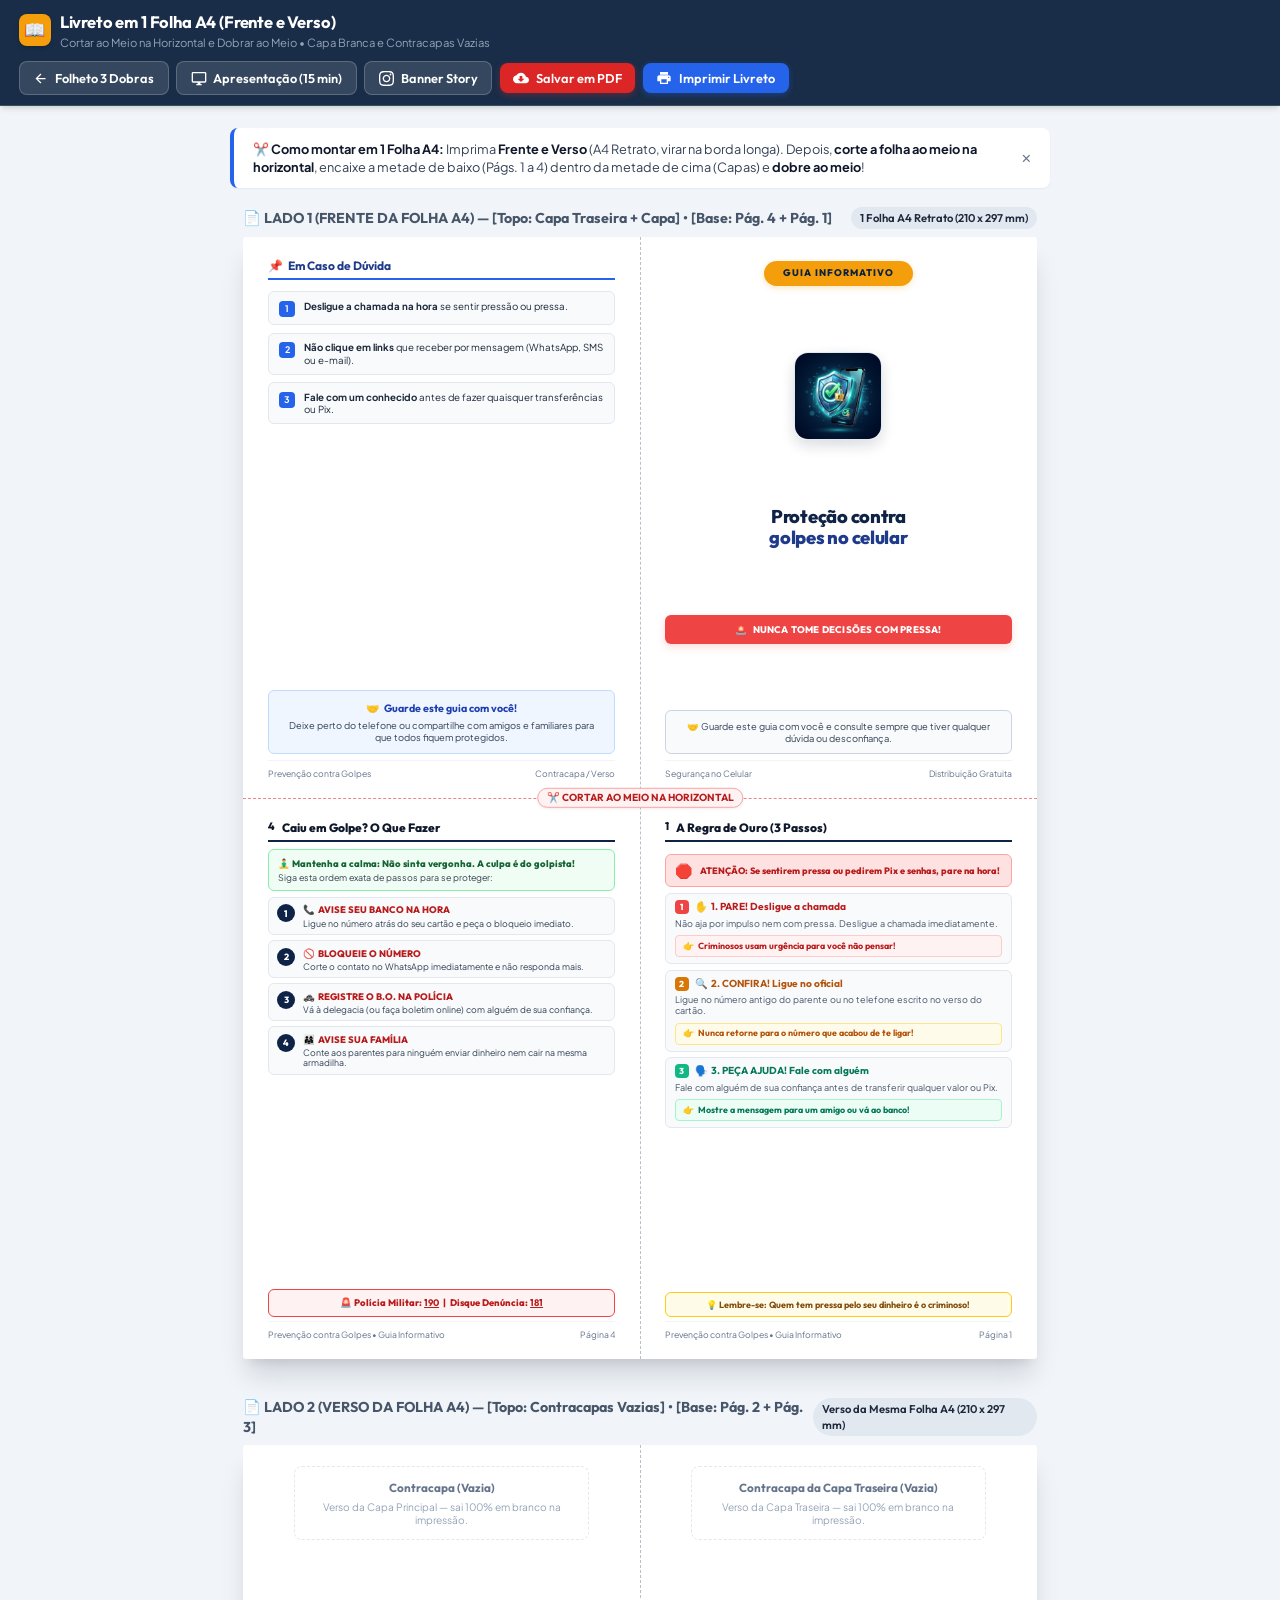
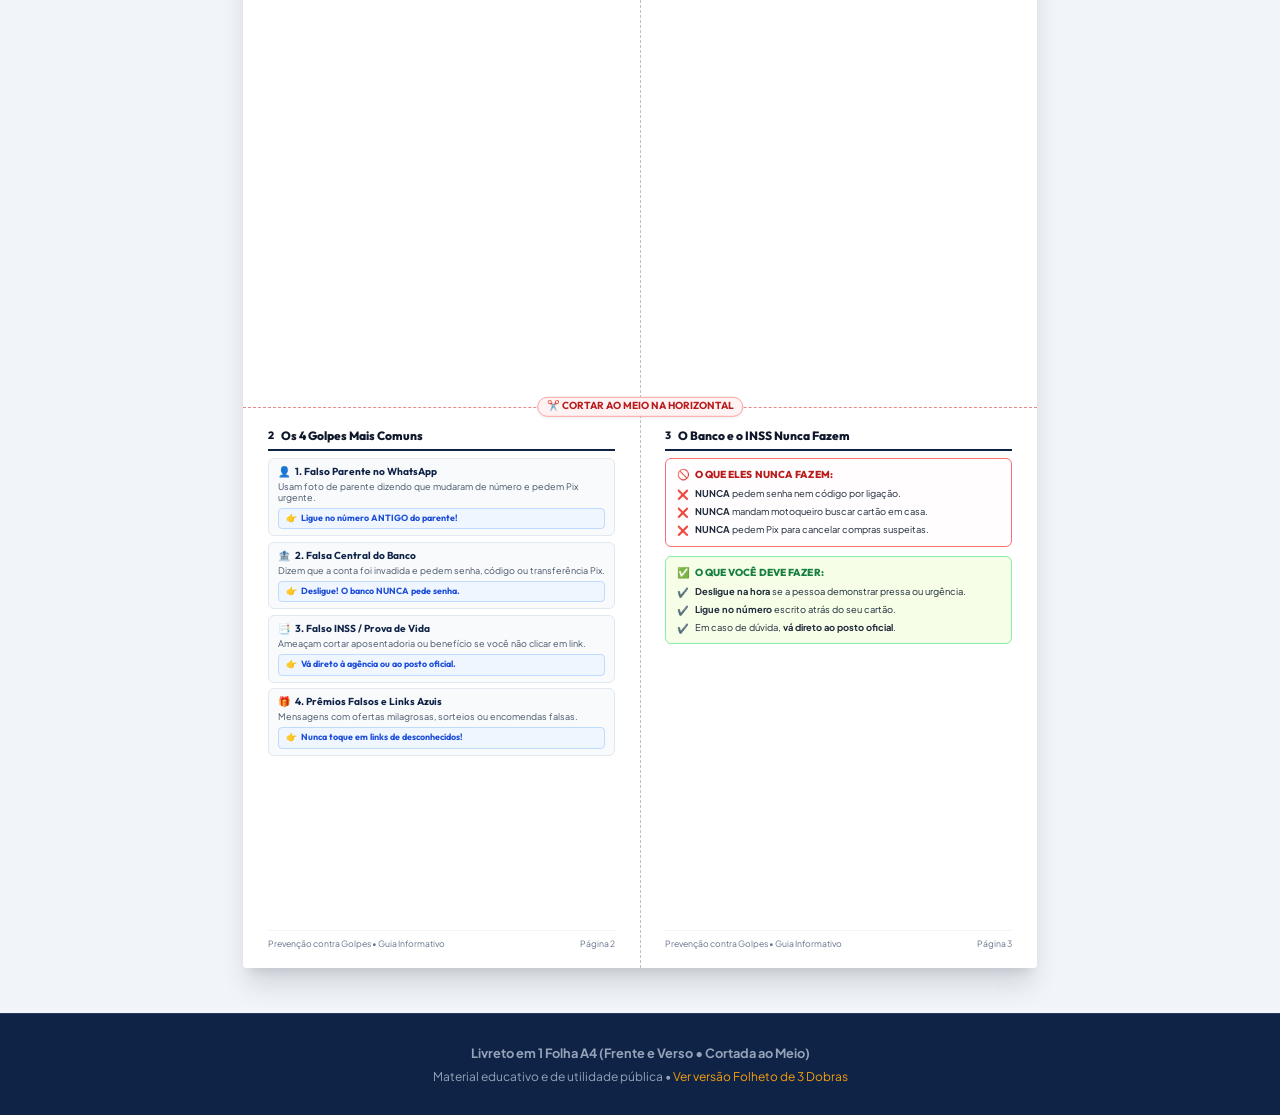
<file: livreto.html>
<!DOCTYPE html>
<html lang="pt-BR">

<head>
  <meta charset="UTF-8">
  <meta name="viewport" content="width=device-width, initial-scale=1.0">
  <meta name="description"
    content="Livreto em 1 Folha A4 (Frente e Verso, Cortada ao Meio): Cartilha de Proteção contra Golpes no Celular com capa de fundo branco e contracapas vazias.">
  <meta name="theme-color" content="#0d223f">
  <title>Livreto (1 Folha A4 Cortada ao Meio): Proteção Contra Golpes no Celular</title>

  <link rel="stylesheet" href="style.css">

  <!-- Biblioteca html2pdf e imagem da capa em Base64 para geração de PDF em alta resolução sem bloqueio CORS -->
  <script src="assets/html2pdf.bundle.min.js"></script>
  <script src="assets/cover-illustration-data.js"></script>

  <style>
    /* ==========================================================================
       LIVRETO EM 1 ÚNICA FOLHA A4 (FRENTE E VERSO) CORTADA AO MEIO
       Cada lado do A4 Retrato (210 x 297 mm) possui 4 quadrantes (2x2):
       - Metade Superior (Tira 1): Capas na Frente / Contracapas Vazias no Verso
       - Metade Inferior (Tira 2): Páginas 4 e 1 na Frente / Páginas 2 e 3 no Verso
       ========================================================================== */

    :root {
      --a4-portrait-width: 210mm;
      --a4-portrait-height: 297mm;
    }

    .booklet-view-container {
      display: flex;
      flex-direction: column;
      align-items: center;
      gap: 2.5rem;
      width: 100%;
    }

    .booklet-view-container .sheet-label {
      max-width: var(--a4-portrait-width);
    }

    /* Folha A4 Retrato (210mm x 297mm) dividida em 4 quadrantes (2 colunas x 2 linhas) */
    .a4-sheet-booklet {
      width: var(--a4-portrait-width);
      height: var(--a4-portrait-height);
      min-height: var(--a4-portrait-height);
      max-height: var(--a4-portrait-height);
      background: #ffffff;
      border-radius: 4px;
      box-shadow: var(--shadow-sheet);
      display: grid;
      grid-template-columns: repeat(2, 1fr);
      grid-template-rows: repeat(2, 1fr);
      position: relative;
      overflow: hidden;
      page-break-after: always;
      break-after: page;
    }

    /* Linha-guia Vertical Central (50% largura) = DOBRA AO MEIO */
    .a4-sheet-booklet::before {
      content: '';
      position: absolute;
      top: 0;
      bottom: 0;
      left: 50%;
      width: 0;
      border-left: 1px dashed rgba(100, 116, 139, 0.45);
      z-index: 50;
      pointer-events: none;
    }

    /* Linha-guia Horizontal Central (50% altura) = CORTE AO MEIO */
    .a4-sheet-booklet::after {
      content: '';
      position: absolute;
      left: 0;
      right: 0;
      top: 50%;
      height: 0;
      border-top: 1.5px dashed rgba(220, 38, 38, 0.55);
      z-index: 50;
      pointer-events: none;
    }

    /* Etiqueta visual de corte apenas em tela */
    .cut-line-badge {
      position: absolute;
      top: 50%;
      left: 50%;
      transform: translate(-50%, -50%);
      background: #fef2f2;
      color: #b91c1c;
      border: 1px solid #fca5a5;
      font-family: var(--font-heading);
      font-size: 0.68rem;
      font-weight: 700;
      padding: 0.12rem 0.55rem;
      border-radius: 9999px;
      z-index: 60;
      pointer-events: none;
      white-space: nowrap;
      box-shadow: 0 1px 3px rgba(0, 0, 0, 0.08);
    }

    /* Cada página do livreto (1/4 de A4 = A6 Retrato: 105mm x 148.5mm) */
    .a4-sheet-booklet .panel {
      width: 105mm;
      height: 148.5mm;
      padding: 5.5mm 6.5mm 4.5mm;
      display: flex;
      flex-direction: column;
      justify-content: space-between;
      background: #ffffff;
      overflow: hidden;
      position: relative;
    }

    .a4-sheet-booklet .panel-content {
      flex: 1;
      display: flex;
      flex-direction: column;
      justify-content: flex-start;
    }

    .a4-sheet-booklet .panel-footer {
      margin-top: auto;
      padding-top: 2mm;
      font-size: 6.5pt;
      color: #64748b;
      border-top: 1px solid #f1f5f9;
    }

    /* ==========================================================================
       AJUSTES DE ESCALA PARA OS QUADRANTES DO LIVRETO (105mm x 148.5mm)
       ========================================================================== */

    /* Cabeçalhos das Páginas 1 a 4 */
    .a4-sheet-booklet .section-header-line {
      font-size: 9pt;
      padding-bottom: 1.2mm;
      margin-bottom: 1.8mm;
      gap: 2mm;
    }

    .a4-sheet-booklet .section-header-line h2 {
      font-size: 9pt;
    }

    .a4-sheet-booklet .step-num-dark {
      font-size: 8pt;
    }

    /* CAPA PRINCIPAL COM FUNDO BRANCO */
    .a4-sheet-booklet .panel-cover.panel-cover-white {
      background: #ffffff !important;
      color: #0f172a !important;
      padding: 6mm 6.5mm 4.5mm;
    }

    .a4-sheet-booklet .panel-cover.panel-cover-white .panel-content {
      justify-content: space-between;
      align-items: center;
      padding: 0.5mm 0 1.5mm;
    }

    .a4-sheet-booklet .panel-cover.panel-cover-white .cover-badge {
      background: #f59e0b;
      color: #0d223f;
      font-size: 7.2pt;
      padding: 1.4mm 5mm;
      box-shadow: 0 2px 6px rgba(245, 158, 11, 0.25);
    }

    .a4-sheet-booklet .panel-cover.panel-cover-white .cover-illustration {
      width: 88px;
      height: 88px;
    }

    .a4-sheet-booklet .panel-cover.panel-cover-white .cover-illustration::before {
      width: 104px;
      height: 104px;
      background: radial-gradient(circle, rgba(37, 99, 235, 0.14) 0%, rgba(255, 255, 255, 0) 70%);
    }

    .a4-sheet-booklet .panel-cover.panel-cover-white .cover-illustration img {
      border-radius: 14px;
      border: 1.5px solid #e2e8f0;
      box-shadow: 0 6px 14px rgba(15, 23, 42, 0.14);
    }

    .a4-sheet-booklet .panel-cover.panel-cover-white .cover-title {
      color: #0f2347 !important;
      font-size: 13.8pt;
      line-height: 1.18;
    }

    .a4-sheet-booklet .panel-cover.panel-cover-white .cover-title span {
      color: #1e3a8a !important;
    }

    .a4-sheet-booklet .panel-cover.panel-cover-white .cover-alert-banner {
      background: #ef4444;
      color: #ffffff;
      padding: 2.2mm 2.5mm;
      font-size: 7.2pt;
      border-radius: 6px;
      box-shadow: 0 3px 8px rgba(239, 68, 68, 0.2);
    }

    .a4-sheet-booklet .panel-cover.panel-cover-white .cover-reminder-box {
      background: #f8fafc;
      border: 1px solid #cbd5e1;
      color: #334155;
      padding: 2.4mm 3mm;
      font-size: 7pt;
      line-height: 1.3;
      border-radius: 6px;
    }

    .a4-sheet-booklet .panel-cover.panel-cover-white .panel-footer {
      border-top: 1px solid #f1f5f9 !important;
      color: #64748b !important;
    }

    /* CAPA TRASEIRA / VERSO (Em Caso de Dúvida) */
    .a4-sheet-booklet .panel-doubt .panel-content {
      gap: 1.8mm;
    }

    .a4-sheet-booklet .section-badge-blue {
      font-size: 9pt;
      padding-bottom: 1mm;
      margin-bottom: 1mm;
    }

    .a4-sheet-booklet .section-badge-blue h2 {
      font-size: 9pt;
    }

    .a4-sheet-booklet .doubt-list {
      gap: 2mm;
    }

    .a4-sheet-booklet .doubt-item {
      font-size: 7.3pt;
      padding: 2mm 2.8mm;
      gap: 2.2mm;
      line-height: 1.28;
    }

    .a4-sheet-booklet .doubt-num {
      width: 16px;
      height: 16px;
      font-size: 6.8pt;
    }

    .a4-sheet-booklet .keep-booklet-box {
      padding: 2.6mm 3.2mm;
      margin-bottom: 1.5mm;
      border-radius: 6px;
    }

    .a4-sheet-booklet .keep-booklet-box h4 {
      font-size: 8pt;
      margin-bottom: 1mm;
    }

    .a4-sheet-booklet .keep-booklet-box p {
      font-size: 7pt;
      line-height: 1.25;
    }

    /* PÁGINA 1: A Regra de Ouro */
    .a4-sheet-booklet .panel-golden-rule .panel-content {
      gap: 1.2mm;
    }

    .a4-sheet-booklet .attention-banner {
      padding: 1.4mm 2.4mm;
      margin-bottom: 0.5mm;
    }

    .a4-sheet-booklet .attention-banner .alert-icon {
      font-size: 10.5pt;
    }

    .a4-sheet-booklet .attention-banner p {
      font-size: 6.9pt;
      line-height: 1.2;
    }

    .a4-sheet-booklet .golden-steps {
      gap: 1.4mm;
    }

    .a4-sheet-booklet .golden-step-card {
      padding: 1.6mm 2.4mm;
      gap: 0.5mm;
    }

    .a4-sheet-booklet .step-badge-mini {
      width: 14px;
      height: 14px;
      font-size: 6.5pt;
    }

    .a4-sheet-booklet .golden-tip-box {
      padding: 1.5mm 2.2mm;
      font-size: 6.8pt;
      margin-bottom: 1mm;
    }

    /* PÁGINA 2: Os 4 Golpes Mais Comuns */
    .a4-sheet-booklet .scams-list {
      gap: 1.5mm;
    }

    .a4-sheet-booklet .scam-item-card {
      padding: 1.6mm 2.4mm;
    }

    .a4-sheet-booklet .scam-header {
      font-size: 7.6pt;
      margin-bottom: 0.6mm;
    }

    .a4-sheet-booklet .scam-desc {
      font-size: 6.8pt;
      line-height: 1.2;
      margin-bottom: 1mm;
    }

    .a4-sheet-booklet .scam-action {
      padding: 0.9mm 2mm;
      font-size: 6.7pt;
    }

    /* PÁGINA 3: O Banco e o INSS Nunca Fazem */
    .a4-sheet-booklet .rules-container {
      gap: 2.4mm;
    }

    .a4-sheet-booklet .rule-box {
      padding: 2.4mm 3mm;
      border-radius: 6px;
    }

    .a4-sheet-booklet .rule-box-title {
      font-size: 7.6pt;
      margin-bottom: 1.4mm;
    }

    .a4-sheet-booklet .rule-list {
      gap: 1.4mm;
    }

    .a4-sheet-booklet .rule-list li {
      font-size: 7pt;
      line-height: 1.25;
      gap: 1.5mm;
    }

    .a4-sheet-booklet .rule-icon {
      font-size: 7pt;
    }

    /* PÁGINA 4: Caiu em Golpe? O Que Fazer */
    .a4-sheet-booklet .calm-notice-box {
      padding: 1.8mm 2.5mm;
      margin-bottom: 1.6mm;
    }

    .a4-sheet-booklet .calm-notice-box strong {
      font-size: 7.1pt;
      margin-bottom: 0.5mm;
    }

    .a4-sheet-booklet .calm-notice-box p {
      font-size: 6.7pt;
      line-height: 1.2;
    }

    .a4-sheet-booklet .recovery-steps-list {
      gap: 1.3mm;
    }

    .a4-sheet-booklet .recovery-step-item {
      padding: 1.4mm 2.2mm;
      gap: 2mm;
    }

    .a4-sheet-booklet .recovery-step-num {
      width: 18px;
      height: 18px;
      font-size: 6.8pt;
    }

    .a4-sheet-booklet .recovery-step-content h5 {
      font-size: 7.1pt;
      margin-bottom: 0.4mm;
    }

    .a4-sheet-booklet .recovery-step-content p {
      font-size: 6.6pt;
      line-height: 1.18;
    }

    .a4-sheet-booklet .police-box {
      padding: 1.6mm 2.2mm;
      font-size: 7.1pt;
      margin-bottom: 1mm;
    }

    /* ==========================================================================
       CONTRACAPA E CONTRACAPA DA CAPA TRASEIRA VAZIAS (VERSO DAS CAPAS)
       ========================================================================== */
    .panel-blank {
      background: #ffffff !important;
      display: flex;
      flex-direction: column;
      align-items: center;
      justify-content: center;
    }

    .blank-page-indicator {
      border: 1px dashed #e2e8f0;
      border-radius: 8px;
      padding: 0.85rem 1rem;
      text-align: center;
      color: #94a3b8;
      max-width: 85%;
      user-select: none;
    }

    .blank-page-indicator strong {
      display: block;
      font-family: var(--font-heading);
      font-size: 0.78rem;
      color: #64748b;
      margin-bottom: 0.2rem;
    }

    .blank-page-indicator span {
      font-size: 0.68rem;
      line-height: 1.3;
      display: block;
    }

    /* Ocultar elementos auxiliares durante geração de PDF via html2pdf */
    body.generating-pdf .no-print,
    body.generating-pdf .blank-page-indicator,
    body.generating-pdf .cut-line-badge,
    body.generating-pdf .sheet-label {
      display: none !important;
    }

    /* ==========================================================================
       IMPRESSÃO EM 1 FOLHA A4 RETRATO (FRENTE E VERSO)
       ========================================================================== */
    @media print {
      @page {
        size: A4 portrait;
        margin: 0;
      }

      html, body {
        width: 210mm !important;
        height: 100% !important;
        margin: 0 !important;
        padding: 0 !important;
        background: #ffffff !important;
        -webkit-print-color-adjust: exact !important;
        print-color-adjust: exact !important;
      }

      .main-wrapper {
        width: 210mm !important;
        padding: 0 !important;
        margin: 0 !important;
      }

      .booklet-view-container {
        display: block !important;
        width: 210mm !important;
        margin: 0 !important;
        padding: 0 !important;
      }

      .a4-sheet-booklet {
        width: 210mm !important;
        height: 297mm !important;
        min-height: 297mm !important;
        max-height: 297mm !important;
        box-shadow: none !important;
        border-radius: 0 !important;
        margin: 0 !important;
        page-break-after: always !important;
        break-after: page !important;
      }

      .sheet-section:last-child .a4-sheet-booklet {
        page-break-after: avoid !important;
        break-after: avoid !important;
      }

      .a4-sheet-booklet::before {
        border-left: 1px dotted #cbd5e1 !important;
        opacity: 0.55 !important;
      }

      .a4-sheet-booklet::after {
        border-top: 1px dashed #94a3b8 !important;
        opacity: 0.65 !important;
      }

      .blank-page-indicator,
      .cut-line-badge {
        display: none !important;
      }

      .panel-cover.panel-cover-white {
        background: #ffffff !important;
        color: #0f172a !important;
      }
    }
  </style>
</head>

<body>

  <!-- ======================================================================
       BARRA SUPERIOR DE FERRAMENTAS E ACESSIBILIDADE
       ====================================================================== -->
  <header class="top-toolbar no-print">
    <div class="toolbar-container">

      <!-- Marca / Título -->
      <div class="toolbar-brand">
        <div class="brand-icon" aria-hidden="true">📖</div>
        <div>
          <span class="brand-title">Livreto em 1 Folha A4 (Frente e Verso)</span>
          <span class="brand-subtitle">Cortar ao Meio na Horizontal e Dobrar ao Meio • Capa Branca e Contracapas Vazias</span>
        </div>
      </div>

      <!-- Ações: Navegação, Download PDF, Impressão e Acessibilidade -->
      <div class="toolbar-actions">
        <!-- Voltar para o Folheto A4 Dobrável -->
        <a href="index.html" class="btn btn-ghost"
          title="Voltar para a versão Folheto A4 Dobrável (3 dobras)">
          <svg width="15" height="15" viewBox="0 0 24 24" fill="currentColor">
            <path d="M20 11H7.83l5.59-5.59L12 4l-8 8 8 8 1.41-1.41L7.83 13H20v-2z" />
          </svg>
          Folheto 3 Dobras
        </a>

        <!-- Apresentação para Palestra (15 min) -->
        <a href="apresentacao.html" class="btn btn-ghost"
          title="Abrir apresentação de slides interativa para palestra de 15 minutos">
          <svg width="16" height="16" viewBox="0 0 24 24" fill="currentColor">
            <path
              d="M21 3H3c-1.1 0-2 .9-2 2v12c0 1.1.9 2 2 2h7v2H8v2h8v-2h-2v-2h7c1.1 0 2-.9 2-2V5c0-1.1-.9-2-2-2zm0 14H3V5h18v12z" />
          </svg>
          Apresentação (15 min)
        </a>

        <!-- Banner Story (Divulgação) -->
        <a href="banner-story.html" class="btn btn-ghost"
          title="Gerar banner para Stories do Instagram e Status do WhatsApp">
          <svg width="15" height="15" viewBox="0 0 24 24" fill="currentColor">
            <path
              d="M12 2.163c3.204 0 3.584.012 4.85.07 3.252.148 4.771 1.691 4.919 4.919.058 1.265.069 1.645.069 4.849 0 3.205-.012 3.584-.069 4.849-.149 3.225-1.664 4.771-4.919 4.919-1.266.058-1.644.07-4.85.07-3.204 0-3.584-.012-4.849-.07-3.26-.149-4.771-1.699-4.919-4.92-.058-1.265-.07-1.644-.07-4.849 0-3.204.013-3.583.07-4.849.149-3.227 1.664-4.771 4.919-4.919 1.266-.057 1.645-.069 4.849-.069zm0-2.163c-3.259 0-3.667.014-4.947.072-4.358.2-6.78 2.618-6.98 6.98-.059 1.281-.073 1.689-.073 4.948 0 3.259.014 3.668.072 4.948.2 4.358 2.618 6.78 6.98 6.98 1.281.058 1.689.072 4.948.072 3.259 0 3.668-.014 4.948-.072 4.354-.2 6.782-2.618 6.979-6.98.059-1.28.073-1.689.073-4.948 0-3.259-.014-3.667-.072-4.947-.196-4.354-2.617-6.78-6.979-6.98-1.281-.059-1.69-.073-4.949-.073zm0 5.838c-3.403 0-6.162 2.759-6.162 6.162s2.759 6.163 6.162 6.163 6.162-2.759 6.162-6.163c0-3.403-2.759-6.162-6.162-6.162zm0 10.162c-2.209 0-4-1.79-4-4 0-2.209 1.791-4 4-4s4 1.791 4 4c0 2.21-1.791 4-4 4zm6.406-11.845c-.796 0-1.441.645-1.441 1.44s.645 1.44 1.441 1.44c.795 0 1.439-.645 1.439-1.44s-.644-1.44-1.439-1.44z" />
          </svg>
          Banner Story
        </a>

        <!-- Salvar / Baixar PDF -->
        <button id="btnDownloadPdf" class="btn btn-pdf" title="Baixar arquivo PDF do livreto (1 folha A4 frente e verso)">
          <svg width="16" height="16" viewBox="0 0 24 24" fill="currentColor">
            <path
              d="M19.35 10.04C18.67 6.59 15.64 4 12 4 9.11 4 6.6 5.64 5.35 8.04 2.34 8.36 0 10.91 0 14c0 3.31 2.69 6 6 6h13c2.76 0 5-2.24 5-5 0-2.64-2.05-4.78-4.65-4.96zM17 13l-5 5-5-5h3V9h4v4h3z" />
          </svg>
          Salvar em PDF
        </button>

        <!-- Diálogo de Impressão -->
        <button id="btnPrintNative" class="btn btn-print" title="Abrir janela de impressão do navegador">
          <svg width="16" height="16" viewBox="0 0 24 24" fill="currentColor">
            <path
              d="M19 8H5c-1.66 0-3 1.34-3 3v6h4v4h12v-4h4v-6c0-1.66-1.34-3-3-3zm-3 11H8v-5h8v5zm3-7c-.55 0-1-.45-1-1s.45-1 1-1 1 .45 1 1-.45 1-1 1zm-1-9H6v4h12V3z" />
          </svg>
          Imprimir Livreto
        </button>
      </div>

    </div>
  </header>

  <!-- ======================================================================
       CONTEÚDO PRINCIPAL DO LIVRETO (1 FOLHA A4 FRENTE E VERSO)
       ====================================================================== -->
  <main class="main-wrapper">

    <!-- Dica Amigável para Impressão e Corte -->
    <div id="printTipBar" class="print-tip-bar no-print" style="max-width: 820px;">
      <div>
        ✂️ <strong>Como montar em 1 Folha A4:</strong> Imprima <strong>Frente e Verso</strong> (A4 Retrato, virar na borda longa). Depois, <strong>corte a folha ao meio na horizontal</strong>, encaixe a metade de baixo (Págs. 1 a 4) dentro da metade de cima (Capas) e <strong>dobre ao meio</strong>!
      </div>
      <button id="closeTipBtn" class="close-tip" title="Fechar dica">&times;</button>
    </div>

    <!-- ====================================================================
         CONTAINER DE IMPRESSÃO: 1 FOLHA A4 (LADO 1 = FRENTE, LADO 2 = VERSO)
         ==================================================================== -->
    <div id="bookletPrintTarget">
      <div id="bookletContainer" class="booklet-view-container">

        <!-- ================================================================
             LADO 1: FRENTE DA FOLHA A4
             - Metade Superior (Tira 1): [Esquerda: Capa Traseira] | [Direita: Capa Branca]
             - Metade Inferior (Tira 2): [Esquerda: Página 4]      | [Direita: Página 1]
             ================================================================ -->
        <div class="sheet-section">
          <div class="sheet-label no-print">
            <span>📄 LADO 1 (FRENTE DA FOLHA A4) — [Topo: Capa Traseira + Capa] • [Base: Pág. 4 + Pág. 1]</span>
            <span class="sheet-badge">1 Folha A4 Retrato (210 x 297 mm)</span>
          </div>

          <div class="a4-sheet-booklet" id="sheetFront">
            <div class="cut-line-badge no-print">✂️ CORTAR AO MEIO NA HORIZONTAL</div>

            <!-- QUADRANTE 1 (Topo Esquerdo): Capa Traseira / Verso - Em Caso de Dúvida -->
            <section class="panel panel-doubt" aria-label="Capa Traseira: Em Caso de Dúvida">
              <div class="panel-content">
                <div class="section-badge-blue">
                  <span aria-hidden="true">📌</span>
                  <h2>Em Caso de Dúvida</h2>
                </div>

                <ul class="doubt-list">
                  <li class="doubt-item">
                    <span class="doubt-num">1</span>
                    <span><strong>Desligue a chamada na hora</strong> se sentir pressão ou pressa.</span>
                  </li>
                  <li class="doubt-item">
                    <span class="doubt-num">2</span>
                    <span><strong>Não clique em links</strong> que receber por mensagem (WhatsApp, SMS ou
                      e-mail).</span>
                  </li>
                  <li class="doubt-item">
                    <span class="doubt-num">3</span>
                    <span><strong>Fale com um conhecido</strong> antes de fazer quaisquer transferências ou Pix.</span>
                  </li>
                </ul>

                <div class="keep-booklet-box">
                  <h4><span aria-hidden="true">🤝</span> Guarde este guia com você!</h4>
                  <p>Deixe perto do telefone ou compartilhe com amigos e familiares para que todos fiquem protegidos.
                  </p>
                </div>
              </div>

              <footer class="panel-footer">
                <span>Prevenção contra Golpes</span>
                <span>Contracapa / Verso</span>
              </footer>
            </section>

            <!-- QUADRANTE 2 (Topo Direito): Capa Principal (Fundo Branco) -->
            <section class="panel panel-cover panel-cover-white" aria-label="Capa do Guia Informativo">
              <div class="panel-content">
                <div class="cover-badge">GUIA INFORMATIVO</div>

                <div class="cover-illustration">
                  <img id="coverIllustrationImg" src="assets/cover-illustration.jpg"
                    alt="Escudo de proteção digital e smartphone seguro" width="88" height="88">
                </div>

                <h1 class="cover-title">
                  Proteção contra<br>
                  <span>golpes no celular</span>
                </h1>

                <div class="cover-alert-banner">
                  <span aria-hidden="true">🚨</span>
                  <span>NUNCA TOME DECISÕES COM PRESSA!</span>
                </div>

                <div class="cover-reminder-box">
                  <p>🤝 Guarde este guia com você e consulte sempre que tiver qualquer dúvida ou desconfiança.</p>
                </div>
              </div>

              <footer class="panel-footer">
                <span>Segurança no Celular</span>
                <span>Distribuição Gratuita</span>
              </footer>
            </section>

            <!-- QUADRANTE 3 (Base Esquerda): Página 4 - Caiu em Golpe? O Que Fazer -->
            <section class="panel panel-recovery" aria-label="Página 4: Caiu em Golpe? O Que Fazer">
              <div class="panel-content">
                <div class="section-header-line">
                  <span class="step-num-dark">4</span>
                  <h2>Caiu em Golpe? O Que Fazer</h2>
                </div>

                <div class="calm-notice-box">
                  <strong>🧘‍♂️ Mantenha a calma: Não sinta vergonha. A culpa é do golpista!</strong>
                  <p>Siga esta ordem exata de passos para se proteger:</p>
                </div>

                <div class="recovery-steps-list">
                  <!-- Passo 1 -->
                  <div class="recovery-step-item">
                    <div class="recovery-step-num">1</div>
                    <div class="recovery-step-content">
                      <h5><span aria-hidden="true">📞</span> AVISE SEU BANCO NA HORA</h5>
                      <p>Ligue no número atrás do seu cartão e peça o bloqueio imediato.</p>
                    </div>
                  </div>

                  <!-- Passo 2 -->
                  <div class="recovery-step-item">
                    <div class="recovery-step-num">2</div>
                    <div class="recovery-step-content">
                      <h5><span aria-hidden="true">🚫</span> BLOQUEIE O NÚMERO</h5>
                      <p>Corte o contato no WhatsApp imediatamente e não responda mais.</p>
                    </div>
                  </div>

                  <!-- Passo 3 -->
                  <div class="recovery-step-item">
                    <div class="recovery-step-num">3</div>
                    <div class="recovery-step-content">
                      <h5><span aria-hidden="true">🚓</span> REGISTRE O B.O. NA POLÍCIA</h5>
                      <p>Vá à delegacia (ou faça boletim online) com alguém de sua confiança.</p>
                    </div>
                  </div>

                  <!-- Passo 4 -->
                  <div class="recovery-step-item">
                    <div class="recovery-step-num">4</div>
                    <div class="recovery-step-content">
                      <h5><span aria-hidden="true">👨‍👩‍👧</span> AVISE SUA FAMÍLIA</h5>
                      <p>Conte aos parentes para ninguém enviar dinheiro nem cair na mesma armadilha.</p>
                    </div>
                  </div>
                </div>

                <div class="police-box">
                  🚨 Polícia Militar: <a href="tel:190"><strong>190</strong></a> &nbsp;|&nbsp; Disque Denúncia: <a
                    href="tel:181"><strong>181</strong></a>
                </div>
              </div>

              <footer class="panel-footer">
                <span>Prevenção contra Golpes • Guia Informativo</span>
                <span>Página 4</span>
              </footer>
            </section>

            <!-- QUADRANTE 4 (Base Direita): Página 1 - A Regra de Ouro (3 Passos) -->
            <section class="panel panel-golden-rule" aria-label="Página 1: A Regra de Ouro">
              <div class="panel-content">
                <div class="section-header-line">
                  <span class="step-num-dark">1</span>
                  <h2>A Regra de Ouro (3 Passos)</h2>
                </div>

                <div class="attention-banner">
                  <span class="alert-icon" aria-hidden="true">🛑</span>
                  <p>ATENÇÃO: Se sentirem pressa ou pedirem Pix e senhas, pare na hora!</p>
                </div>

                <div class="golden-steps">
                  <!-- Passo 1 -->
                  <div class="golden-step-card">
                    <div class="scam-header" style="color: #b91c1c;">
                      <span class="step-badge-mini badge-red">1</span>
                      <span aria-hidden="true">✋</span>
                      <span>1. PARE! Desligue a chamada</span>
                    </div>
                    <p class="scam-desc">Não aja por impulso nem com pressa. Desligue a chamada imediatamente.</p>
                    <div class="scam-action action-red">
                      <span aria-hidden="true">👉</span> Criminosos usam urgência para você não pensar!
                    </div>
                  </div>

                  <!-- Passo 2 -->
                  <div class="golden-step-card">
                    <div class="scam-header" style="color: #b45309;">
                      <span class="step-badge-mini badge-amber">2</span>
                      <span aria-hidden="true">🔍</span>
                      <span>2. CONFIRA! Ligue no oficial</span>
                    </div>
                    <p class="scam-desc">Ligue no número antigo do parente ou no telefone escrito no verso do cartão.</p>
                    <div class="scam-action action-amber">
                      <span aria-hidden="true">👉</span> Nunca retorne para o número que acabou de te ligar!
                    </div>
                  </div>

                  <!-- Passo 3 -->
                  <div class="golden-step-card">
                    <div class="scam-header" style="color: #047857;">
                      <span class="step-badge-mini badge-green">3</span>
                      <span aria-hidden="true">🗣️</span>
                      <span>3. PEÇA AJUDA! Fale com alguém</span>
                    </div>
                    <p class="scam-desc">Fale com alguém de sua confiança antes de transferir qualquer valor ou Pix.</p>
                    <div class="scam-action action-green">
                      <span aria-hidden="true">👉</span> Mostre a mensagem para um amigo ou vá ao banco!
                    </div>
                  </div>
                </div>

                <div class="golden-tip-box">
                  💡 <strong>Lembre-se:</strong> Quem tem pressa pelo seu dinheiro é o criminoso!
                </div>
              </div>

              <footer class="panel-footer">
                <span>Prevenção contra Golpes • Guia Informativo</span>
                <span>Página 1</span>
              </footer>
            </section>

          </div>
        </div>

        <!-- ================================================================
             LADO 2: VERSO DA FOLHA A4
             - Metade Superior (Verso das Capas): [Esquerda: Verso da Capa Vazio] | [Direita: Verso da Capa Traseira Vazio]
             - Metade Inferior (Miolo Interno):   [Esquerda: Página 2]            | [Direita: Página 3]
             ================================================================ -->
        <div class="sheet-section">
          <div class="sheet-label no-print">
            <span>📄 LADO 2 (VERSO DA FOLHA A4) — [Topo: Contracapas Vazias] • [Base: Pág. 2 + Pág. 3]</span>
            <span class="sheet-badge">Verso da Mesma Folha A4 (210 x 297 mm)</span>
          </div>

          <div class="a4-sheet-booklet" id="sheetBack">
            <div class="cut-line-badge no-print">✂️ CORTAR AO MEIO NA HORIZONTAL</div>

            <!-- QUADRANTE 1 DO VERSO (Topo Esquerdo): Verso da Capa Principal (Vazio) -->
            <section class="panel panel-blank" aria-label="Contracapa Vazia (Verso da Capa)">
              <div class="blank-page-indicator no-print">
                <strong>Contracapa (Vazia)</strong>
                <span>Verso da Capa Principal — sai 100% em branco na impressão.</span>
              </div>
            </section>

            <!-- QUADRANTE 2 DO VERSO (Topo Direito): Verso da Capa Traseira (Vazio) -->
            <section class="panel panel-blank" aria-label="Contracapa da Capa Traseira Vazia">
              <div class="blank-page-indicator no-print">
                <strong>Contracapa da Capa Traseira (Vazia)</strong>
                <span>Verso da Capa Traseira — sai 100% em branco na impressão.</span>
              </div>
            </section>

            <!-- QUADRANTE 3 DO VERSO (Base Esquerda): Página 2 - Os 4 Golpes Mais Comuns -->
            <section class="panel panel-scams" aria-label="Página 2: Os 4 Golpes Mais Comuns">
              <div class="panel-content">
                <div class="section-header-line">
                  <span class="step-num-dark">2</span>
                  <h2>Os 4 Golpes Mais Comuns</h2>
                </div>

                <div class="scams-list">
                  <!-- Golpe 1 -->
                  <div class="scam-item-card">
                    <div class="scam-header">
                      <span aria-hidden="true">👤</span>
                      <span>1. Falso Parente no WhatsApp</span>
                    </div>
                    <p class="scam-desc">Usam foto de parente dizendo que mudaram de número e pedem Pix urgente.</p>
                    <div class="scam-action">
                      <span aria-hidden="true">👉</span> Ligue no número ANTIGO do parente!
                    </div>
                  </div>

                  <!-- Golpe 2 -->
                  <div class="scam-item-card">
                    <div class="scam-header">
                      <span aria-hidden="true">🏦</span>
                      <span>2. Falsa Central do Banco</span>
                    </div>
                    <p class="scam-desc">Dizem que a conta foi invadida e pedem senha, código ou transferência Pix.</p>
                    <div class="scam-action">
                      <span aria-hidden="true">👉</span> Desligue! O banco NUNCA pede senha.
                    </div>
                  </div>

                  <!-- Golpe 3 -->
                  <div class="scam-item-card">
                    <div class="scam-header">
                      <span aria-hidden="true">📑</span>
                      <span>3. Falso INSS / Prova de Vida</span>
                    </div>
                    <p class="scam-desc">Ameaçam cortar aposentadoria ou benefício se você não clicar em link.</p>
                    <div class="scam-action">
                      <span aria-hidden="true">👉</span> Vá direto à agência ou ao posto oficial.
                    </div>
                  </div>

                  <!-- Golpe 4 -->
                  <div class="scam-item-card">
                    <div class="scam-header">
                      <span aria-hidden="true">🎁</span>
                      <span>4. Prêmios Falsos e Links Azuis</span>
                    </div>
                    <p class="scam-desc">Mensagens com ofertas milagrosas, sorteios ou encomendas falsas.</p>
                    <div class="scam-action">
                      <span aria-hidden="true">👉</span> Nunca toque em links de desconhecidos!
                    </div>
                  </div>
                </div>
              </div>

              <footer class="panel-footer">
                <span>Prevenção contra Golpes • Guia Informativo</span>
                <span>Página 2</span>
              </footer>
            </section>

            <!-- QUADRANTE 4 DO VERSO (Base Direita): Página 3 - O Banco e o INSS Nunca Fazem -->
            <section class="panel panel-rules" aria-label="Página 3: O Banco e o INSS Nunca Fazem">
              <div class="panel-content">
                <div class="section-header-line">
                  <span class="step-num-dark">3</span>
                  <h2>O Banco e o INSS Nunca Fazem</h2>
                </div>

                <div class="rules-container">
                  <!-- Caixa: Nunca Fazem -->
                  <div class="rule-box box-never">
                    <div class="rule-box-title">
                      <span aria-hidden="true">🚫</span> O QUE ELES NUNCA FAZEM:
                    </div>
                    <ul class="rule-list">
                      <li>
                        <span class="rule-icon" aria-hidden="true">❌</span>
                        <span><strong>NUNCA</strong> pedem senha nem código por ligação.</span>
                      </li>
                      <li>
                        <span class="rule-icon" aria-hidden="true">❌</span>
                        <span><strong>NUNCA</strong> mandam motoqueiro buscar cartão em casa.</span>
                      </li>
                      <li>
                        <span class="rule-icon" aria-hidden="true">❌</span>
                        <span><strong>NUNCA</strong> pedem Pix para cancelar compras suspeitas.</span>
                      </li>
                    </ul>
                  </div>

                  <!-- Caixa: O que você deve fazer -->
                  <div class="rule-box box-do">
                    <div class="rule-box-title">
                      <span aria-hidden="true">✅</span> O QUE VOCÊ DEVE FAZER:
                    </div>
                    <ul class="rule-list">
                      <li>
                        <span class="rule-icon" aria-hidden="true">✔️</span>
                        <span><strong>Desligue na hora</strong> se a pessoa demonstrar pressa ou urgência.</span>
                      </li>
                      <li>
                        <span class="rule-icon" aria-hidden="true">✔️</span>
                        <span><strong>Ligue no número</strong> escrito atrás do seu cartão.</span>
                      </li>
                      <li>
                        <span class="rule-icon" aria-hidden="true">✔️</span>
                        <span>Em caso de dúvida, <strong>vá direto ao posto oficial</strong>.</span>
                      </li>
                    </ul>
                  </div>
                </div>
              </div>

              <footer class="panel-footer">
                <span>Prevenção contra Golpes • Guia Informativo</span>
                <span>Página 3</span>
              </footer>
            </section>

          </div>
        </div>

      </div>
    </div>

  </main>

  <!-- ======================================================================
       MODAL DE INFORMAÇÕES DE IMPRESSÃO DO LIVRETO (1 FOLHA A4)
       ====================================================================== -->
  <div id="printModal" class="modal-overlay" role="dialog" aria-modal="true" aria-labelledby="printModalTitle">
    <div class="modal-card">
      <button id="closePrintModal" class="modal-close-btn" aria-label="Fechar janela">&times;</button>
      <h3 id="printModalTitle"><span aria-hidden="true">🖨️</span> Como Imprimir em 1 Folha A4 e Cortar</h3>

      <p>Todo o livreto cabe em <strong>uma única folha A4 impressa frente e verso</strong>:</p>

      <ul style="padding-left: 1.25rem; color: #334155; font-size: 0.92rem; line-height: 1.6;">
        <li><strong>Papel e Orientação:</strong> Selecione <strong>A4 Retrato (Vertical)</strong> sem margens.</li>
        <li><strong>Frente e Verso (Duplex):</strong> Marque <strong>"Imprimir nos dois lados"</strong> e selecione <strong>"Virar na borda longa"</strong> (Flip on long edge).</li>
        <li><strong>Gráficos de segundo plano:</strong> Marque a caixa <strong>"Gráficos de segundo plano"</strong>.</li>
        <li><strong>Montagem Rápida:</strong>
          <ol style="margin-top: 0.35rem; padding-left: 1.2rem;">
            <li>Corte a folha A4 ao meio na horizontal (na linha tracejada central).</li>
            <li>Dobre a tira de cima ao meio (terá a <em>Capa</em> na frente, a <em>Capa Traseira</em> atrás e o verso interno todo em branco).</li>
            <li>Dobre a tira de baixo ao meio (terá as <em>Páginas 1, 2, 3 e 4</em> em sequência) e encaixe dentro da capa!</li>
          </ol>
        </li>
      </ul>

      <div class="modal-actions">
        <button id="confirmPrintBtn" class="btn btn-print" style="padding: 0.6rem 1.25rem; font-size: 0.95rem;">
          Continuar para Impressão / PDF
        </button>
      </div>
    </div>
  </div>

  <!-- ======================================================================
       MODAL DE PROGRESSO DO PDF
       ====================================================================== -->
  <div id="pdfProgressModal" class="modal-overlay" role="status" aria-live="polite">
    <div class="modal-card" style="text-align: center; max-width: 420px; align-items: center;">
      <div style="font-size: 2.5rem; margin-bottom: 0.5rem;" aria-hidden="true">⏳</div>
      <h3 style="font-size: 1.2rem;">Gerando PDF do Livreto (1 Folha A4)</h3>
      <p id="pdfProgressText">Preparando frente e verso da folha A4...</p>
    </div>
  </div>

  <!-- ======================================================================
       RODAPÉ INFORMATIVO
       ====================================================================== -->
  <footer class="site-footer no-print">
    <p><strong>Livreto em 1 Folha A4 (Frente e Verso • Cortada ao Meio)</strong></p>
    <p style="margin-top: 0.35rem; font-size: 0.8rem;">
      Material educativo e de utilidade pública • <a href="index.html">Ver versão Folheto de 3 Dobras</a>
    </p>
  </footer>

  <script>
    document.addEventListener('DOMContentLoaded', () => {
      // Garante imagem da capa em Base64 para exportação PDF sem erro de CORS em file://
      const coverImg = document.getElementById('coverIllustrationImg');
      if (coverImg && window.COVER_ILLUSTRATION_DATA_URL) {
        coverImg.src = window.COVER_ILLUSTRATION_DATA_URL;
      }

      // Fechar barra de dica
      const closeTipBtn = document.getElementById('closeTipBtn');
      const printTipBar = document.getElementById('printTipBar');
      if (closeTipBtn && printTipBar) {
        closeTipBtn.addEventListener('click', () => {
          printTipBar.style.display = 'none';
        });
      }

      // Modal de Impressão
      const printModal = document.getElementById('printModal');
      const btnPrintNative = document.getElementById('btnPrintNative');
      const closePrintModal = document.getElementById('closePrintModal');
      const confirmPrintBtn = document.getElementById('confirmPrintBtn');

      if (btnPrintNative) {
        btnPrintNative.addEventListener('click', () => {
          printModal.style.display = 'flex';
        });
      }

      if (closePrintModal) {
        closePrintModal.addEventListener('click', () => {
          printModal.style.display = 'none';
        });
      }

      if (confirmPrintBtn) {
        confirmPrintBtn.addEventListener('click', () => {
          printModal.style.display = 'none';
          setTimeout(() => window.print(), 250);
        });
      }

      window.addEventListener('click', (e) => {
        if (e.target === printModal) {
          printModal.style.display = 'none';
        }
      });

      // Exportação Direta para PDF (A4 Retrato - 2 páginas = Frente e Verso de 1 folha A4)
      const btnDownloadPdf = document.getElementById('btnDownloadPdf');
      const pdfProgressModal = document.getElementById('pdfProgressModal');
      const pdfProgressText = document.getElementById('pdfProgressText');

      if (btnDownloadPdf) {
        btnDownloadPdf.addEventListener('click', async () => {
          pdfProgressModal.style.display = 'flex';
          pdfProgressText.textContent = 'Preparando Frente e Verso em 1 Folha A4...';
          document.body.classList.add('generating-pdf');

          await new Promise(resolve => setTimeout(resolve, 300));

          const element = document.getElementById('bookletPrintTarget');
          const opt = {
            margin: 0,
            filename: 'Livreto_1_Folha_A4_Protecao_Contra_Golpes.pdf',
            image: { type: 'jpeg', quality: 0.98 },
            html2canvas: {
              scale: 2,
              useCORS: true,
              letterRendering: true,
              logging: false
            },
            jsPDF: {
              unit: 'mm',
              format: 'a4',
              orientation: 'portrait'
            },
            pagebreak: { mode: ['avoid-all', 'css', 'legacy'] }
          };

          pdfProgressText.textContent = 'Renderizando quadrantes para corte e dobra...';

          try {
            if (typeof html2pdf !== 'undefined') {
              await html2pdf().set(opt).from(element).save();
              pdfProgressText.textContent = 'Download concluído com sucesso!';
              setTimeout(() => {
                document.body.classList.remove('generating-pdf');
                pdfProgressModal.style.display = 'none';
              }, 1000);
            } else {
              document.body.classList.remove('generating-pdf');
              pdfProgressModal.style.display = 'none';
              window.print();
            }
          } catch (err) {
            console.error('Erro na geração do PDF:', err);
            document.body.classList.remove('generating-pdf');
            pdfProgressModal.style.display = 'none';
            window.print();
          }
        });
      }
    });
  </script>
</body>

</html>
</file>
<file: style.css>
/* ==========================================================================
   CARTILHA DE PROTEÇÃO CONTRA GOLPES NO CELULAR
   Design System, Folheto Tríptico A4 & Estilos de Impressão PDF
   ========================================================================== */

@import url('https://fonts.googleapis.com/css2?family=Outfit:wght@400;500;600;700;800;900&family=Plus+Jakarta+Sans:wght@400;500;600;700;800&display=swap');

:root {
  /* Cores Principais */
  --color-primary: #1e3a8a;
  --color-primary-dark: #0f2347;
  --color-primary-light: #eff6ff;
  --color-cover-bg: #0d223f;
  --color-cover-gradient: linear-gradient(160deg, #0d223f 0%, #163663 55%, #0a1b32 100%);
  
  /* Cores Semânticas / Alertas */
  --color-danger: #dc2626;
  --color-danger-bg: #fef2f2;
  --color-danger-border: #fca5a5;
  --color-danger-text: #991b1b;

  --color-warning: #d97706;
  --color-warning-bg: #fffbeb;
  --color-warning-border: #fde68a;
  --color-warning-text: #92400e;

  --color-success: #059669;
  --color-success-bg: #ecfdf5;
  --color-success-border: #a7f3d0;
  --color-success-text: #065f46;

  --color-info: #0284c7;
  --color-info-bg: #f0f9ff;
  --color-info-border: #bae6fd;
  --color-info-text: #0369a1;

  /* Neutros */
  --color-bg-app: #f1f5f9;
  --color-card-bg: #ffffff;
  --color-text-main: #0f172a;
  --color-text-muted: #475569;
  --color-border: #e2e8f0;
  --color-border-dark: #cbd5e1;

  /* Tipografia */
  --font-heading: 'Outfit', -apple-system, BlinkMacSystemFont, 'Segoe UI', Roboto, sans-serif;
  --font-body: 'Plus Jakarta Sans', -apple-system, BlinkMacSystemFont, 'Segoe UI', Roboto, sans-serif;
  --font-size-base: 15px;

  /* Sombras */
  --shadow-sm: 0 1px 2px 0 rgba(0, 0, 0, 0.05);
  --shadow-md: 0 4px 6px -1px rgba(0, 0, 0, 0.1), 0 2px 4px -2px rgba(0, 0, 0, 0.1);
  --shadow-lg: 0 10px 15px -3px rgba(0, 0, 0, 0.1), 0 4px 6px -4px rgba(0, 0, 0, 0.1);
  --shadow-sheet: 0 20px 25px -5px rgba(15, 23, 42, 0.15), 0 8px 10px -6px rgba(15, 23, 42, 0.1);

  /* Dimensões A4 Paisagem (Landscape) */
  --a4-width: 297mm;
  --a4-height: 210mm;
}

/* Modos de Acessibilidade */
body.font-large {
  --font-size-base: 17px;
}
body.font-xlarge {
  --font-size-base: 19px;
}

body.high-contrast {
  --color-bg-app: #000000;
  --color-card-bg: #121212;
  --color-text-main: #ffffff;
  --color-text-muted: #e2e8f0;
  --color-border: #334155;
  --color-primary-light: #1e293b;
  --color-danger-bg: #450a0a;
  --color-danger-text: #fecaca;
  --color-warning-bg: #451a03;
  --color-warning-text: #fde68a;
  --color-success-bg: #064e3b;
  --color-success-text: #a7f3d0;
  --color-info-bg: #082f49;
  --color-info-text: #bae6fd;
}

/* Reset Básico */
*, *::before, *::after {
  box-sizing: border-box;
  margin: 0;
  padding: 0;
}

html {
  font-size: var(--font-size-base);
  scroll-behavior: smooth;
  -webkit-text-size-adjust: 100%;
}

body {
  font-family: var(--font-body);
  color: var(--color-text-main);
  background-color: var(--color-bg-app);
  line-height: 1.45;
  min-height: 100vh;
  display: flex;
  flex-direction: column;
}

/* ==========================================================================
   BARRA SUPERIOR DE FERRAMENTAS / NAVBAR
   ========================================================================== */
.top-toolbar {
  position: sticky;
  top: 0;
  z-index: 1000;
  background: rgba(13, 34, 63, 0.95);
  backdrop-filter: blur(12px);
  -webkit-backdrop-filter: blur(12px);
  border-bottom: 1px solid rgba(255, 255, 255, 0.15);
  color: #ffffff;
  padding: 0.65rem 1.25rem;
  box-shadow: var(--shadow-md);
}

.toolbar-container {
  max-width: 1380px;
  margin: 0 auto;
  display: flex;
  align-items: center;
  justify-content: space-between;
  flex-wrap: wrap;
  gap: 0.75rem;
}

.toolbar-brand {
  display: flex;
  align-items: center;
  gap: 0.6rem;
}

.brand-icon {
  width: 32px;
  height: 32px;
  background: #f59e0b;
  color: #0f172a;
  border-radius: 8px;
  display: flex;
  align-items: center;
  justify-content: center;
  font-size: 1.15rem;
  box-shadow: 0 2px 4px rgba(0,0,0,0.2);
}

.brand-title {
  font-family: var(--font-heading);
  font-size: 1.1rem;
  font-weight: 700;
  letter-spacing: -0.01em;
  color: #ffffff;
}

.brand-subtitle {
  font-size: 0.75rem;
  color: #94a3b8;
  display: block;
}

.toolbar-actions {
  display: flex;
  align-items: center;
  gap: 0.5rem;
  flex-wrap: wrap;
}

/* Grupos de Botões */
.btn-group {
  display: inline-flex;
  background: rgba(255, 255, 255, 0.1);
  padding: 3px;
  border-radius: 8px;
  border: 1px solid rgba(255, 255, 255, 0.15);
}

.btn-toggle {
  background: transparent;
  color: #cbd5e1;
  border: none;
  padding: 0.4rem 0.75rem;
  font-family: var(--font-heading);
  font-size: 0.82rem;
  font-weight: 600;
  border-radius: 6px;
  cursor: pointer;
  display: inline-flex;
  align-items: center;
  gap: 0.35rem;
  transition: all 0.2s ease;
}

.btn-toggle:hover {
  color: #ffffff;
  background: rgba(255, 255, 255, 0.08);
}

.btn-toggle.active {
  background: #ffffff;
  color: #0f2347;
  box-shadow: 0 2px 4px rgba(0, 0, 0, 0.15);
}

/* Botões de Ação Primária */
.btn {
  font-family: var(--font-heading);
  font-size: 0.85rem;
  font-weight: 600;
  padding: 0.45rem 0.9rem;
  border-radius: 8px;
  border: none;
  cursor: pointer;
  display: inline-flex;
  align-items: center;
  gap: 0.45rem;
  transition: all 0.2s ease;
  text-decoration: none;
}

.btn-pdf {
  background: #dc2626;
  color: #ffffff;
  box-shadow: 0 2px 6px rgba(220, 38, 38, 0.35);
}
.btn-pdf:hover {
  background: #b91c1c;
  transform: translateY(-1px);
  box-shadow: 0 4px 10px rgba(220, 38, 38, 0.4);
}

.btn-print {
  background: #2563eb;
  color: #ffffff;
  box-shadow: 0 2px 6px rgba(37, 99, 235, 0.35);
}
.btn-print:hover {
  background: #1d4ed8;
  transform: translateY(-1px);
  box-shadow: 0 4px 10px rgba(37, 99, 235, 0.4);
}

.btn-ghost {
  background: rgba(255, 255, 255, 0.12);
  color: #ffffff;
  border: 1px solid rgba(255, 255, 255, 0.2);
}
.btn-ghost:hover {
  background: rgba(255, 255, 255, 0.22);
}

.btn-ghost.speaking {
  background: #10b981;
  color: #ffffff;
  animation: pulse-ring 1.5s infinite;
}

@keyframes pulse-ring {
  0% { box-shadow: 0 0 0 0 rgba(16, 185, 129, 0.7); }
  70% { box-shadow: 0 0 0 8px rgba(16, 185, 129, 0); }
  100% { box-shadow: 0 0 0 0 rgba(16, 185, 129, 0); }
}

/* ==========================================================================
   CONTEÚDO PRINCIPAL
   ========================================================================== */
.main-wrapper {
  flex: 1;
  padding: 1.5rem 1rem 3rem;
  display: flex;
  flex-direction: column;
  align-items: center;
}

/* Dica / Alerta de Impressão */
.print-tip-bar {
  max-width: 1120px;
  width: 100%;
  margin-bottom: 1.25rem;
  background: #ffffff;
  border-left: 4px solid #2563eb;
  padding: 0.75rem 1.25rem;
  border-radius: 8px;
  box-shadow: var(--shadow-sm);
  display: flex;
  align-items: center;
  justify-content: space-between;
  font-size: 0.85rem;
  color: #334155;
  gap: 1rem;
}

.print-tip-bar strong {
  color: #0f172a;
}

.close-tip {
  background: transparent;
  border: none;
  font-size: 1.1rem;
  color: #64748b;
  cursor: pointer;
}

/* ==========================================================================
   MODO 1: FOLHETO TRÍPTICO A4 SANFONADO (A4 LANDSCAPE)
   ========================================================================== */
.trifold-view-container {
  display: flex;
  flex-direction: column;
  align-items: center;
  gap: 2.5rem;
  width: 100%;
}

.sheet-label {
  display: flex;
  align-items: center;
  justify-content: space-between;
  width: 100%;
  max-width: var(--a4-width);
  margin-bottom: 0.5rem;
  font-family: var(--font-heading);
  font-weight: 700;
  font-size: 0.95rem;
  color: #475569;
}

.sheet-badge {
  background: #e2e8f0;
  color: #1e293b;
  padding: 0.2rem 0.6rem;
  border-radius: 9999px;
  font-size: 0.75rem;
  font-weight: 600;
}

/* Folha A4 em Tela */
.a4-sheet {
  width: var(--a4-width);
  height: var(--a4-height);
  min-height: var(--a4-height);
  max-height: var(--a4-height);
  background: #ffffff;
  border-radius: 4px;
  box-shadow: var(--shadow-sheet);
  display: grid;
  grid-template-columns: repeat(3, 1fr);
  position: relative;
  overflow: hidden;
  page-break-after: always;
  break-after: page;
}

/* Linhas-guia tracejadas de dobra */
.a4-sheet::before {
  content: '';
  position: absolute;
  top: 0;
  bottom: 0;
  left: 33.333%;
  width: 0;
  border-left: 1px dashed rgba(100, 116, 139, 0.4);
  z-index: 50;
  pointer-events: none;
}

.a4-sheet::after {
  content: '';
  position: absolute;
  top: 0;
  bottom: 0;
  left: 66.666%;
  width: 0;
  border-left: 1px dashed rgba(100, 116, 139, 0.4);
  z-index: 50;
  pointer-events: none;
}

/* Cada Painel / Aba do Folheto */
.panel {
  display: flex;
  flex-direction: column;
  justify-content: space-between;
  padding: 14mm 10mm 10mm;
  position: relative;
  overflow: hidden;
  background: #ffffff;
  height: 100%;
}

.panel-content {
  flex: 1;
  display: flex;
  flex-direction: column;
}

.panel-footer {
  margin-top: auto;
  padding-top: 6mm;
  font-size: 7.5pt;
  color: #64748b;
  display: flex;
  justify-content: space-between;
  align-items: center;
  border-top: 1px solid #f1f5f9;
}

/* ==========================================================================
   PAINÉIS ESPECÍFICOS - PÁGINA 1 (EXTERNA)
   ========================================================================== */

/* Painel 1.1 - Em Caso de Dúvida */
/* Painel 1.1 - Em Caso de Dúvida / Verso */
.panel-doubt {
  background: #fdfefe;
}

.panel-doubt .panel-content {
  flex: 1;
  display: flex;
  flex-direction: column;
  justify-content: flex-start;
  gap: 2.5mm;
}

.section-badge-blue {
  display: inline-flex;
  align-items: center;
  gap: 0.35rem;
  font-family: var(--font-heading);
  font-size: 10.5pt;
  font-weight: 700;
  color: #1e3a8a;
  margin-bottom: 1.5mm;
  border-bottom: 2px solid #2563eb;
  padding-bottom: 1.2mm;
  width: 100%;
}

.doubt-list {
  list-style: none;
  display: flex;
  flex-direction: column;
  gap: 3mm;
}

.doubt-item {
  display: flex;
  align-items: flex-start;
  gap: 2.8mm;
  font-size: 8.2pt;
  color: #1e293b;
  line-height: 1.32;
  background: #f8fafc;
  padding: 2.8mm 3.5mm;
  border-radius: 6px;
  border: 1px solid #e2e8f0;
}

.doubt-num {
  background: #2563eb;
  color: #ffffff;
  font-size: 7.5pt;
  font-weight: 700;
  width: 18px;
  height: 18px;
  border-radius: 4px;
  display: flex;
  align-items: center;
  justify-content: center;
  flex-shrink: 0;
  margin-top: 1px;
}

.keep-booklet-box {
  margin-top: auto;
  margin-bottom: 3mm;
  background: #eff6ff;
  border: 1.5px solid #bfdbfe;
  border-radius: 8px;
  padding: 4mm 4.5mm;
  text-align: center;
}

.keep-booklet-box h4 {
  font-family: var(--font-heading);
  font-size: 9.5pt;
  font-weight: 700;
  color: #1e40af;
  margin-bottom: 1.5mm;
  display: flex;
  align-items: center;
  justify-content: center;
  gap: 0.35rem;
}

.keep-booklet-box p {
  font-size: 8pt;
  color: #334155;
  line-height: 1.3;
}

/* Painel 1.2 - Regra de Ouro (Página 1) */
.panel-golden-rule {
  background: #ffffff;
}

.panel-golden-rule .panel-content {
  flex: 1;
  display: flex;
  flex-direction: column;
  justify-content: flex-start;
  gap: 1.8mm;
}

.attention-banner {
  background: #fee2e2;
  border: 1px solid #fca5a5;
  border-radius: 6px;
  padding: 2mm 3.2mm;
  display: flex;
  align-items: center;
  gap: 2.2mm;
  margin: 0 0 1mm 0;
}

.attention-banner .alert-icon {
  font-size: 13pt;
  color: #dc2626;
  flex-shrink: 0;
}

.attention-banner p {
  font-family: var(--font-heading);
  font-size: 7.8pt;
  font-weight: 800;
  color: #b91c1c;
  line-height: 1.25;
}

.golden-steps {
  display: flex;
  flex-direction: column;
  gap: 2mm;
}

.golden-step-card {
  background: #f8fafc;
  border: 1px solid #e2e8f0;
  border-radius: 6px;
  padding: 2.5mm 3.2mm;
  display: flex;
  flex-direction: column;
  gap: 0.8mm;
}

.step-badge-mini {
  width: 17px;
  height: 17px;
  border-radius: 4px;
  color: #ffffff;
  display: inline-flex;
  align-items: center;
  justify-content: center;
  font-family: var(--font-heading);
  font-size: 7.5pt;
  font-weight: 800;
  flex-shrink: 0;
  margin-right: 0.15rem;
}

.badge-red { background: #ef4444; }
.badge-amber { background: #d97706; }
.badge-green { background: #10b981; }

.scam-action.action-red {
  background: #fef2f2;
  border: 1px solid #fecaca;
  color: #b91c1c;
}

.scam-action.action-amber {
  background: #fffbeb;
  border: 1px solid #fde68a;
  color: #b45309;
}

.scam-action.action-green {
  background: #ecfdf5;
  border: 1px solid #a7f3d0;
  color: #047857;
}

.golden-tip-box {
  background: #fefce8;
  border: 1.5px solid #facc15;
  border-radius: 6px;
  padding: 2.2mm 3.2mm;
  font-family: var(--font-heading);
  font-size: 7.8pt;
  font-weight: 700;
  color: #854d0e;
  line-height: 1.25;
  text-align: center;
  margin-top: auto;
  margin-bottom: 2mm;
}

/* Painel 1.3 - Capa Principal (Direita / Dobra frontal) */
.panel-cover {
  background: var(--color-cover-gradient);
  color: #ffffff;
  display: flex;
  flex-direction: column;
  justify-content: space-between;
  padding: 10mm 8mm 8mm;
  text-align: center;
  position: relative;
  overflow: hidden;
}

.panel-cover .panel-content {
  flex: 1;
  display: flex;
  flex-direction: column;
  justify-content: space-between;
  align-items: center;
  padding: 1mm 0 3mm;
}

.cover-badge {
  display: inline-flex;
  align-items: center;
  justify-content: center;
  background: #f59e0b;
  color: #0d223f;
  font-family: var(--font-heading);
  font-size: 8.5pt;
  font-weight: 800;
  letter-spacing: 0.1em;
  text-transform: uppercase;
  padding: 2.2mm 8mm;
  border-radius: 9999px;
  box-shadow: 0 4px 10px rgba(0, 0, 0, 0.35);
  margin: 0;
}

.cover-illustration {
  width: 135px;
  height: 135px;
  margin: 0 auto;
  position: relative;
  display: flex;
  align-items: center;
  justify-content: center;
}

.cover-illustration::before {
  content: '';
  position: absolute;
  width: 155px;
  height: 155px;
  background: radial-gradient(circle, rgba(59, 130, 246, 0.4) 0%, rgba(13, 34, 63, 0) 70%);
  border-radius: 50%;
  pointer-events: none;
}

.cover-illustration img {
  width: 100%;
  height: 100%;
  object-fit: cover;
  border-radius: 20px;
  box-shadow: 0 10px 25px rgba(0, 0, 0, 0.5), 0 0 25px rgba(59, 130, 246, 0.4);
  border: 2px solid rgba(255, 255, 255, 0.25);
  position: relative;
  z-index: 2;
}

.cover-title {
  font-family: var(--font-heading);
  font-size: 17.5pt;
  font-weight: 800;
  line-height: 1.22;
  color: #ffffff;
  letter-spacing: -0.015em;
  text-align: center;
  margin: 0;
  width: 100%;
}

.cover-title span {
  display: inline-block;
  color: #ffffff;
}

.cover-alert-banner {
  width: 100%;
  background: #ef4444;
  color: #ffffff;
  border-radius: 8px;
  padding: 3.5mm 3mm;
  font-family: var(--font-heading);
  font-size: 8.5pt;
  font-weight: 800;
  line-height: 1.25;
  letter-spacing: 0.02em;
  text-transform: uppercase;
  box-shadow: 0 4px 10px rgba(239, 68, 68, 0.35);
  margin: 0;
  display: flex;
  align-items: center;
  justify-content: center;
  gap: 0.35rem;
}

.cover-reminder-box {
  width: 100%;
  background: rgba(255, 255, 255, 0.09);
  border: 1.5px solid rgba(255, 255, 255, 0.25);
  border-radius: 8px;
  padding: 4mm 4mm;
  font-size: 8pt;
  color: #f1f5f9;
  line-height: 1.4;
  margin: 0;
}

/* ==========================================================================
   PAINÉIS ESPECÍFICOS - PÁGINA 2 (INTERNA / ABERTA)
   ========================================================================== */

/* Painel 2.1 - 4 Golpes Mais Comuns */
.panel-scams {
  background: #ffffff;
}

.section-header-line {
  display: flex;
  align-items: center;
  gap: 2.5mm;
  font-family: var(--font-heading);
  font-size: 10.2pt;
  font-weight: 800;
  color: #0f172a;
  border-bottom: 2px solid #0f2347;
  padding-bottom: 1.5mm;
  margin-bottom: 2.5mm;
  white-space: nowrap;
}

.section-header-line h2 {
  font-size: 10.2pt;
  font-weight: 800;
  white-space: nowrap;
}

.scams-list {
  display: flex;
  flex-direction: column;
  gap: 2.8mm;
}

.scam-item-card {
  background: #f8fafc;
  border: 1px solid #e2e8f0;
  border-radius: 6px;
  padding: 2.8mm 3.5mm;
}

.scam-header {
  font-family: var(--font-heading);
  font-size: 8.8pt;
  font-weight: 700;
  color: #0f2347;
  margin-bottom: 1.2mm;
  display: flex;
  align-items: center;
  gap: 0.25rem;
}

.scam-desc {
  font-size: 7.8pt;
  color: #475569;
  line-height: 1.28;
  margin-bottom: 1.8mm;
}

.scam-action {
  background: #eff6ff;
  border: 1px solid #bfdbfe;
  border-radius: 4px;
  padding: 1.5mm 3mm;
  font-family: var(--font-heading);
  font-size: 7.8pt;
  font-weight: 700;
  color: #1d4ed8;
  display: flex;
  align-items: center;
  gap: 0.25rem;
}

/* Painel 2.2 - O Banco e o INSS Nunca Fazem */
.panel-rules {
  background: #ffffff;
}

.rules-container {
  display: flex;
  flex-direction: column;
  gap: 4mm;
}

.rule-box {
  border-radius: 8px;
  padding: 3.5mm 4mm;
  border: 1.5px solid;
}

.rule-box.box-never {
  background: #fffdfd;
  border-color: #f87171;
}

.rule-box.box-do {
  background: #f7fee7;
  border-color: #86efac;
}

.rule-box-title {
  font-family: var(--font-heading);
  font-size: 8.8pt;
  font-weight: 800;
  margin-bottom: 2.2mm;
  display: flex;
  align-items: center;
  gap: 0.3rem;
  letter-spacing: 0.01em;
}

.box-never .rule-box-title {
  color: #b91c1c;
}

.box-do .rule-box-title {
  color: #15803d;
}

.rule-list {
  list-style: none;
  display: flex;
  flex-direction: column;
  gap: 2.2mm;
}

.rule-list li {
  font-size: 8pt;
  color: #1e293b;
  line-height: 1.32;
  display: flex;
  align-items: flex-start;
  gap: 2mm;
}

.rule-icon {
  font-size: 8pt;
  flex-shrink: 0;
  margin-top: 1px;
}

/* Painel 2.3 - Caiu em Golpe? O Que Fazer */
.panel-recovery {
  background: #ffffff;
}

.calm-notice-box {
  background: #f0fdf4;
  border: 1.5px solid #86efac;
  border-radius: 6px;
  padding: 3mm 4mm;
  margin-bottom: 3.5mm;
}

.calm-notice-box strong {
  display: block;
  font-family: var(--font-heading);
  font-size: 8.2pt;
  font-weight: 800;
  color: #166534;
  margin-bottom: 1mm;
}

.calm-notice-box p {
  font-size: 7.8pt;
  color: #374151;
  line-height: 1.28;
}

.recovery-steps-list {
  display: flex;
  flex-direction: column;
  gap: 2.6mm;
}

.recovery-step-item {
  display: flex;
  align-items: flex-start;
  gap: 2.8mm;
  border: 1px solid #e2e8f0;
  background: #f8fafc;
  padding: 2.5mm 3.2mm;
  border-radius: 6px;
}

.recovery-step-num {
  width: 22px;
  height: 22px;
  background: #0f2347;
  color: #ffffff;
  border-radius: 50%;
  font-family: var(--font-heading);
  font-size: 8pt;
  font-weight: 800;
  display: flex;
  align-items: center;
  justify-content: center;
  flex-shrink: 0;
  margin-top: 1px;
}

.recovery-step-content h5 {
  font-family: var(--font-heading);
  font-size: 8.2pt;
  font-weight: 800;
  color: #b91c1c;
  margin-bottom: 0.8mm;
  display: flex;
  align-items: center;
  gap: 0.25rem;
}

.recovery-step-content p {
  font-size: 7.5pt;
  color: #334155;
  line-height: 1.25;
}

.police-box {
  margin-top: auto;
  margin-bottom: 2mm;
  background: #fef2f2;
  border: 1.5px solid #ef4444;
  border-radius: 6px;
  padding: 2.5mm 3.2mm;
  text-align: center;
  font-family: var(--font-heading);
  font-size: 8.2pt;
  font-weight: 800;
  color: #b91c1c;
}

.police-box a {
  color: #b91c1c;
  text-decoration: underline;
}

/* ==========================================================================
   MODO 2: CARTILHA WEB INTERATIVA (MOBILE & DESKTOP FLUÍDO)
   ========================================================================== */
.digital-view-container {
  max-width: 960px;
  width: 100%;
  display: none; /* Ativado via JS com classe .active-view */
  flex-direction: column;
  gap: 2rem;
}

.active-view {
  display: flex !important;
}

/* Hero Digital */
.digital-hero {
  background: var(--color-cover-gradient);
  color: #ffffff;
  border-radius: 16px;
  padding: 2.5rem 2rem;
  box-shadow: var(--shadow-lg);
  display: grid;
  grid-template-columns: 1fr auto;
  align-items: center;
  gap: 2rem;
}

.hero-text {
  display: flex;
  flex-direction: column;
  gap: 1rem;
}

.hero-tag {
  display: inline-block;
  background: #f59e0b;
  color: #0d223f;
  font-family: var(--font-heading);
  font-size: 0.8rem;
  font-weight: 800;
  text-transform: uppercase;
  letter-spacing: 0.08em;
  padding: 0.35rem 0.85rem;
  border-radius: 9999px;
  width: fit-content;
}

.hero-title {
  font-family: var(--font-heading);
  font-size: 2.25rem;
  font-weight: 900;
  line-height: 1.15;
  letter-spacing: -0.02em;
}

.hero-urgent-banner {
  background: #ef4444;
  color: #ffffff;
  padding: 0.75rem 1.25rem;
  border-radius: 10px;
  font-family: var(--font-heading);
  font-weight: 800;
  font-size: 1.05rem;
  display: flex;
  align-items: center;
  gap: 0.6rem;
}

.hero-image-wrap {
  width: 160px;
  height: 160px;
  flex-shrink: 0;
}

.hero-image-wrap img {
  width: 100%;
  height: 100%;
  object-fit: cover;
  border-radius: 20px;
  box-shadow: 0 10px 25px rgba(0, 0, 0, 0.4);
  border: 2px solid rgba(255, 255, 255, 0.2);
}

/* Seção de Busca / Filtro Rápido */
.search-filter-box {
  background: #ffffff;
  border: 1px solid var(--color-border);
  border-radius: 12px;
  padding: 1rem 1.25rem;
  box-shadow: var(--shadow-sm);
  display: flex;
  align-items: center;
  gap: 0.75rem;
}

.search-icon {
  font-size: 1.25rem;
  color: #64748b;
}

.search-input {
  border: none;
  font-size: 1rem;
  font-family: var(--font-body);
  width: 100%;
  outline: none;
  color: var(--color-text-main);
  background: transparent;
}

/* Cards Grandes Digitais */
.digital-card {
  background: #ffffff;
  border: 1px solid var(--color-border);
  border-radius: 14px;
  padding: 1.75rem 2rem;
  box-shadow: var(--shadow-sm);
  display: flex;
  flex-direction: column;
  gap: 1.25rem;
  transition: transform 0.2s ease, box-shadow 0.2s ease;
}

.digital-card:hover {
  box-shadow: var(--shadow-md);
}

.card-title-lg {
  font-family: var(--font-heading);
  font-size: 1.4rem;
  font-weight: 800;
  color: var(--color-primary-dark);
  display: flex;
  align-items: center;
  gap: 0.6rem;
}

/* Grid de Golpes no Formato Digital */
.digital-scams-grid {
  display: grid;
  grid-template-columns: repeat(auto-fit, minmax(260px, 1fr));
  gap: 1rem;
}

.digital-scam-box {
  background: #f8fafc;
  border: 1px solid #e2e8f0;
  border-radius: 10px;
  padding: 1.25rem;
  display: flex;
  flex-direction: column;
  justify-content: space-between;
  gap: 0.75rem;
}

.digital-scam-box h4 {
  font-family: var(--font-heading);
  font-size: 1.05rem;
  font-weight: 700;
  color: #0f2347;
}

.digital-scam-box p {
  font-size: 0.92rem;
  color: #475569;
  line-height: 1.4;
}

.digital-scam-badge {
  background: #dbeafe;
  color: #1e40af;
  font-family: var(--font-heading);
  font-size: 0.85rem;
  font-weight: 700;
  padding: 0.45rem 0.75rem;
  border-radius: 6px;
}

/* Comparativo Digital (Nunca Fazem vs O que fazer) */
.digital-rules-grid {
  display: grid;
  grid-template-columns: 1fr 1fr;
  gap: 1.5rem;
}

.digital-rule-col {
  padding: 1.25rem;
  border-radius: 10px;
  border: 2px solid;
}

.col-danger {
  background: #fef2f2;
  border-color: #fca5a5;
}

.col-success {
  background: #f0fdf4;
  border-color: #86efac;
}

.digital-rule-col h4 {
  font-family: var(--font-heading);
  font-size: 1.1rem;
  font-weight: 800;
  margin-bottom: 1rem;
  display: flex;
  align-items: center;
  gap: 0.5rem;
}

.col-danger h4 { color: #b91c1c; }
.col-success h4 { color: #166534; }

.digital-rule-col ul {
  list-style: none;
  display: flex;
  flex-direction: column;
  gap: 0.85rem;
}

.digital-rule-col li {
  font-size: 0.95rem;
  line-height: 1.4;
  color: #1e293b;
  display: flex;
  align-items: flex-start;
  gap: 0.6rem;
}

/* Botões Rápidos de Emergência */
.emergency-grid {
  display: grid;
  grid-template-columns: repeat(auto-fit, minmax(200px, 1fr));
  gap: 1rem;
  margin-top: 0.5rem;
}

.emergency-btn-call {
  background: #dc2626;
  color: #ffffff;
  padding: 1rem 1.25rem;
  border-radius: 10px;
  text-decoration: none;
  font-family: var(--font-heading);
  font-size: 1.1rem;
  font-weight: 800;
  text-align: center;
  display: flex;
  flex-direction: column;
  align-items: center;
  gap: 0.25rem;
  transition: all 0.2s ease;
  box-shadow: 0 4px 10px rgba(220, 38, 38, 0.3);
}

.emergency-btn-call:hover {
  background: #b91c1c;
  transform: translateY(-2px);
}

.emergency-btn-call span {
  font-size: 0.8rem;
  font-weight: 500;
  opacity: 0.9;
}

/* Simulador / Checklist Interativo */
.simulator-box {
  background: #f8fafc;
  border: 1px solid #cbd5e1;
  border-radius: 12px;
  padding: 1.25rem;
  display: flex;
  flex-direction: column;
  gap: 0.75rem;
}

.check-item {
  display: flex;
  align-items: center;
  gap: 0.75rem;
  background: #ffffff;
  padding: 0.75rem 1rem;
  border-radius: 8px;
  border: 1px solid #e2e8f0;
  cursor: pointer;
  font-size: 0.95rem;
  user-select: none;
  transition: background 0.15s ease;
}

.check-item:hover {
  background: #f1f5f9;
}

.check-item input[type="checkbox"] {
  width: 18px;
  height: 18px;
  cursor: pointer;
}

.simulator-result {
  padding: 0.85rem 1rem;
  border-radius: 8px;
  font-weight: 700;
  font-size: 0.95rem;
  display: none;
}

/* Modal de Ajuda / Download */
.modal-overlay {
  position: fixed;
  top: 0;
  left: 0;
  right: 0;
  bottom: 0;
  background: rgba(15, 23, 42, 0.75);
  backdrop-filter: blur(4px);
  z-index: 2000;
  display: none;
  align-items: center;
  justify-content: center;
  padding: 1rem;
}

.modal-card {
  background: #ffffff;
  border-radius: 16px;
  max-width: 520px;
  width: 100%;
  padding: 2rem;
  box-shadow: 0 25px 50px -12px rgba(0, 0, 0, 0.25);
  display: flex;
  flex-direction: column;
  gap: 1.25rem;
  position: relative;
}

.modal-card h3 {
  font-family: var(--font-heading);
  font-size: 1.35rem;
  font-weight: 800;
  color: #0f2347;
  display: flex;
  align-items: center;
  gap: 0.5rem;
}

.modal-card p {
  color: #475569;
  font-size: 0.95rem;
  line-height: 1.45;
}

.modal-close-btn {
  position: absolute;
  top: 1rem;
  right: 1rem;
  background: transparent;
  border: none;
  font-size: 1.5rem;
  color: #64748b;
  cursor: pointer;
}

.modal-actions {
  display: flex;
  justify-content: flex-end;
  gap: 0.75rem;
  margin-top: 0.5rem;
}

/* ==========================================================================
   RODAPÉ GERAL
   ========================================================================== */
.site-footer {
  background: #0f2347;
  color: #94a3b8;
  padding: 2rem 1rem;
  text-align: center;
  font-size: 0.85rem;
  border-top: 1px solid rgba(255, 255, 255, 0.1);
}

.site-footer a {
  color: #f59e0b;
  text-decoration: none;
}

/* ==========================================================================
   ESTILOS DE IMPRESSÃO / SALVAR EM PDF (CRÍTICO)
   ========================================================================== */
@media print {
  @page {
    size: A4 landscape;
    margin: 0;
  }

  *, *::before, *::after {
    text-shadow: none !important;
    box-shadow: none !important;
  }

  html, body {
    width: 297mm !important;
    height: 100% !important;
    margin: 0 !important;
    padding: 0 !important;
    background: #ffffff !important;
    color: #000000 !important;
    -webkit-print-color-adjust: exact !important;
    print-color-adjust: exact !important;
  }

  /* Ocultar barra superior, dicas e controles */
  .top-toolbar,
  .print-tip-bar,
  .sheet-label,
  .modal-overlay,
  .site-footer,
  .btn,
  .no-print {
    display: none !important;
  }

  .main-wrapper {
    padding: 0 !important;
    margin: 0 !important;
    width: 297mm !important;
  }

  /* Garantir que o container tríptico esteja sempre visível e limpo para impressão */
  .trifold-view-container {
    display: block !important;
    gap: 0 !important;
    width: 297mm !important;
    margin: 0 !important;
    padding: 0 !important;
  }

  .digital-view-container {
    display: none !important;
  }

  .sheet-section {
    page-break-after: always !important;
    break-after: page !important;
    margin: 0 !important;
    padding: 0 !important;
  }

  .sheet-section:last-child {
    page-break-after: avoid !important;
    break-after: avoid !important;
  }

  .a4-sheet {
    width: 297mm !important;
    height: 210mm !important;
    min-height: 210mm !important;
    max-height: 210mm !important;
    box-shadow: none !important;
    border-radius: 0 !important;
    margin: 0 !important;
    overflow: hidden !important;
    page-break-after: always !important;
    break-after: page !important;
  }

  .sheet-section:last-child .a4-sheet {
    page-break-after: avoid !important;
    break-after: avoid !important;
  }

  /* Linhas de dobra bem sutis */
  .a4-sheet::before,
  .a4-sheet::after {
    border-left: 1px dotted #cbd5e1 !important;
    opacity: 0.5 !important;
  }

  .panel-cover {
    background: #0d223f !important;
    -webkit-print-color-adjust: exact !important;
    print-color-adjust: exact !important;
  }
}

/* ==========================================================================
   RESPONSIVIDADE (Telas menores)
   ========================================================================== */
@media (max-width: 1160px) {
  /* Escala o container tríptico para caber na tela sem quebrar a proporção A4 */
  .trifold-view-container {
    overflow-x: auto;
    padding-bottom: 1.5rem;
    align-items: flex-start;
  }

  .sheet-label {
    min-width: var(--a4-width);
  }
}

@media (max-width: 768px) {
  .digital-hero {
    grid-template-columns: 1fr;
    text-align: center;
    padding: 1.75rem 1.25rem;
  }

  .hero-tag {
    align-self: center;
  }

  .hero-image-wrap {
    margin: 0 auto;
  }

  .digital-rules-grid {
    grid-template-columns: 1fr;
  }

  .toolbar-container {
    justify-content: center;
  }

  .toolbar-brand {
    width: 100%;
    justify-content: center;
    text-align: center;
  }

  .toolbar-actions {
    width: 100%;
    justify-content: center;
  }
}
</file>
